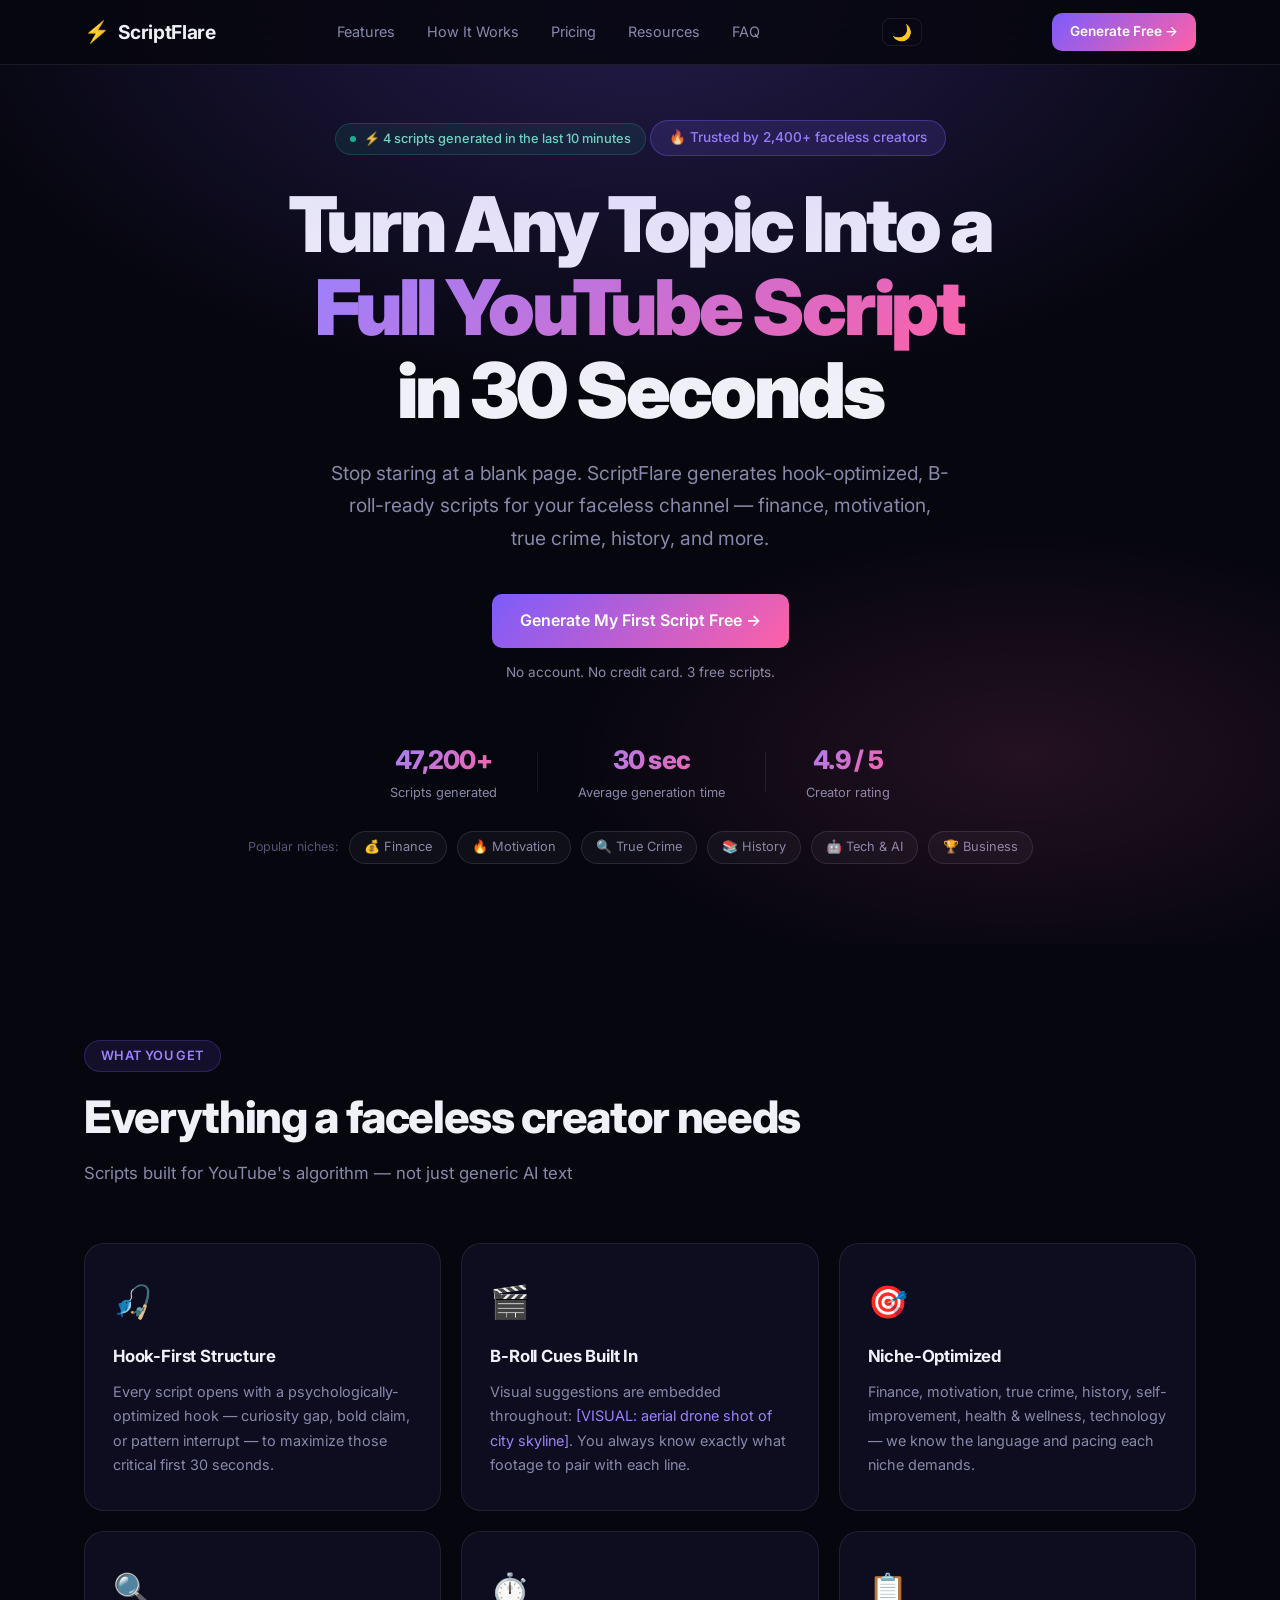
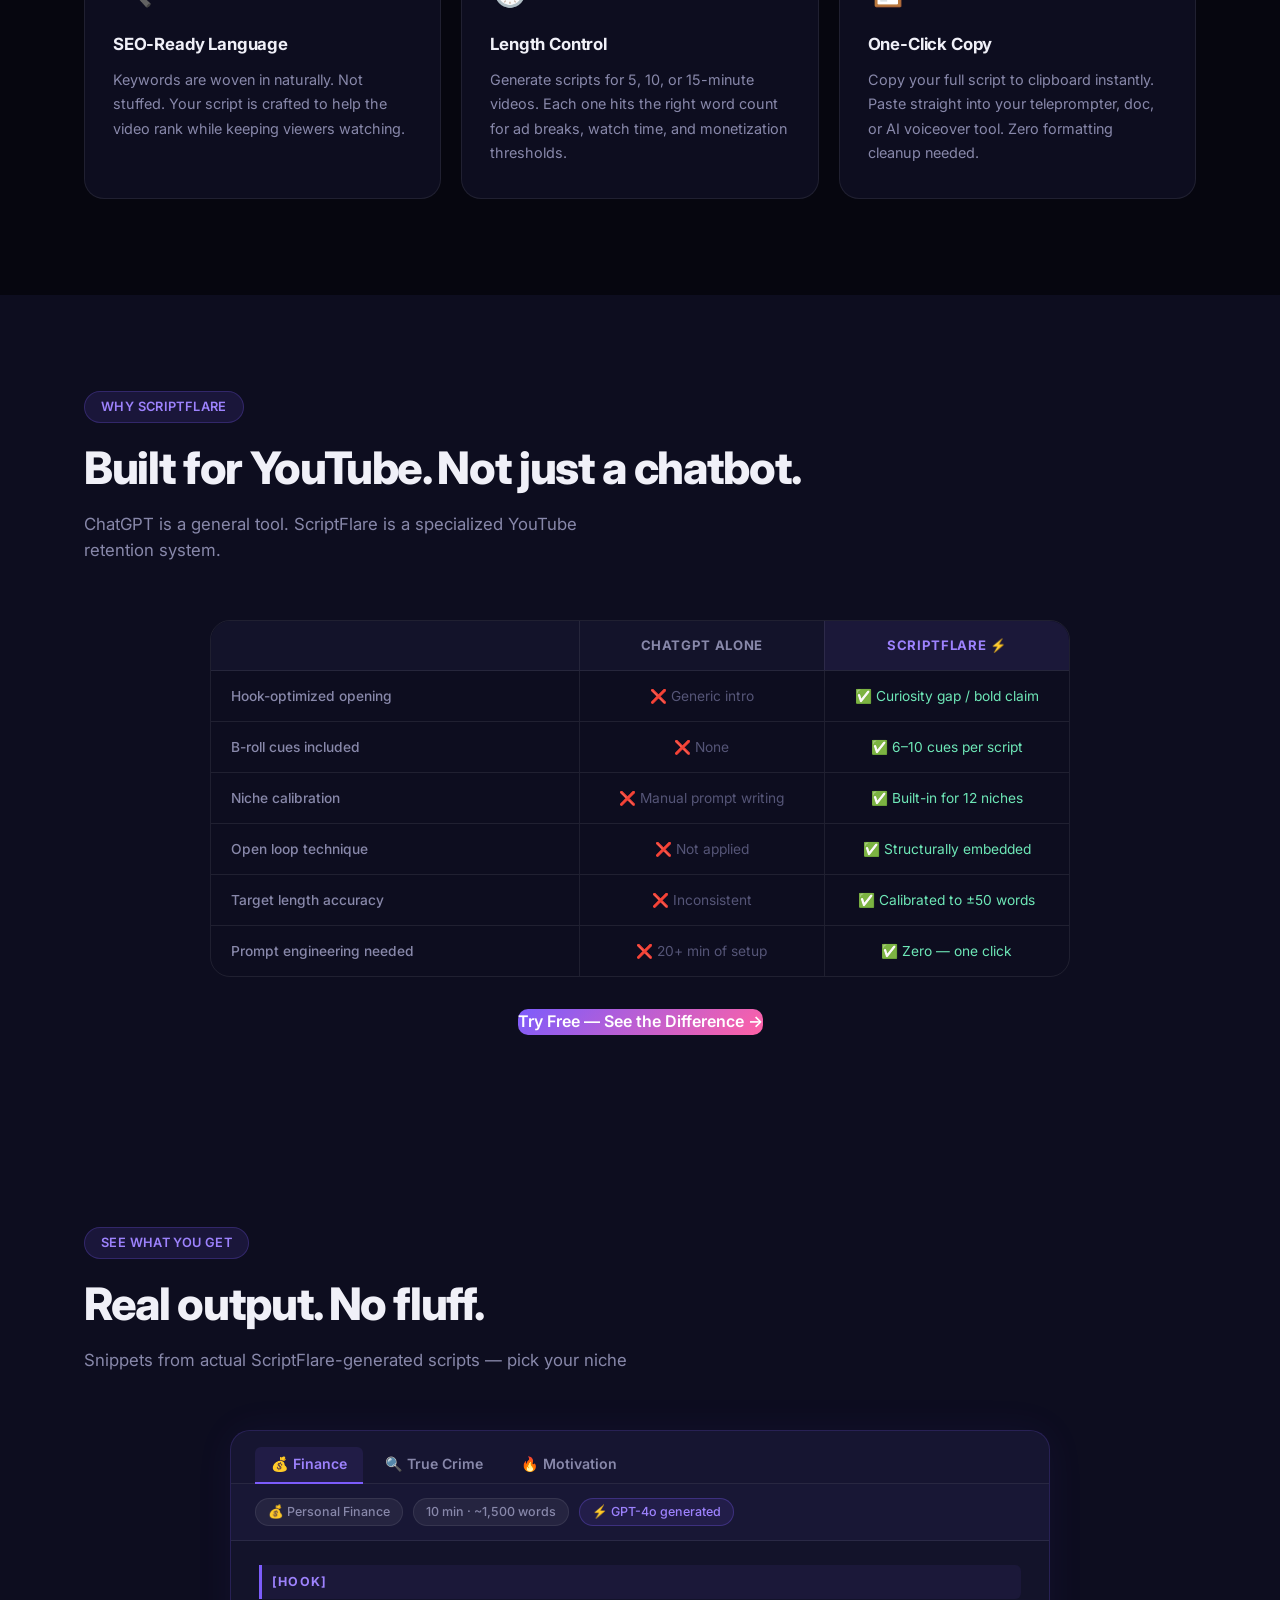
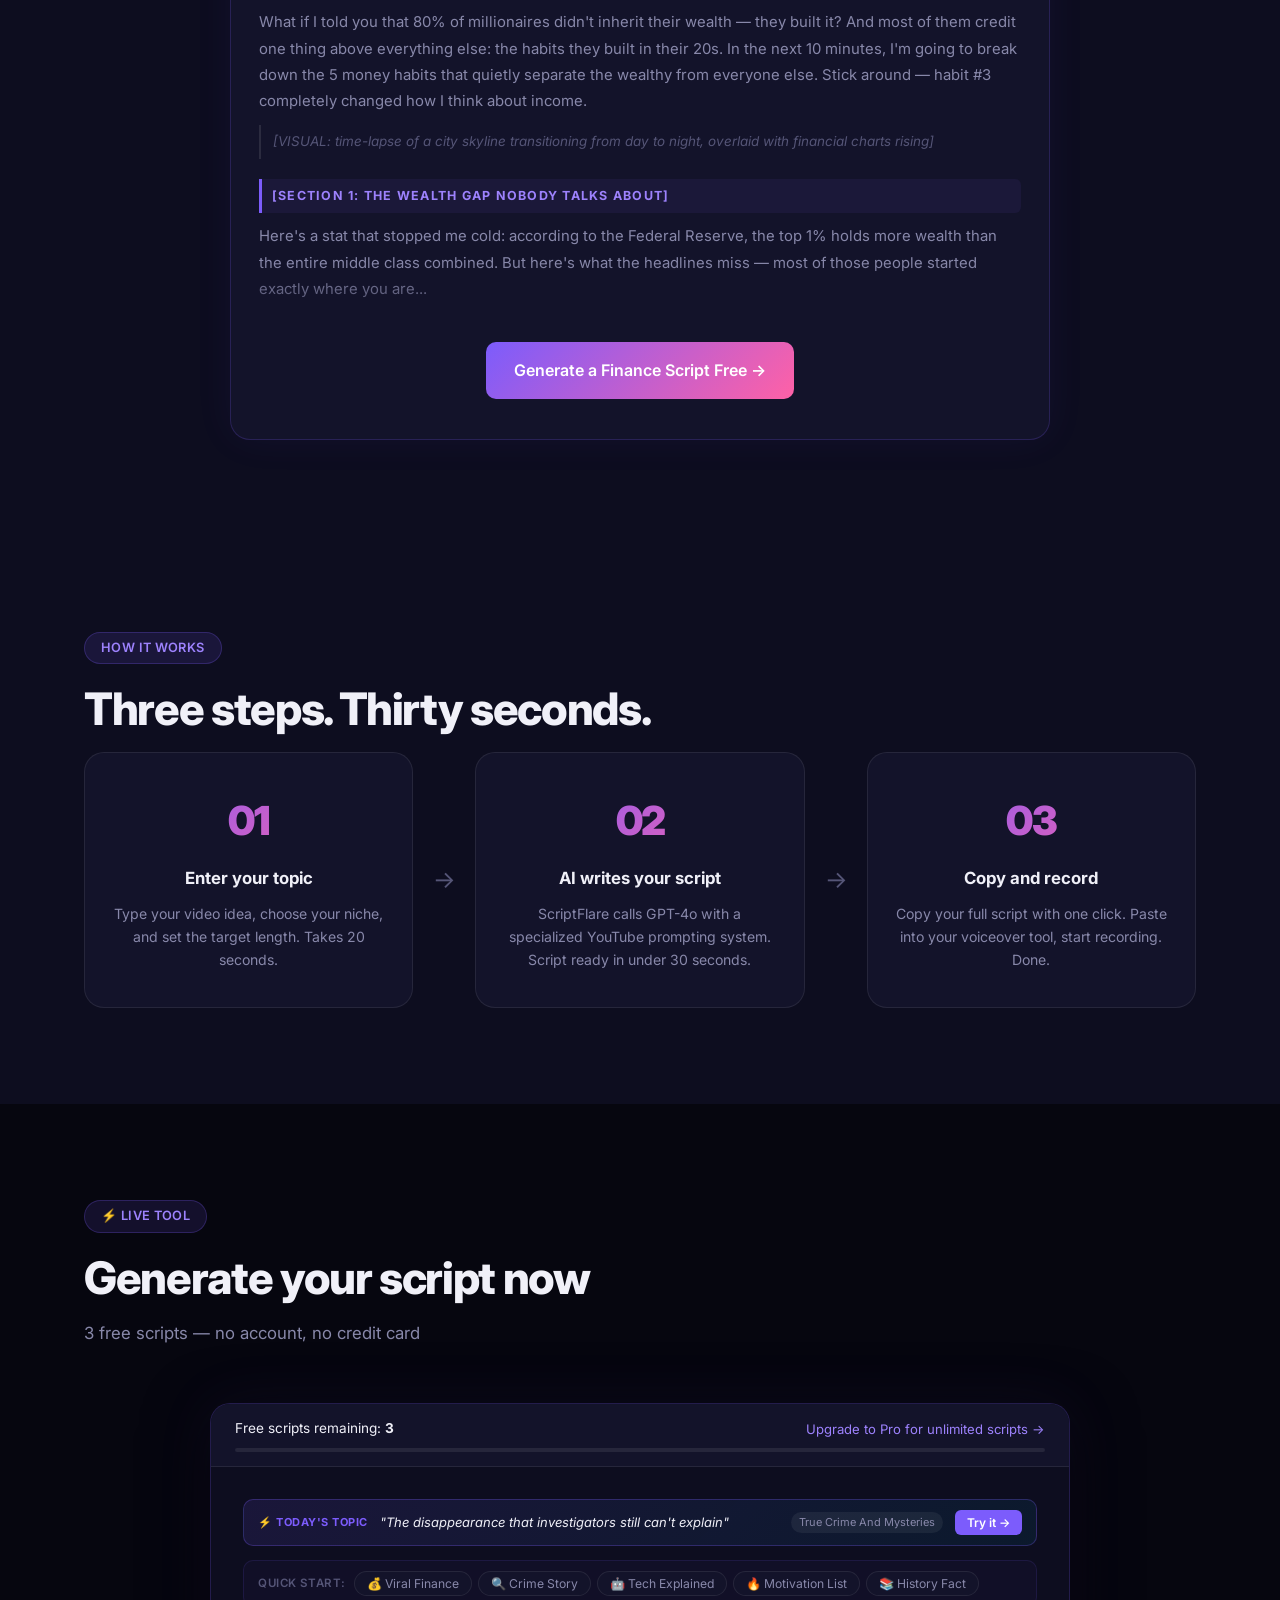
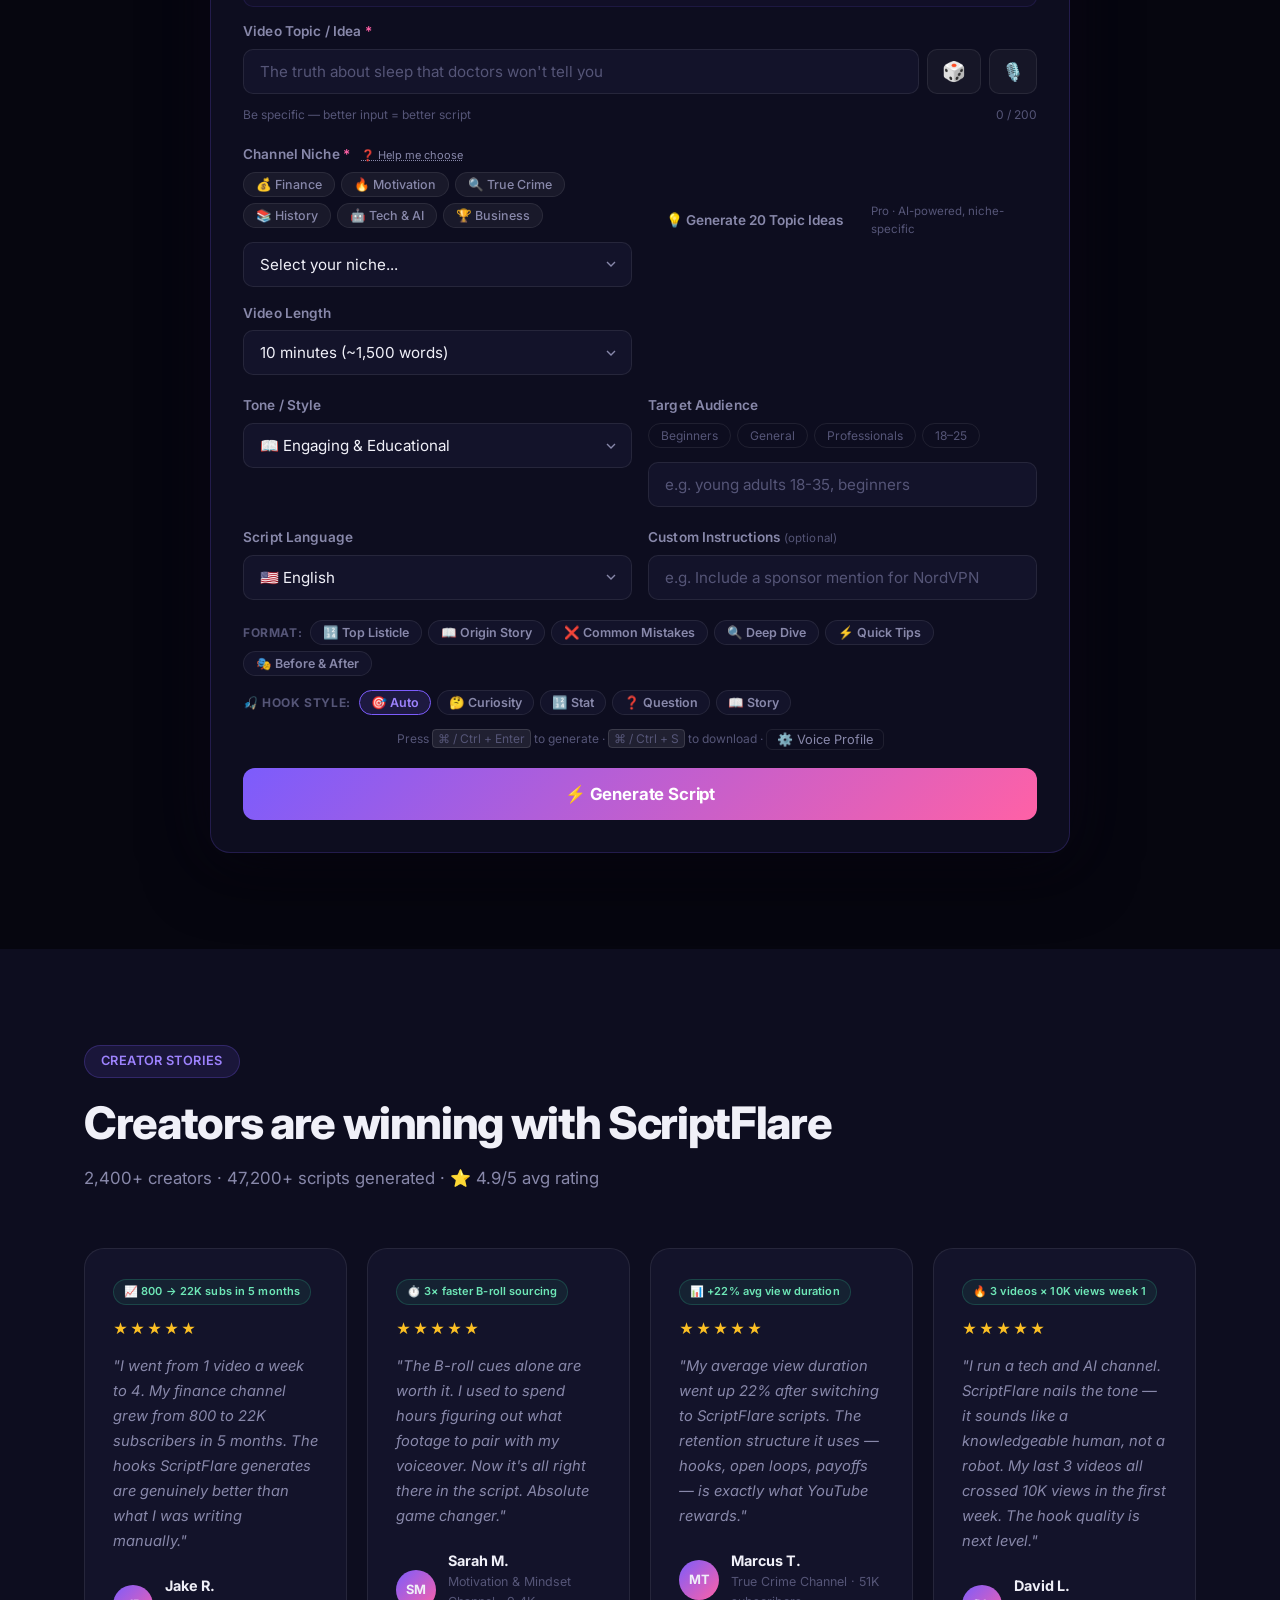
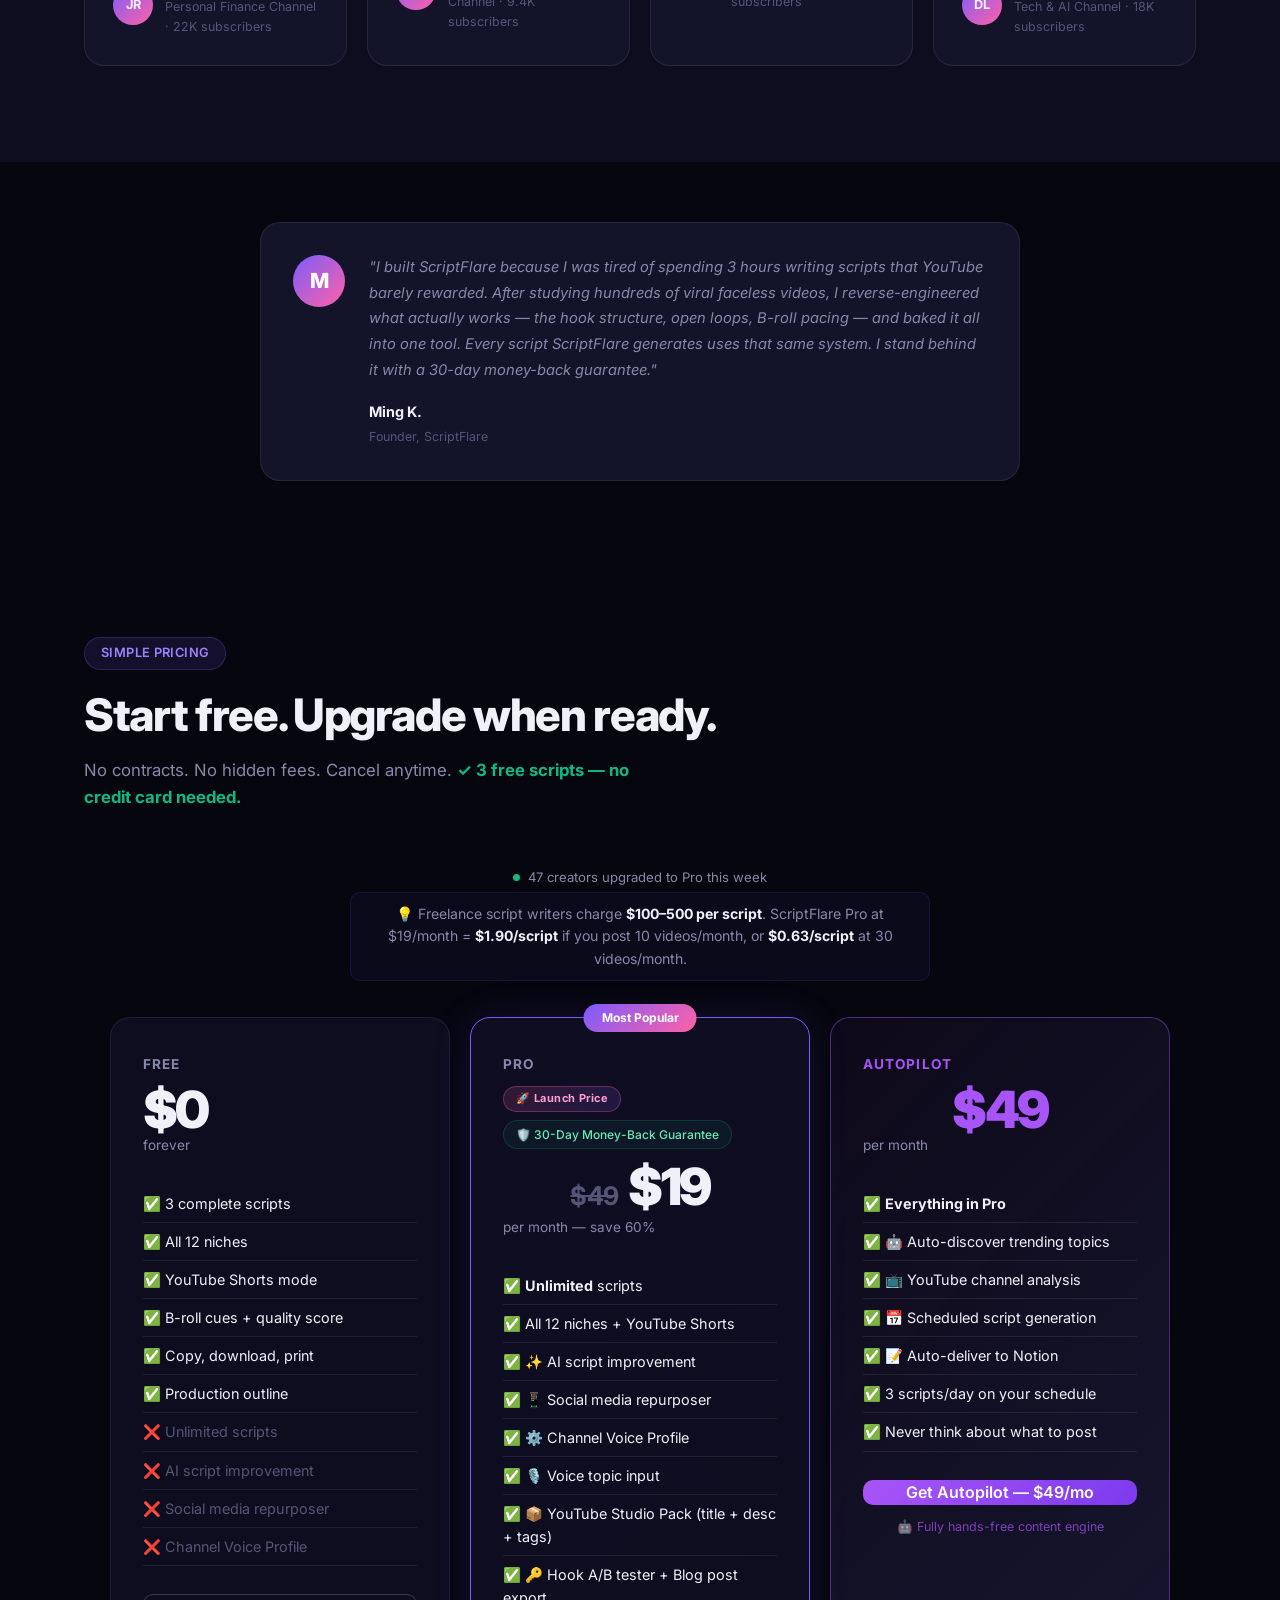
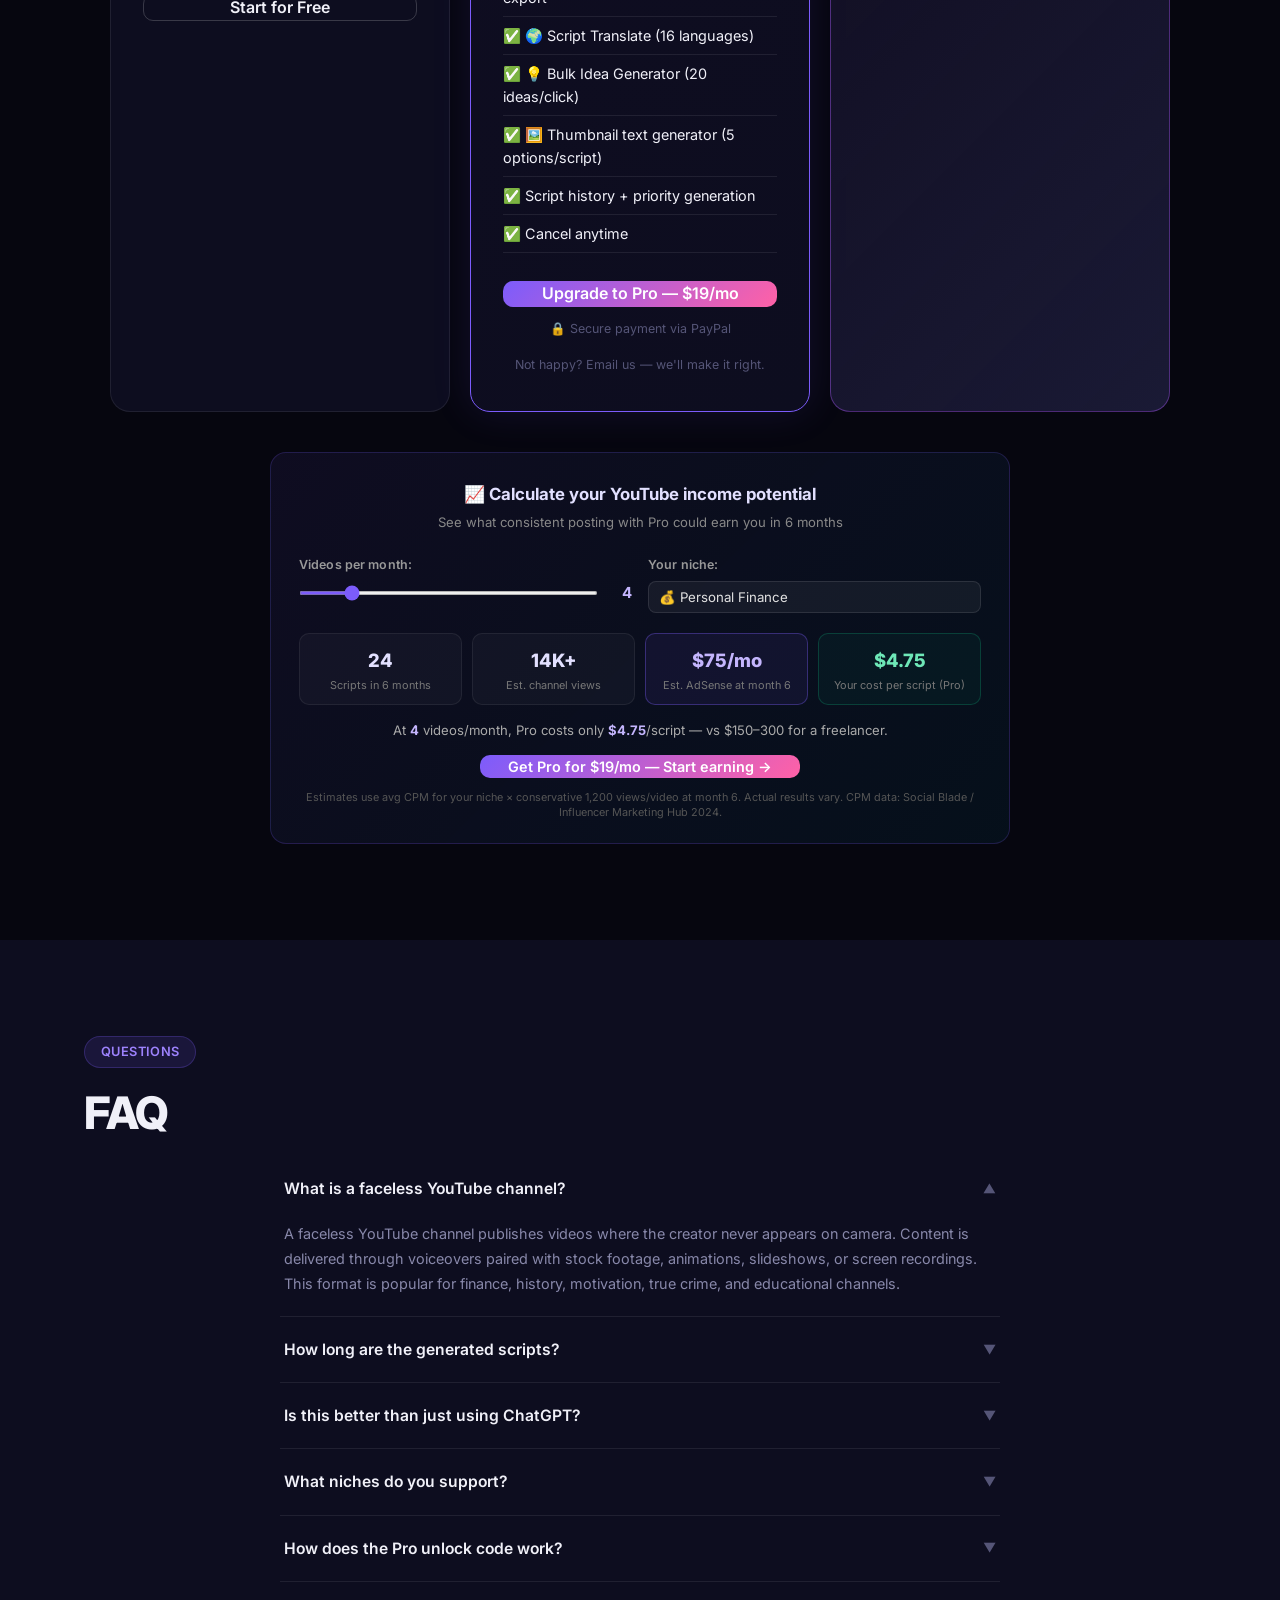
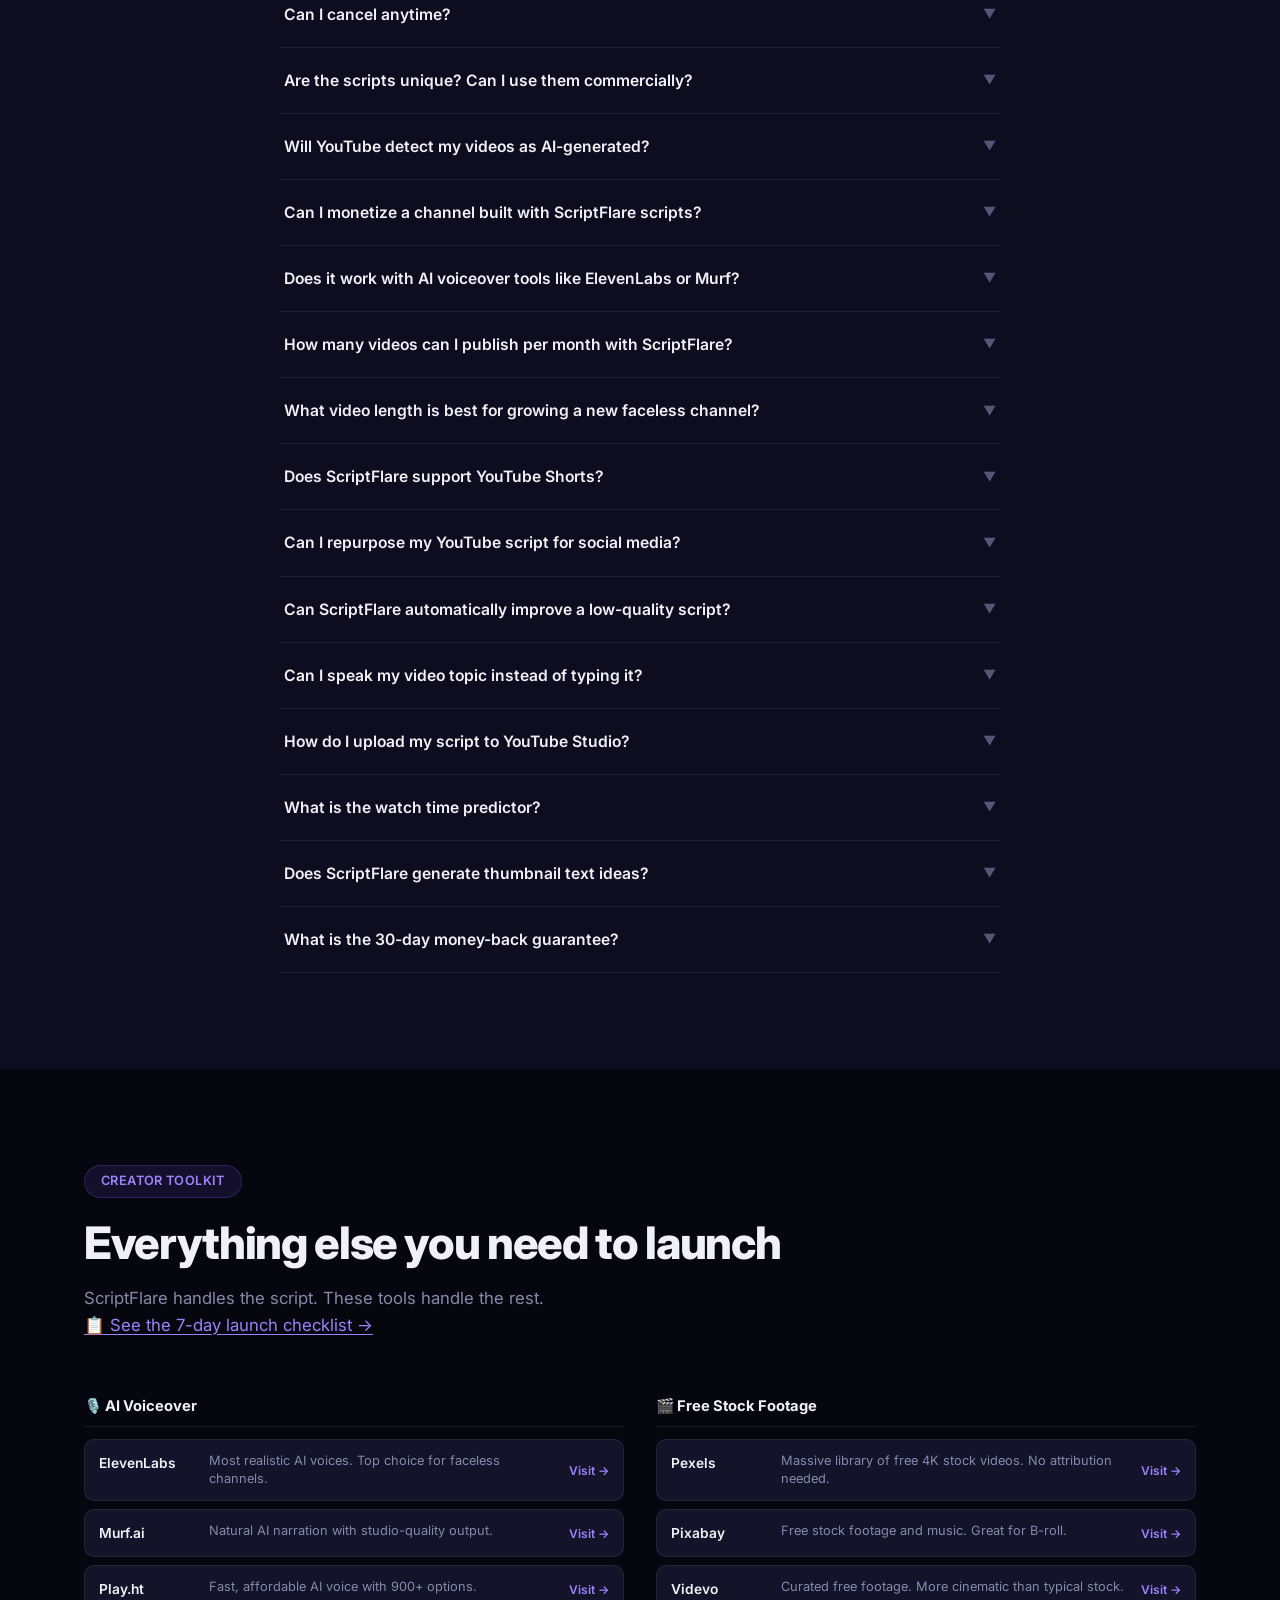
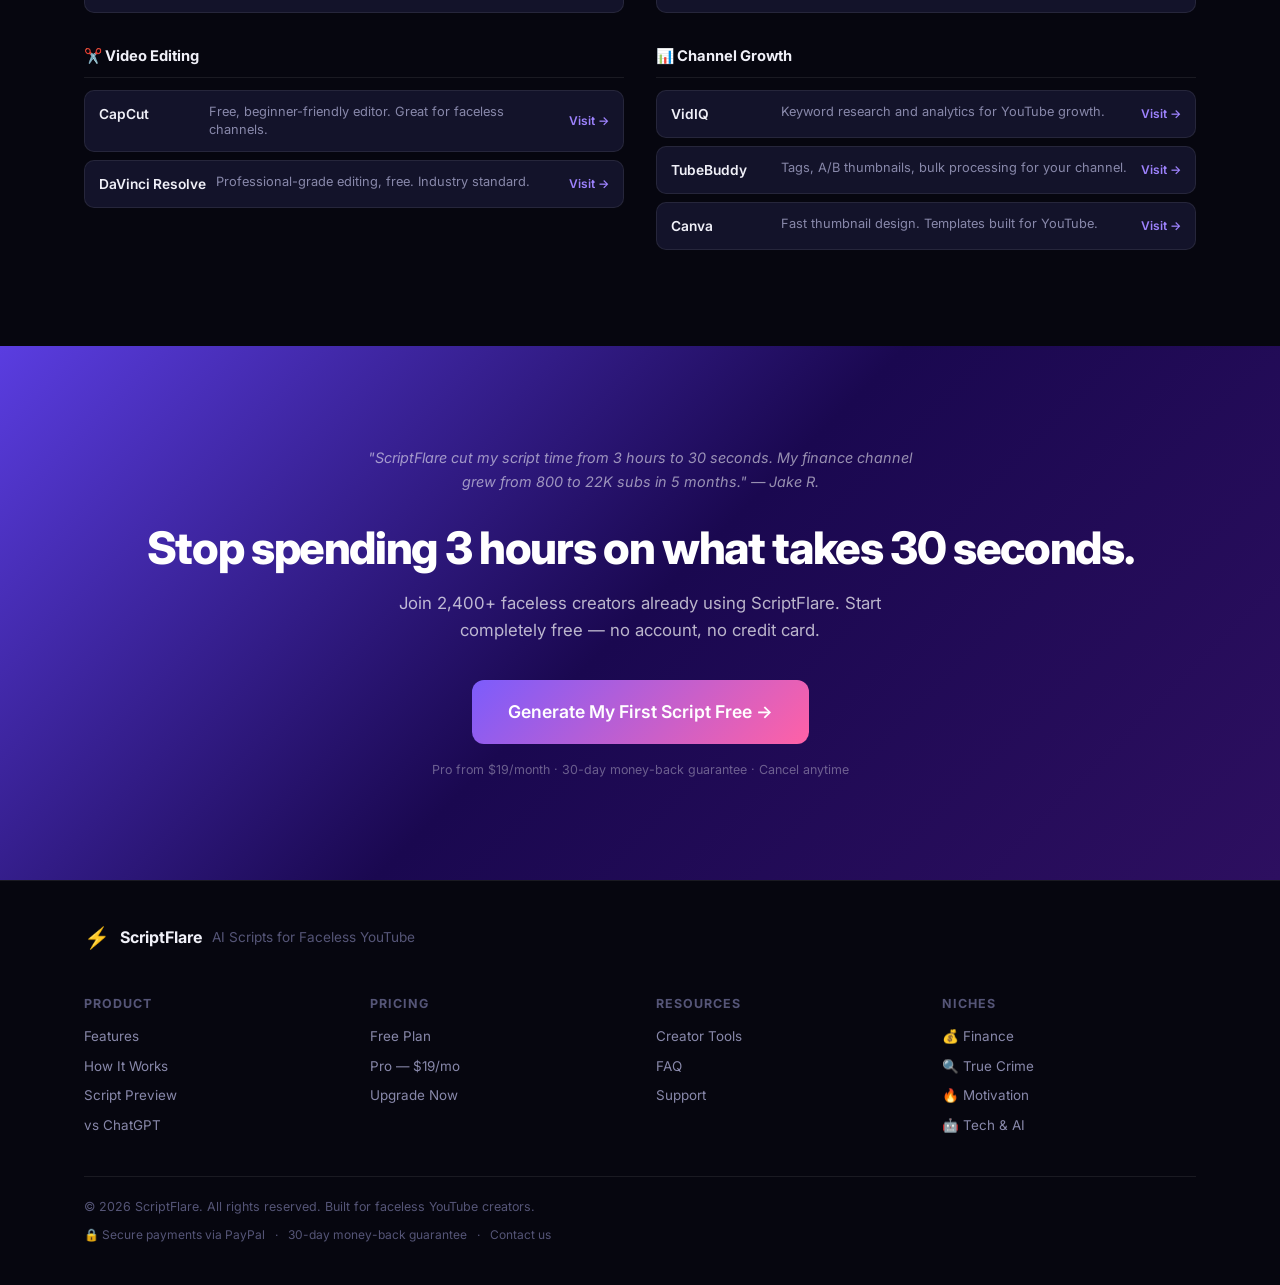
<file: index.html>
<!DOCTYPE html>
<html lang="en">
<head>
  <meta charset="UTF-8" />
  <meta name="viewport" content="width=device-width, initial-scale=1.0" />
  <title>ScriptFlare — AI Script Writer for Faceless YouTube Channels</title>
  <meta name="description" content="ScriptFlare generates complete, hook-optimized YouTube scripts for faceless channels in 30 seconds. Finance, motivation, true crime, history, tech — 12 niches. B-roll cues included. Try 3 scripts free, no account." />
  <meta name="keywords" content="faceless youtube script generator, AI youtube script writer, youtube script tool, faceless youtube channel, youtube script ai" />
  <meta property="og:title" content="ScriptFlare — AI Script Writer for Faceless YouTube" />
  <meta property="og:description" content="Turn any topic into a full YouTube script in 30 seconds. Hook-optimized, B-roll included, niche-ready." />
  <meta property="og:type" content="website" />
  <meta property="og:url" content="https://mingkai1207.github.io/scriptflare/" />
  <meta property="og:site_name" content="ScriptFlare" />
  <meta property="og:image" content="https://mingkai1207.github.io/scriptflare/og.png" />
  <meta property="og:image:width" content="1200" />
  <meta property="og:image:height" content="630" />
  <meta name="twitter:card" content="summary_large_image" />
  <meta name="twitter:title" content="ScriptFlare — AI Script Writer for Faceless YouTube" />
  <meta name="twitter:description" content="Turn any topic into a full YouTube script in 30 seconds. Hook-optimized, B-roll included, niche-ready." />
  <meta name="twitter:image" content="https://mingkai1207.github.io/scriptflare/og.png" />
  <link rel="canonical" href="https://mingkai1207.github.io/scriptflare/" />
  <meta name="theme-color" content="#06060f" />
  <link rel="manifest" href="manifest.json" />
  <link rel="icon" href="data:image/svg+xml,<svg xmlns='http://www.w3.org/2000/svg' viewBox='0 0 100 100'><rect width='100' height='100' rx='20' fill='%2306060f'/><text y='.9em' font-size='80'>⚡</text></svg>" />
  <script type="application/ld+json">
  {
    "@context": "https://schema.org",
    "@type": "SoftwareApplication",
    "name": "ScriptFlare",
    "applicationCategory": "ProductivityApplication",
    "description": "AI script writer for faceless YouTube channels. Generate hook-optimized, B-roll-ready scripts in 30 seconds.",
    "url": "https://mingkai1207.github.io/scriptflare/",
    "offers": [
      {
        "@type": "Offer",
        "price": "0",
        "priceCurrency": "USD",
        "description": "3 free scripts"
      },
      {
        "@type": "Offer",
        "price": "19",
        "priceCurrency": "USD",
        "priceSpecification": {
          "@type": "UnitPriceSpecification",
          "billingDuration": "P1M",
          "billingIncrement": 1
        },
        "description": "Pro plan — unlimited scripts"
      }
    ]
  }
  </script>
  <script type="application/ld+json">
  {
    "@context": "https://schema.org",
    "@type": "FAQPage",
    "mainEntity": [
      {
        "@type": "Question",
        "name": "What is a faceless YouTube channel?",
        "acceptedAnswer": { "@type": "Answer", "text": "A faceless YouTube channel publishes videos where the creator never appears on camera. Content is delivered through voiceovers paired with stock footage, animations, slideshows, or screen recordings. This format is popular for finance, history, motivation, true crime, and educational channels." }
      },
      {
        "@type": "Question",
        "name": "Is ScriptFlare better than just using ChatGPT?",
        "acceptedAnswer": { "@type": "Answer", "text": "Yes, significantly. ChatGPT gives you generic text. ScriptFlare uses a specialized YouTube prompting system that knows about hooks, open loops, retention curves, B-roll pacing, and CTA placement — calibrated for your niche, audience, and target length." }
      },
      {
        "@type": "Question",
        "name": "How long are the generated scripts?",
        "acceptedAnswer": { "@type": "Answer", "text": "You control the length — 5 minutes (~750 words), 8 minutes (~1,200 words), 10 minutes (~1,500 words), 12 minutes (~1,800 words), or 15 minutes (~2,250 words). Each length is calibrated for optimal YouTube ad break placement and watch time." }
      },
      {
        "@type": "Question",
        "name": "Does ScriptFlare work with AI voiceover tools like ElevenLabs or Murf?",
        "acceptedAnswer": { "@type": "Answer", "text": "Yes — ScriptFlare scripts are written to sound natural when spoken aloud, which makes them ideal for AI voiceover tools like ElevenLabs, Murf, or Play.ht. B-roll cues are clearly marked so you always know what footage to overlay." }
      },
      {
        "@type": "Question",
        "name": "How does the Pro unlock code work?",
        "acceptedAnswer": { "@type": "Answer", "text": "After upgrading via PayPal, email liumingkai1207@gmail.com with subject ScriptFlare Pro and your PayPal email. You will receive a unique unlock code within 1 hour. Enter it in the tool to unlock unlimited scripts." }
      },
      {
        "@type": "Question",
        "name": "Can I cancel my ScriptFlare Pro subscription anytime?",
        "acceptedAnswer": { "@type": "Answer", "text": "Yes. Cancel directly through your PayPal account at any time — no questions, no retention flow, no hassle. Your Pro access continues until the end of the current billing period." }
      },
      {
        "@type": "Question",
        "name": "How many videos can I publish per month with ScriptFlare?",
        "acceptedAnswer": { "@type": "Answer", "text": "With Pro, there is no limit. Most successful faceless channels publish 3–5 videos per week, which means 12–20 scripts per month. At $19/month, that works out to under $2 per script — compared to $100–500 from a freelance writer." }
      },
      {
        "@type": "Question",
        "name": "What video length is best for growing a new faceless YouTube channel?",
        "acceptedAnswer": { "@type": "Answer", "text": "For new channels, 8–12 minute videos perform best. They qualify for mid-roll ads once you hit monetization thresholds, while still maintaining high retention. ScriptFlare auto-suggests the optimal length when you select your niche." }
      },
      {
        "@type": "Question",
        "name": "Does ScriptFlare support YouTube Shorts?",
        "acceptedAnswer": { "@type": "Answer", "text": "Yes — ScriptFlare has a dedicated YouTube Shorts mode that generates a 60-second (~150 word) script optimized for vertical video. Select 'YouTube Short (60s)' from the Video Length dropdown. The Shorts prompt skips section headers and focuses on a punchy hook, single-message delivery, 2–3 visual cues, and a crisp verbal CTA." }
      },
      {
        "@type": "Question",
        "name": "Can I repurpose my YouTube script for social media?",
        "acceptedAnswer": { "@type": "Answer", "text": "Yes — Pro users get the Social Media Repurposer. After generating a script, click Repurpose to automatically generate 3 tweets, a LinkedIn post, and an Instagram caption with hashtags, all based on your script." }
      },
      {
        "@type": "Question",
        "name": "Can ScriptFlare automatically improve a low-quality script?",
        "acceptedAnswer": { "@type": "Answer", "text": "Yes — Pro users see an Improve button that analyzes the quality report, identifies gaps like missing hooks or no open loop, and sends targeted AI rewrite instructions. The improved script replaces the original in-place." }
      },
      {
        "@type": "Question",
        "name": "Can I use voice input to enter my video topic?",
        "acceptedAnswer": { "@type": "Answer", "text": "Yes — click the microphone button next to the topic field to use voice input via your browser's Speech Recognition API (Chrome and Edge). Speak your idea naturally and it will be transcribed into the topic field automatically." }
      },
      {
        "@type": "Question",
        "name": "How do I upload my script to YouTube Studio?",
        "acceptedAnswer": { "@type": "Answer", "text": "Pro users can use the YouTube Studio Pack — click the Studio Pack button after generating to see your title, description, hashtags, and tags in one panel. Copy sections individually or everything at once, then paste directly into YouTube Studio." }
      },
      {
        "@type": "Question",
        "name": "What is the watch time predictor in ScriptFlare?",
        "acceptedAnswer": { "@type": "Answer", "text": "ScriptFlare analyzes your script's structure and predicts an audience retention percentage based on hook strength, retention phrases, open loops, B-roll density, and script length — all factors YouTube's algorithm rewards." }
      },
      {
        "@type": "Question",
        "name": "Does ScriptFlare generate thumbnail text ideas?",
        "acceptedAnswer": { "@type": "Answer", "text": "Yes — Pro users can generate 5 thumbnail text options for any script with one click. ScriptFlare creates punchy 1–5 word overlay options across proven styles: Curiosity Gap, Number Hook, Question, Contrast, and Emotion Trigger. Copy any option and paste it into your thumbnail design tool." }
      },
      {
        "@type": "Question",
        "name": "Does ScriptFlare have a money-back guarantee?",
        "acceptedAnswer": { "@type": "Answer", "text": "Yes — ScriptFlare Pro comes with a 30-day money-back guarantee. If you're not satisfied, email liumingkai1207@gmail.com within 30 days for a full refund, no questions asked." }
      }
    ]
  }
  </script>
  <script type="application/ld+json">
  {
    "@context": "https://schema.org",
    "@type": "HowTo",
    "name": "How to generate a YouTube script with ScriptFlare",
    "description": "Generate a full, hook-optimized faceless YouTube script in 30 seconds using ScriptFlare.",
    "step": [
      {
        "@type": "HowToStep",
        "position": 1,
        "name": "Enter your video topic",
        "text": "Type your video idea, choose your niche from 12 options, and set your target video length."
      },
      {
        "@type": "HowToStep",
        "position": 2,
        "name": "AI generates your script",
        "text": "ScriptFlare uses GPT-4o with a specialized YouTube prompting system to write your full script in under 30 seconds."
      },
      {
        "@type": "HowToStep",
        "position": 3,
        "name": "Copy and record",
        "text": "Copy your complete script with one click. Paste it into your AI voiceover tool and start recording."
      }
    ]
  }
  </script>
  <link rel="preconnect" href="https://fonts.googleapis.com" />
  <link rel="preconnect" href="https://fonts.gstatic.com" crossorigin />
  <link href="https://fonts.googleapis.com/css2?family=Inter:wght@300;400;500;600;700;800;900&display=swap" rel="stylesheet" />
  <link rel="stylesheet" href="style.css" />
</head>
<body>

  <!-- NAV -->
  <nav id="navbar">
    <div class="nav-inner">
      <a href="#" class="nav-logo">
        <span class="logo-icon">⚡</span>
        <span>ScriptFlare</span>
      </a>
      <div class="nav-links">
        <a href="#features">Features</a>
        <a href="#how-it-works">How It Works</a>
        <a href="#pricing">Pricing</a>
        <a href="#resources">Resources</a>
        <a href="#faq">FAQ</a>
      </div>
      <button class="theme-toggle" id="theme-toggle" onclick="toggleTheme()" aria-label="Toggle light/dark mode" title="Toggle light/dark mode">🌙</button>
      <a href="#generator" class="btn btn-primary btn-sm nav-cta" id="nav-cta-main">Generate Free →</a>
      <a href="account.html" class="btn btn-primary btn-sm nav-cta" id="nav-account-btn" style="display:none;">👤 Account</a>
      <button class="nav-hamburger" id="nav-hamburger" onclick="toggleMobileNav()" aria-label="Open menu">
        <span></span><span></span><span></span>
      </button>
    </div>
  </nav>

  <!-- HERO -->
  <section id="hero">
    <div class="hero-bg"></div>
    <div class="container">
      <div class="live-ticker" id="live-ticker">
        <span class="live-dot"></span>
        <span id="live-ticker-text">Loading...</span>
      </div>
      <div class="badge">🔥 Trusted by 2,400+ faceless creators</div>
      <h1 class="hero-title">
        Turn Any Topic Into a<br />
        <span class="gradient-text">Full YouTube Script</span><br />
        in 30 Seconds
      </h1>
      <p class="hero-sub">
        Stop staring at a blank page. ScriptFlare generates hook-optimized, B-roll-ready scripts
        for your faceless channel — finance, motivation, true crime, history, and more.
      </p>
      <div class="hero-cta-row">
        <a href="#generator" class="btn btn-primary btn-lg">
          Generate My First Script Free →
        </a>
        <span class="hero-note">No account. No credit card. 3 free scripts.</span>
      </div>
      <div class="hero-stats">
        <div class="stat">
          <span class="stat-num" data-count="47200" data-suffix="+">47,200+</span>
          <span class="stat-label">Scripts generated</span>
        </div>
        <div class="stat-divider"></div>
        <div class="stat">
          <span class="stat-num">30 sec</span>
          <span class="stat-label">Average generation time</span>
        </div>
        <div class="stat-divider"></div>
        <div class="stat">
          <span class="stat-num" data-count="49" data-suffix=" / 5" data-decimal="10">4.9 / 5</span>
          <span class="stat-label">Creator rating</span>
        </div>
      </div>
      <div class="hero-niches">
        <span class="hero-niche-label">Popular niches:</span>
        <a href="#generator" class="hero-niche-chip" onclick="jumpToGenerator('personal finance')">💰 Finance</a>
        <a href="#generator" class="hero-niche-chip" onclick="jumpToGenerator('motivation and mindset')">🔥 Motivation</a>
        <a href="#generator" class="hero-niche-chip" onclick="jumpToGenerator('true crime and mysteries')">🔍 True Crime</a>
        <a href="#generator" class="hero-niche-chip" onclick="jumpToGenerator('history and facts')">📚 History</a>
        <a href="#generator" class="hero-niche-chip" onclick="jumpToGenerator('technology and AI')">🤖 Tech & AI</a>
        <a href="#generator" class="hero-niche-chip" onclick="jumpToGenerator('business and entrepreneurship')">🏆 Business</a>
      </div>
    </div>
  </section>

  <!-- FEATURES -->
  <section id="features">
    <div class="container">
      <div class="section-badge">What you get</div>
      <h2 class="section-title">Everything a faceless creator needs</h2>
      <p class="section-sub">Scripts built for YouTube's algorithm — not just generic AI text</p>
      <div class="features-grid">
        <div class="feature-card reveal">
          <div class="feature-icon">🎣</div>
          <h3>Hook-First Structure</h3>
          <p>Every script opens with a psychologically-optimized hook — curiosity gap, bold claim, or pattern interrupt — to maximize those critical first 30 seconds.</p>
        </div>
        <div class="feature-card reveal reveal-delay-1">
          <div class="feature-icon">🎬</div>
          <h3>B-Roll Cues Built In</h3>
          <p>Visual suggestions are embedded throughout: <em>[VISUAL: aerial drone shot of city skyline]</em>. You always know exactly what footage to pair with each line.</p>
        </div>
        <div class="feature-card reveal reveal-delay-2">
          <div class="feature-icon">🎯</div>
          <h3>Niche-Optimized</h3>
          <p>Finance, motivation, true crime, history, self-improvement, health & wellness, technology — we know the language and pacing each niche demands.</p>
        </div>
        <div class="feature-card reveal">
          <div class="feature-icon">🔍</div>
          <h3>SEO-Ready Language</h3>
          <p>Keywords are woven in naturally. Not stuffed. Your script is crafted to help the video rank while keeping viewers watching.</p>
        </div>
        <div class="feature-card reveal reveal-delay-1">
          <div class="feature-icon">⏱️</div>
          <h3>Length Control</h3>
          <p>Generate scripts for 5, 10, or 15-minute videos. Each one hits the right word count for ad breaks, watch time, and monetization thresholds.</p>
        </div>
        <div class="feature-card reveal reveal-delay-2">
          <div class="feature-icon">📋</div>
          <h3>One-Click Copy</h3>
          <p>Copy your full script to clipboard instantly. Paste straight into your teleprompter, doc, or AI voiceover tool. Zero formatting cleanup needed.</p>
        </div>
      </div>
    </div>
  </section>

  <!-- COMPARISON -->
  <section id="comparison">
    <div class="container">
      <div class="section-badge">Why ScriptFlare</div>
      <h2 class="section-title">Built for YouTube. Not just a chatbot.</h2>
      <p class="section-sub">ChatGPT is a general tool. ScriptFlare is a specialized YouTube retention system.</p>
      <div class="comparison-table reveal">
        <div class="compare-header">
          <div class="compare-col col-feature"></div>
          <div class="compare-col col-gpt">ChatGPT alone</div>
          <div class="compare-col col-sf">ScriptFlare ⚡</div>
        </div>
        <div class="compare-row">
          <div class="compare-col col-feature">Hook-optimized opening</div>
          <div class="compare-col col-gpt col-no">❌ Generic intro</div>
          <div class="compare-col col-sf col-yes">✅ Curiosity gap / bold claim</div>
        </div>
        <div class="compare-row">
          <div class="compare-col col-feature">B-roll cues included</div>
          <div class="compare-col col-gpt col-no">❌ None</div>
          <div class="compare-col col-sf col-yes">✅ 6–10 cues per script</div>
        </div>
        <div class="compare-row">
          <div class="compare-col col-feature">Niche calibration</div>
          <div class="compare-col col-gpt col-no">❌ Manual prompt writing</div>
          <div class="compare-col col-sf col-yes">✅ Built-in for 12 niches</div>
        </div>
        <div class="compare-row">
          <div class="compare-col col-feature">Open loop technique</div>
          <div class="compare-col col-gpt col-no">❌ Not applied</div>
          <div class="compare-col col-sf col-yes">✅ Structurally embedded</div>
        </div>
        <div class="compare-row">
          <div class="compare-col col-feature">Target length accuracy</div>
          <div class="compare-col col-gpt col-no">❌ Inconsistent</div>
          <div class="compare-col col-sf col-yes">✅ Calibrated to ±50 words</div>
        </div>
        <div class="compare-row">
          <div class="compare-col col-feature">Prompt engineering needed</div>
          <div class="compare-col col-gpt col-no">❌ 20+ min of setup</div>
          <div class="compare-col col-sf col-yes">✅ Zero — one click</div>
        </div>
      </div>
      <div class="compare-cta">
        <a href="#generator" class="btn btn-primary">Try Free — See the Difference →</a>
      </div>
    </div>
  </section>

  <!-- SCRIPT PREVIEW -->
  <section id="script-preview">
    <div class="container">
      <div class="section-badge">See what you get</div>
      <h2 class="section-title">Real output. No fluff.</h2>
      <p class="section-sub">Snippets from actual ScriptFlare-generated scripts — pick your niche</p>
      <div class="preview-wrapper reveal">
        <div class="preview-tabs">
          <button class="preview-tab active" onclick="switchPreview(this, 'prev-finance')">💰 Finance</button>
          <button class="preview-tab" onclick="switchPreview(this, 'prev-truecrime')">🔍 True Crime</button>
          <button class="preview-tab" onclick="switchPreview(this, 'prev-motivation')">🔥 Motivation</button>
        </div>

        <!-- Finance -->
        <div class="preview-panel active" id="prev-finance">
          <div class="preview-meta">
            <span class="preview-tag">💰 Personal Finance</span>
            <span class="preview-tag">10 min · ~1,500 words</span>
            <span class="preview-tag preview-tag-live">⚡ GPT-4o generated</span>
          </div>
          <div class="preview-content">
            <div class="preview-section-header">[HOOK]</div>
            <p>What if I told you that 80% of millionaires didn't inherit their wealth — they built it? And most of them credit one thing above everything else: the habits they built in their 20s. In the next 10 minutes, I'm going to break down the 5 money habits that quietly separate the wealthy from everyone else. Stick around — habit #3 completely changed how I think about income.</p>
            <div class="preview-visual">[VISUAL: time-lapse of a city skyline transitioning from day to night, overlaid with financial charts rising]</div>
            <div class="preview-section-header">[SECTION 1: The Wealth Gap Nobody Talks About]</div>
            <p>Here's a stat that stopped me cold: according to the Federal Reserve, the top 1% holds more wealth than the entire middle class combined. But here's what the headlines miss — most of those people started exactly where you are...</p>
            <div class="preview-fade"><div class="preview-blur-overlay">
              <a href="#generator" class="btn btn-primary btn-lg" onclick="jumpToGenerator('personal finance')">Generate a Finance Script Free →</a>
            </div></div>
          </div>
        </div>

        <!-- True Crime -->
        <div class="preview-panel" id="prev-truecrime">
          <div class="preview-meta">
            <span class="preview-tag">🔍 True Crime</span>
            <span class="preview-tag">12 min · ~1,800 words</span>
            <span class="preview-tag preview-tag-live">⚡ GPT-4o generated</span>
          </div>
          <div class="preview-content">
            <div class="preview-section-header">[HOOK]</div>
            <p>On the night of March 12th, 2017, a woman vanished without a trace from a small town in rural Ohio. Her car was found three miles away — keys in the ignition, phone on the seat. The security footage showed something investigators couldn't explain for two years. Today I'm walking you through every detail of a case that still doesn't have all the answers.</p>
            <div class="preview-visual">[VISUAL: slow pan across old crime scene photographs, detective's evidence board, dimly lit hallway]</div>
            <div class="preview-section-header">[SECTION 1: The Night Everything Changed]</div>
            <p>Most cold cases start with a missing person report that nobody takes seriously at first. This one was different from the moment the call came in. The 911 dispatcher later said it was the calmest missing persons report she'd ever received...</p>
            <div class="preview-fade"><div class="preview-blur-overlay">
              <a href="#generator" class="btn btn-primary btn-lg" onclick="jumpToGenerator('true crime and mysteries')">Generate a True Crime Script Free →</a>
            </div></div>
          </div>
        </div>

        <!-- Motivation -->
        <div class="preview-panel" id="prev-motivation">
          <div class="preview-meta">
            <span class="preview-tag">🔥 Motivation & Mindset</span>
            <span class="preview-tag">8 min · ~1,200 words</span>
            <span class="preview-tag preview-tag-live">⚡ GPT-4o generated</span>
          </div>
          <div class="preview-content">
            <div class="preview-section-header">[HOOK]</div>
            <p>Most people are waiting for the right moment to start. The right moment to quit the job they hate. The right moment to launch the business. The right moment to get in shape. I'm about to tell you something uncomfortable: that moment is never coming. The people who actually change their lives don't wait for it — they understand something everyone else doesn't.</p>
            <div class="preview-visual">[VISUAL: slow motion — person waking at dawn, lacing up running shoes, fog over an empty street]</div>
            <div class="preview-section-header">[SECTION 1: The Waiting Trap]</div>
            <p>There's a psychological principle called "temporal self-appraisal." It explains why your future self always seems more capable than your present self. And it's exactly why most people stay stuck...</p>
            <div class="preview-fade"><div class="preview-blur-overlay">
              <a href="#generator" class="btn btn-primary btn-lg" onclick="jumpToGenerator('motivation and mindset')">Generate a Motivation Script Free →</a>
            </div></div>
          </div>
        </div>

      </div>
    </div>
  </section>

  <!-- HOW IT WORKS -->
  <section id="how-it-works">
    <div class="container">
      <div class="section-badge">How it works</div>
      <h2 class="section-title">Three steps. Thirty seconds.</h2>
      <div class="steps-row">
        <div class="step-card reveal">
          <div class="step-num">01</div>
          <h3>Enter your topic</h3>
          <p>Type your video idea, choose your niche, and set the target length. Takes 20 seconds.</p>
        </div>
        <div class="step-arrow">→</div>
        <div class="step-card reveal reveal-delay-2">
          <div class="step-num">02</div>
          <h3>AI writes your script</h3>
          <p>ScriptFlare calls GPT-4o with a specialized YouTube prompting system. Script ready in under 30 seconds.</p>
        </div>
        <div class="step-arrow">→</div>
        <div class="step-card reveal reveal-delay-4">
          <div class="step-num">03</div>
          <h3>Copy and record</h3>
          <p>Copy your full script with one click. Paste into your voiceover tool, start recording. Done.</p>
        </div>
      </div>
    </div>
  </section>

  <!-- GENERATOR APP -->
  <section id="generator">
    <div class="container">
      <div class="section-badge">⚡ Live Tool</div>
      <h2 class="section-title">Generate your script now</h2>
      <p class="section-sub">3 free scripts — no account, no credit card</p>

      <div class="app-wrapper">
        <!-- USAGE BAR -->
        <div class="usage-bar" id="usage-bar">
          <div class="usage-info">
            <span id="usage-label">Free scripts remaining: <strong id="usage-count">3</strong></span>
            <div class="usage-bar-right">
              <button class="btn-stats-toggle" id="stats-toggle-btn" onclick="toggleCreatorStats()" title="Your creator stats" style="display:none">📊</button>
              <a href="#pricing" class="usage-tip">Upgrade to Pro for unlimited scripts →</a>
            </div>
          </div>
          <div class="usage-track">
            <div class="usage-fill" id="usage-fill"></div>
          </div>
        </div>
        <!-- CREATOR STATS PANEL -->
        <div class="creator-stats hidden" id="creator-stats"></div>

        <!-- FORM -->
        <div class="gen-form" id="gen-form">
          <!-- Daily Topic Banner -->
          <div class="daily-topic-banner hidden" id="daily-topic-banner"></div>
          <!-- Quick-Start Presets -->
          <div class="qs-row" id="qs-row">
            <span class="qs-label">Quick start:</span>
            <button type="button" class="qs-chip" onclick="applyPreset('finance-viral')">💰 Viral Finance</button>
            <button type="button" class="qs-chip" onclick="applyPreset('crime-story')">🔍 Crime Story</button>
            <button type="button" class="qs-chip" onclick="applyPreset('tech-explained')">🤖 Tech Explained</button>
            <button type="button" class="qs-chip" onclick="applyPreset('motivation-list')">🔥 Motivation List</button>
            <button type="button" class="qs-chip" onclick="applyPreset('history-fact')">📚 History Fact</button>
          </div>
          <div class="form-row">
            <div class="form-group full">
              <label for="topic">Video Topic / Idea <span class="required">*</span></label>
              <div class="topic-input-row">
                <input type="text" id="topic" placeholder="e.g. 5 habits that made me a millionaire before 30" maxlength="200" oninput="updateTopicCounter(); detectNicheFromTopic(); updateViralScore(); hideTopicStarters()" />
                <button type="button" class="btn-surprise" onclick="surpriseTopic()" title="Pick a random trending topic">🎲</button>
                <button type="button" class="btn-mic" id="btn-mic" onclick="startVoiceInput()" title="Speak your topic idea">🎙️</button>
              </div>
              <div class="form-hint-row">
                <span class="form-hint">Be specific — better input = better script</span>
                <span class="topic-counter" id="topic-counter">0 / 200</span>
              </div>
              <div class="viral-score-row hidden" id="viral-score-row">
                <span class="vs-label">Viral potential:</span>
                <div class="vs-bars" id="vs-bars"></div>
                <span class="vs-grade" id="vs-grade"></span>
                <span class="vs-tip" id="vs-tip"></span>
              </div>
              <div class="topic-history hidden" id="topic-history">
                <span class="topic-history-label">Recent:</span>
                <div class="topic-history-chips" id="topic-history-chips"></div>
              </div>
              <div class="topic-starters hidden" id="topic-starters">
                <span class="ts-label">✨ Popular in your niche — click to use:</span>
                <div class="ts-chips" id="ts-chips"></div>
              </div>
            </div>
          </div>
          <div class="form-row two-col">
            <div class="form-group">
              <label for="niche">Channel Niche <span class="required">*</span> <button type="button" class="niche-quiz-trigger" onclick="openNicheQuiz()" title="Not sure? Take the 30-second quiz">❓ Help me choose</button></label>
              <div class="niche-pills">
                <button type="button" class="niche-pill" onclick="pickNiche('personal finance')">💰 Finance</button>
                <button type="button" class="niche-pill" onclick="pickNiche('motivation and mindset')">🔥 Motivation</button>
                <button type="button" class="niche-pill" onclick="pickNiche('true crime and mysteries')">🔍 True Crime</button>
                <button type="button" class="niche-pill" onclick="pickNiche('history and facts')">📚 History</button>
                <button type="button" class="niche-pill" onclick="pickNiche('technology and AI')">🤖 Tech & AI</button>
                <button type="button" class="niche-pill" onclick="pickNiche('business and entrepreneurship')">🏆 Business</button>
              </div>
              <select id="niche" onchange="onNicheSelectChange(this.value)">
                <option value="">Select your niche...</option>
                <option value="personal finance">💰 Personal Finance</option>
                <option value="motivation and mindset">🔥 Motivation & Mindset</option>
                <option value="self-improvement">📈 Self-Improvement</option>
                <option value="true crime and mysteries">🔍 True Crime & Mysteries</option>
                <option value="history and facts">📚 History & Facts</option>
                <option value="health and wellness">💪 Health & Wellness</option>
                <option value="technology and AI">🤖 Technology & AI</option>
                <option value="business and entrepreneurship">🏆 Business & Entrepreneurship</option>
                <option value="relationships and psychology">🧠 Relationships & Psychology</option>
                <option value="travel and geography">🌍 Travel & Geography</option>
                <option value="spirituality and philosophy">✨ Spirituality & Philosophy</option>
                <option value="news and current events">📰 News & Current Events</option>
              </select>
            </div>
            <div id="niche-revenue" class="niche-revenue hidden"></div>
            <div id="niche-social-proof" class="niche-social-proof hidden"></div>
            <div class="bulk-ideas-row">
              <button type="button" class="btn btn-ghost btn-sm bulk-ideas-btn" onclick="showBulkIdeas()" id="bulk-ideas-btn">💡 Generate 20 Topic Ideas</button>
              <span class="bulk-ideas-hint">Pro · AI-powered, niche-specific</span>
            </div>
            <div class="bulk-ideas-panel hidden" id="bulk-ideas-panel"></div>
            <div class="form-group">
              <label for="length">Video Length</label>
              <select id="length">
                <option value="short">⚡ YouTube Short (60s / ~150 words)</option>
                <option value="5">5 minutes (~750 words)</option>
                <option value="8">8 minutes (~1,200 words)</option>
                <option value="10" selected>10 minutes (~1,500 words)</option>
                <option value="12">12 minutes (~1,800 words)</option>
                <option value="15">15 minutes (~2,250 words)</option>
              </select>
            </div>
          </div>
          <div class="form-row two-col">
            <div class="form-group">
              <label for="tone">Tone / Style</label>
              <select id="tone">
                <option value="engaging and educational">📖 Engaging & Educational</option>
                <option value="storytelling and narrative">🗣️ Storytelling & Narrative</option>
                <option value="listicle and punchy">📋 Listicle (Top 5, Top 10...)</option>
                <option value="documentary-style">🎥 Documentary Style</option>
                <option value="conversational and casual">💬 Conversational & Casual</option>
                <option value="dramatic and intense">⚡ Dramatic & Intense</option>
              </select>
            </div>
            <div class="form-group">
              <label for="audience">Target Audience</label>
              <div class="audience-presets">
                <button type="button" class="audience-preset" onclick="setAudience('beginners just starting out')">Beginners</button>
                <button type="button" class="audience-preset" onclick="setAudience('general YouTube audience 18-35')">General</button>
                <button type="button" class="audience-preset" onclick="setAudience('busy professionals 25-45')">Professionals</button>
                <button type="button" class="audience-preset" onclick="setAudience('young adults 18-25')">18–25</button>
              </div>
              <input type="text" id="audience" placeholder="e.g. young adults 18-35, beginners" maxlength="100" />
            </div>
          </div>

          <div class="form-row two-col">
            <div class="form-group">
              <label for="script-lang">Script Language</label>
              <select id="script-lang">
                <option value="English">🇺🇸 English</option>
                <option value="Spanish">🇪🇸 Spanish</option>
                <option value="Portuguese (Brazilian)">🇧🇷 Portuguese (Brazil)</option>
                <option value="French">🇫🇷 French</option>
                <option value="German">🇩🇪 German</option>
                <option value="Hindi">🇮🇳 Hindi</option>
                <option value="Indonesian">🇮🇩 Indonesian</option>
              </select>
            </div>
            <div class="form-group">
              <label for="custom-notes">Custom Instructions <span class="optional-label">(optional)</span></label>
              <input type="text" id="custom-notes" placeholder="e.g. Include a sponsor mention for NordVPN" maxlength="200" />
            </div>
          </div>

          <div class="format-templates">
            <span class="ft-label">Format:</span>
            <button type="button" class="ft-chip" onclick="applyTemplate('listicle')">🔢 Top Listicle</button>
            <button type="button" class="ft-chip" onclick="applyTemplate('story')">📖 Origin Story</button>
            <button type="button" class="ft-chip" onclick="applyTemplate('mistakes')">❌ Common Mistakes</button>
            <button type="button" class="ft-chip" onclick="applyTemplate('deepdive')">🔍 Deep Dive</button>
            <button type="button" class="ft-chip" onclick="applyTemplate('quicktips')">⚡ Quick Tips</button>
            <button type="button" class="ft-chip" onclick="applyTemplate('transformation')">🎭 Before &amp; After</button>
          </div>
          <div class="hook-type-row">
            <span class="ht-label">🎣 Hook style:</span>
            <button type="button" class="ht-chip ht-active" data-ht="auto" onclick="setHookType('auto')" title="AI picks the best hook for your topic">🎯 Auto</button>
            <button type="button" class="ht-chip" data-ht="curiosity" onclick="setHookType('curiosity')" title="Create a curiosity gap that demands to be filled">🤔 Curiosity</button>
            <button type="button" class="ht-chip" data-ht="stat" onclick="setHookType('stat')" title="Open with a shocking, specific statistic">🔢 Stat</button>
            <button type="button" class="ht-chip" data-ht="question" onclick="setHookType('question')" title="Start with a bold rhetorical question">❓ Question</button>
            <button type="button" class="ht-chip" data-ht="story" onclick="setHookType('story')" title="Open mid-scene in a gripping story moment">📖 Story</button>
          </div>

          <p class="generate-tip">Press <kbd>⌘ / Ctrl + Enter</kbd> to generate · <kbd>⌘ / Ctrl + S</kbd> to download · <button type="button" class="btn-voice-profile" onclick="openVoiceProfile()">⚙️ Voice Profile</button></p>
          <button class="btn btn-primary btn-xl" id="generate-btn" onclick="generateScript()">
            <span id="btn-text">⚡ Generate Script</span>
            <span id="btn-loading" class="hidden">
              <span class="spinner"></span> <span id="loading-text">Analyzing your topic...</span>
            </span>
          </button>
          <div class="loading-tip-wrap hidden" id="loading-tip-wrap">
            <span class="loading-tip-icon">💡</span>
            <span id="loading-tip-text"></span>
          </div>
          <div class="gen-progress-wrap hidden" id="gen-progress-wrap">
            <div class="gen-progress-track">
              <div class="gen-progress-fill" id="gen-progress-fill"></div>
            </div>
            <span class="gen-progress-pct" id="gen-progress-pct">0%</span>
          </div>
        </div>

        <!-- OUTPUT -->
        <div class="gen-output hidden" id="gen-output">
          <div class="output-header">
            <div class="output-meta">
              <span class="output-badge">✅ Script Ready</span>
              <span class="output-stats" id="output-stats"></span>
              <div class="wc-bar-wrap hidden" id="wc-bar-wrap">
                <div class="wc-bar-track"><div class="wc-bar-fill" id="wc-bar-fill"></div></div>
                <span class="wc-bar-label" id="wc-bar-label"></span>
              </div>
            </div>
            <div class="output-actions">
              <!-- Primary actions — always visible -->
              <button class="btn btn-outline btn-sm" onclick="copyScript()">
                <span id="copy-text">📋 Copy</span>
              </button>
              <button class="btn btn-outline btn-sm" onclick="downloadScript()">⬇ Download</button>
              <button class="btn btn-ghost btn-sm" onclick="regenerateScript()">🔄 Regen</button>
              <button class="btn btn-ghost btn-sm" id="regen-hook-btn" onclick="regenerateHook()">🎣 Hook</button>
              <button class="btn btn-improve btn-sm" id="improve-btn" onclick="improveScript()">✨ Improve</button>
              <button class="btn btn-ghost btn-sm" onclick="clearOutput()">✕ New</button>
              <!-- More toggle (always shown, expands secondary row) -->
              <button class="btn btn-ghost btn-sm output-more-toggle" id="output-more-toggle" onclick="toggleMoreActions()">⋯ More</button>
              <!-- Secondary actions — toggled by More button -->
              <div class="output-actions-more hidden" id="output-actions-more">
                <button class="btn btn-outline btn-sm" onclick="copyAsMarkdown()">⬇ .md</button>
                <button class="btn btn-outline btn-sm" onclick="copyCleanScript()">🎙️ TTS Copy</button>
                <button class="btn btn-outline btn-sm" onclick="copyHook()">🎣 Copy Hook</button>
                <button class="btn btn-ghost btn-sm" onclick="shareOnX()">𝕏 Share</button>
                <button class="btn btn-ghost btn-sm" onclick="copyGiftLink()">🎁 Gift Link</button>
                <button class="btn btn-ghost btn-sm" id="hook-ab-btn" onclick="showHookAB()">🎯 Test Hooks</button>
                <button class="btn btn-ghost btn-sm" id="broll-toggle" onclick="toggleBroll()">🎬 B-Roll</button>
                <button class="btn btn-ghost btn-sm" onclick="showDescriptionPanel()">📝 Desc</button>
                <button class="btn btn-ghost btn-sm" onclick="exportToGoogleDocs()">📄 Docs</button>
                <button class="btn btn-ghost btn-sm" onclick="openTeleprompter()">📺 Teleprompter</button>
                <button class="btn btn-ghost btn-sm" onclick="showProductionOutline()">🎬 Outline</button>
                <button class="btn btn-ghost btn-sm" onclick="showSocialClips()" id="social-clips-btn">📱 Repurpose</button>
                <button class="btn btn-ghost btn-sm" onclick="showBlogPost()" id="blog-post-btn">📝 Blog Post</button>
                <button class="btn btn-ghost btn-sm" onclick="tryNewAngle()">🎭 New Angle</button>
                <button class="btn btn-ghost btn-sm" onclick="showHistoryPanel()">📜 History</button>
                <button class="btn btn-ghost btn-sm" onclick="exportSRT()">📄 .srt</button>
                <button class="btn btn-ghost btn-sm" onclick="showChapterTimestamps()">🕐 Chapters</button>
                <button class="btn btn-ghost btn-sm" onclick="showStudioPack()" id="studio-pack-btn">📦 Studio Pack</button>
                <button class="btn btn-ghost btn-sm" onclick="showTranslatePanel()" id="translate-btn">🌍 Translate</button>
                <button class="btn btn-ghost btn-sm" onclick="showThumbnailPanel()" id="thumbnail-btn">🖼️ Thumbnail</button>
                <button class="btn btn-ghost btn-sm" onclick="tightenScript()">✂️ Tighten</button>
                <button class="btn btn-ghost btn-sm" onclick="shareScore()">📊 Share Score</button>
                <button class="btn btn-ghost btn-sm" onclick="printScript()">🖨️ Print</button>
              </div>
            </div>
          </div>
          <div class="script-content" id="script-content"></div>
          <!-- Upgrade nudge (shown when 1 script left) -->
          <div class="upgrade-nudge hidden" id="upgrade-nudge">
            <span>⚡ That's your 2nd script — <strong>1 free script left</strong></span>
            <a href="#pricing" class="upgrade-nudge-btn" onclick="scrollToPricing()">Upgrade for unlimited →</a>
          </div>
          <!-- Cost savings nudge (shown on first 2 scripts) -->
          <div class="cost-savings-nudge hidden" id="cost-savings-nudge"></div>
          <!-- Niche performance tip -->
          <div class="niche-perf-tip hidden" id="niche-perf-tip"></div>
          <!-- Script quality indicators -->
          <div class="script-quality hidden" id="script-quality">
            <div class="quality-score-wrap" title="Click to see score breakdown" onclick="document.getElementById('quality-score')?.click()">
              <svg class="quality-gauge" viewBox="0 0 44 44" id="quality-gauge-svg">
                <circle class="gauge-track" cx="22" cy="22" r="18" />
                <circle class="gauge-fill" id="gauge-fill-circle" cx="22" cy="22" r="18" stroke-dasharray="0 113" />
              </svg>
              <span class="quality-score score-high" id="quality-score">—</span>
            </div>
            <div class="quality-item" id="q-hook">🎣 Hook</div>
            <div class="quality-item" id="q-broll">🎬 B-Roll</div>
            <div class="quality-item" id="q-openloop">🔄 Open Loop</div>
            <div class="quality-item" id="q-retention">🧲 Retention</div>
            <div class="quality-item" id="q-cta">📣 CTA</div>
          </div>
          <!-- Script rating -->
          <div class="script-rating hidden" id="script-rating"></div>
          <!-- Improve preview (shown to free users clicking Improve) -->
          <div class="improve-preview hidden" id="improve-preview"></div>
        </div>

        <!-- TITLE OPTIONS (shown after generating) -->
        <div class="title-options hidden" id="title-options"></div>

        <!-- VIDEO DESCRIPTION PANEL -->
        <div class="desc-panel hidden" id="desc-panel">
          <div class="desc-panel-header">
            <span>📝 <strong>Video Description Template</strong></span>
            <button class="btn btn-outline btn-sm" onclick="copyDescription()"><span id="desc-copy-text">📋 Copy Description</span></button>
          </div>
          <pre class="desc-content" id="desc-content"></pre>
        </div>

        <!-- VOICEOVER QUICK LINKS -->
        <div class="voiceover-links hidden" id="voiceover-links">
          <span class="voiceover-label">Next step — paste into your voiceover tool:</span>
          <div class="voiceover-chips">
            <a href="https://elevenlabs.io" target="_blank" rel="noopener noreferrer" class="voiceover-chip">🎙️ ElevenLabs</a>
            <a href="https://murf.ai" target="_blank" rel="noopener noreferrer" class="voiceover-chip">🎤 Murf</a>
            <a href="https://play.ht" target="_blank" rel="noopener noreferrer" class="voiceover-chip">🔊 Play.ht</a>
          </div>
        </div>

        <!-- CHANNEL NAME IDEAS (shown after generating) -->
        <div class="channel-names hidden" id="channel-names">
          <div class="channel-names-header">
            <span>📺 <strong>Channel Name Ideas</strong></span>
            <span class="channel-names-sub">Based on your niche — click to copy</span>
          </div>
          <div class="channel-names-list" id="channel-names-list"></div>
        </div>

        <!-- SCRIPT HISTORY PANEL -->
        <div class="history-panel hidden" id="history-panel"></div>

        <!-- SOCIAL MEDIA REPURPOSE PANEL -->
        <div class="social-clips hidden" id="social-clips"></div>

        <!-- PRODUCTION OUTLINE PANEL -->
        <div class="prod-outline hidden" id="prod-outline"></div>

        <!-- HOOK A/B TEST PANEL -->
        <div class="hook-ab hidden" id="hook-ab"></div>

        <!-- BLOG POST PANEL -->
        <div class="blog-post-panel hidden" id="blog-post-panel"></div>

        <!-- CHAPTER TIMESTAMPS PANEL -->
        <div class="chapter-ts hidden" id="chapter-ts"></div>

        <!-- YOUTUBE STUDIO PACK -->
        <div class="studio-pack hidden" id="studio-pack"></div>

        <!-- SCRIPT TRANSLATE PANEL -->
        <div class="translate-panel hidden" id="translate-panel"></div>

        <!-- THUMBNAIL TEXT GENERATOR -->
        <div class="thumbnail-panel hidden" id="thumbnail-panel"></div>

        <!-- CONTENT CALENDAR (shown after generating) -->
        <div class="content-calendar hidden" id="content-calendar">
          <div class="cal-header">
            <span>🗓️ <strong>7-Day Content Calendar</strong></span>
            <span class="cal-sub">Click any idea to use it as your next topic</span>
          </div>
          <div class="cal-ideas" id="cal-ideas"></div>
        </div>

        <!-- TOPIC SUGGESTIONS (shown after generating, below output) -->
        <div class="topic-suggestions hidden" id="topic-suggestions">
          <p class="topic-sug-label">Try these next →</p>
          <div class="topic-sug-chips" id="topic-sug-chips"></div>
        </div>

        <!-- PAYWALL -->
        <div class="paywall hidden" id="paywall">
          <div class="paywall-inner">
            <div class="paywall-icon">🔒</div>
            <h3>You've used your 3 free scripts</h3>
            <p>You're one script away from becoming a consistent creator. Pro unlocks everything:</p>
            <ul class="paywall-benefits">
              <li>✅ Unlimited scripts — generate as many as you need</li>
              <li>✅ ✨ AI improvement — auto-fixes weak hooks, missing CTAs</li>
              <li>✅ 📱 Social repurposer — tweets, LinkedIn, Instagram captions</li>
              <li>✅ ⚙️ Channel Voice Profile — your brand in every script</li>
              <li>✅ 📦 YouTube Studio Pack — title + description + tags + chapters</li>
              <li>✅ 🔑 Hook A/B tester + Blog post exporter</li>
              <li>✅ 🌍 Translate to 16 languages + 💡 Bulk idea generator</li>
              <li>✅ 🖼️ Thumbnail text generator — 5 viral overlay options per script</li>
              <li>✅ ✂️ Script Tightener — remove filler, shorter = more views</li>
            </ul>
            <!-- Hook preview (dynamically injected by showPaywall()) -->
            <div id="paywall-hook-preview" class="paywall-hook-preview hidden">
              <div class="php-label">⚡ Example hook ScriptFlare would write for your next video:</div>
              <div class="php-text" id="paywall-hook-text"></div>
              <div class="php-blur">... unlock to generate the full script →</div>
            </div>
            <div class="paywall-testimonial">
              <span class="pwt-stars">★★★★★</span>
              <p>"My average view duration went up 22% after switching to ScriptFlare scripts. The retention structure it uses — hooks, open loops, payoffs — is exactly what YouTube rewards."</p>
              <span class="pwt-author">— Marcus T., True Crime Channel · 51K subscribers</span>
            </div>
            <div class="pricing-highlight">
              <span class="price-big">$19</span>
              <span class="price-per">/month</span>
              <span class="price-cancel">Cancel anytime · 30-day guarantee</span>
            </div>
            <div class="paywall-social">Joined by 2,400+ creators already on Pro</div>
            <a href="#pay" class="btn btn-primary btn-lg" onclick="scrollToPricing(); setTimeout(() => showPayPal('pro'), 400)">
              💳 Upgrade to Pro — $19/month
            </a>
            <a href="#script-preview" class="paywall-sample-link" onclick="document.getElementById('script-preview').scrollIntoView({behavior:'smooth'})">
              👀 See a sample Pro script first →
            </a>
            <div class="paywall-or">
              <span>Already have a code?</span>
            </div>
            <div class="unlock-row">
              <input type="text" id="unlock-input" placeholder="Enter unlock code (e.g. SFPRO-XXXXXX)" />
              <button class="btn btn-outline btn-sm" onclick="unlockPro()">Unlock</button>
            </div>
            <p id="unlock-msg" class="unlock-msg hidden"></p>
          </div>
        </div>

        <!-- PRO BADGE (shown when unlocked) -->
        <div class="pro-badge hidden" id="pro-badge">
          ✅ Pro Unlocked — Unlimited Scripts
        </div>
      </div>
    </div>
  </section>

  <!-- TESTIMONIALS -->
  <section id="testimonials">
    <div class="container">
      <div class="section-badge">Creator stories</div>
      <h2 class="section-title">Creators are winning with ScriptFlare</h2>
      <p class="section-sub">2,400+ creators · 47,200+ scripts generated · ⭐ 4.9/5 avg rating</p>
      <div class="testimonials-grid">
        <div class="testimonial-card reveal">
          <div class="testimonial-result">📈 800 → 22K subs in 5 months</div>
          <div class="stars">★★★★★</div>
          <p class="testimonial-text">"I went from 1 video a week to 4. My finance channel grew from 800 to 22K subscribers in 5 months. The hooks ScriptFlare generates are genuinely better than what I was writing manually."</p>
          <div class="testimonial-author">
            <div class="avatar">JR</div>
            <div>
              <strong>Jake R.</strong>
              <span>Personal Finance Channel · 22K subscribers</span>
            </div>
          </div>
        </div>
        <div class="testimonial-card reveal reveal-delay-2">
          <div class="testimonial-result">⏱️ 3× faster B-roll sourcing</div>
          <div class="stars">★★★★★</div>
          <p class="testimonial-text">"The B-roll cues alone are worth it. I used to spend hours figuring out what footage to pair with my voiceover. Now it's all right there in the script. Absolute game changer."</p>
          <div class="testimonial-author">
            <div class="avatar">SM</div>
            <div>
              <strong>Sarah M.</strong>
              <span>Motivation & Mindset Channel · 9.4K subscribers</span>
            </div>
          </div>
        </div>
        <div class="testimonial-card reveal reveal-delay-4">
          <div class="testimonial-result">📊 +22% avg view duration</div>
          <div class="stars">★★★★★</div>
          <p class="testimonial-text">"My average view duration went up 22% after switching to ScriptFlare scripts. The retention structure it uses — hooks, open loops, payoffs — is exactly what YouTube rewards."</p>
          <div class="testimonial-author">
            <div class="avatar">MT</div>
            <div>
              <strong>Marcus T.</strong>
              <span>True Crime Channel · 51K subscribers</span>
            </div>
          </div>
        </div>
        <div class="testimonial-card reveal">
          <div class="testimonial-result">🔥 3 videos × 10K views week 1</div>
          <div class="stars">★★★★★</div>
          <p class="testimonial-text">"I run a tech and AI channel. ScriptFlare nails the tone — it sounds like a knowledgeable human, not a robot. My last 3 videos all crossed 10K views in the first week. The hook quality is next level."</p>
          <div class="testimonial-author">
            <div class="avatar">DL</div>
            <div>
              <strong>David L.</strong>
              <span>Tech & AI Channel · 18K subscribers</span>
            </div>
          </div>
        </div>
      </div>
    </div>
  </section>

  <!-- FOUNDER NOTE -->
  <section id="founder-note">
    <div class="container">
      <div class="founder-card reveal">
        <div class="founder-avatar">M</div>
        <div class="founder-content">
          <p>"I built ScriptFlare because I was tired of spending 3 hours writing scripts that YouTube barely rewarded. After studying hundreds of viral faceless videos, I reverse-engineered what actually works — the hook structure, open loops, B-roll pacing — and baked it all into one tool. Every script ScriptFlare generates uses that same system. I stand behind it with a 30-day money-back guarantee."</p>
          <div class="founder-sig">
            <strong>Ming K.</strong>
            <span>Founder, ScriptFlare</span>
          </div>
        </div>
      </div>
    </div>
  </section>

  <!-- PRICING -->
  <section id="pricing">
    <div class="container">
      <div class="section-badge">Simple pricing</div>
      <h2 class="section-title">Start free. Upgrade when ready.</h2>
      <p class="section-sub">No contracts. No hidden fees. Cancel anytime. <strong style="color: var(--green)">✓ 3 free scripts — no credit card needed.</strong></p>
      <div class="pricing-demand-strip">
        <span class="demand-dot"></span>
        <span id="demand-text">47 creators upgraded to Pro this week</span>
      </div>
      <div class="pricing-compare">💡 Freelance script writers charge <strong>$100–500 per script</strong>. ScriptFlare Pro at $19/month = <strong>$1.90/script</strong> if you post 10 videos/month, or <strong>$0.63/script</strong> at 30 videos/month.</div>
      <div class="pricing-grid">
        <div class="pricing-card reveal">
          <div class="plan-name">Free</div>
          <div class="plan-price">$0</div>
          <div class="plan-period">forever</div>
          <ul class="plan-features">
            <li>✅ 3 complete scripts</li>
            <li>✅ All 12 niches</li>
            <li>✅ YouTube Shorts mode</li>
            <li>✅ B-roll cues + quality score</li>
            <li>✅ Copy, download, print</li>
            <li>✅ Production outline</li>
            <li class="muted">❌ Unlimited scripts</li>
            <li class="muted">❌ AI script improvement</li>
            <li class="muted">❌ Social media repurposer</li>
            <li class="muted">❌ Channel Voice Profile</li>
          </ul>
          <a href="#generator" class="btn btn-outline btn-block">Start for Free</a>
        </div>
        <div class="pricing-card featured reveal reveal-delay-2">
          <div class="popular-badge">Most Popular</div>
          <div class="plan-name">Pro</div>
          <div class="launch-price-badge">🚀 Launch Price</div>
          <div class="guarantee-badge">🛡️ 30-Day Money-Back Guarantee</div>
          <div class="plan-price-row">
            <span class="plan-price-was">$49</span>
            <span class="plan-price">$19</span>
          </div>
          <div class="plan-period">per month — save 60%</div>
          <ul class="plan-features">
            <li>✅ <strong>Unlimited</strong> scripts</li>
            <li>✅ All 12 niches + YouTube Shorts</li>
            <li>✅ ✨ AI script improvement</li>
            <li>✅ 📱 Social media repurposer</li>
            <li>✅ ⚙️ Channel Voice Profile</li>
            <li>✅ 🎙️ Voice topic input</li>
            <li>✅ 📦 YouTube Studio Pack (title + desc + tags)</li>
            <li>✅ 🔑 Hook A/B tester + Blog post export</li>
            <li>✅ 🌍 Script Translate (16 languages)</li>
            <li>✅ 💡 Bulk Idea Generator (20 ideas/click)</li>
            <li>✅ 🖼️ Thumbnail text generator (5 options/script)</li>
            <li>✅ Script history + priority generation</li>
            <li>✅ Cancel anytime</li>
          </ul>
          <a href="#pay" id="paypal-btn-pro" class="btn btn-primary btn-block" onclick="showPayPal('pro')">
            Upgrade to Pro — $19/mo
          </a>
          <p class="plan-note">🔒 Secure payment via PayPal</p>
          <div class="pricing-countdown" id="pricing-countdown"></div>
          <p class="plan-note" style="margin-top: 6px; color: var(--text-faint);">Not happy? Email us — we'll make it right.</p>
        </div>

        <div class="pricing-card reveal reveal-delay-3" style="border-color: rgba(168,85,247,0.4); background: linear-gradient(135deg, rgba(168,85,247,0.05) 0%, var(--surface) 100%);">
          <div class="plan-name" style="color:#a855f7;">Autopilot</div>
          <div class="plan-price-row">
            <span class="plan-price" style="color:#a855f7;">$49</span>
          </div>
          <div class="plan-period">per month</div>
          <ul class="plan-features">
            <li>✅ <strong>Everything in Pro</strong></li>
            <li>✅ 🤖 Auto-discover trending topics</li>
            <li>✅ 📺 YouTube channel analysis</li>
            <li>✅ 📅 Scheduled script generation</li>
            <li>✅ 📝 Auto-deliver to Notion</li>
            <li>✅ 3 scripts/day on your schedule</li>
            <li>✅ Never think about what to post</li>
          </ul>
          <a href="#pay" id="paypal-btn-autopilot" class="btn btn-block" style="background:linear-gradient(135deg,#a855f7,#7c3aed);color:#fff;border:none;" onclick="showPayPal('autopilot')">
            Get Autopilot — $49/mo
          </a>
          <p class="plan-note" style="color:rgba(168,85,247,0.7);">🤖 Fully hands-free content engine</p>
        </div>
      </div>

      <!-- ROI CALCULATOR -->
      <div class="roi-calc reveal" id="roi-calc">
        <div class="roi-inner">
          <div class="roi-head">
            <div class="roi-title">📈 Calculate your YouTube income potential</div>
            <div class="roi-subtitle">See what consistent posting with Pro could earn you in 6 months</div>
          </div>
          <div class="roi-controls">
            <div class="roi-control">
              <label for="roi-videos">Videos per month:</label>
              <div class="roi-slider-row">
                <input type="range" id="roi-videos" min="1" max="20" value="4" oninput="updateROI()">
                <span class="roi-slider-val" id="roi-videos-val">4</span>
              </div>
            </div>
            <div class="roi-control">
              <label for="roi-niche-select">Your niche:</label>
              <select id="roi-niche-select" onchange="updateROI()">
                <option value="personal finance">💰 Personal Finance</option>
                <option value="technology and AI">🤖 Technology & AI</option>
                <option value="business and entrepreneurship">🏆 Business</option>
                <option value="health and wellness">💪 Health & Wellness</option>
                <option value="self-improvement">📈 Self-Improvement</option>
                <option value="true crime and mysteries">🔍 True Crime</option>
                <option value="history and facts">📚 History</option>
                <option value="motivation and mindset">🔥 Motivation</option>
                <option value="relationships and psychology">🧠 Psychology</option>
                <option value="travel and geography">🌍 Travel</option>
              </select>
            </div>
          </div>
          <div class="roi-results" id="roi-results">
            <div class="roi-stat">
              <div class="roi-num" id="roi-scripts-num">24</div>
              <div class="roi-lbl">Scripts in 6 months</div>
            </div>
            <div class="roi-stat">
              <div class="roi-num" id="roi-views-num">72K+</div>
              <div class="roi-lbl">Est. channel views</div>
            </div>
            <div class="roi-stat roi-stat-highlight">
              <div class="roi-num" id="roi-revenue-num">$864/mo</div>
              <div class="roi-lbl">Est. AdSense at month 6</div>
            </div>
            <div class="roi-stat roi-stat-cost">
              <div class="roi-num" id="roi-cost-num">$4.75</div>
              <div class="roi-lbl">Your cost per script (Pro)</div>
            </div>
          </div>
          <div class="roi-verdict" id="roi-verdict">
            At <strong id="roi-v-videos">4</strong> videos/month, Pro costs only <strong id="roi-v-cost">$4.75</strong>/script — vs $150–300 for a freelancer.
          </div>
          <a href="#pricing" class="btn btn-primary roi-cta-btn" onclick="showPayPal('pro')">Get Pro for $19/mo — Start earning →</a>
          <div class="roi-disclaimer">Estimates use avg CPM for your niche × conservative 1,200 views/video at month 6. Actual results vary. CPM data: Social Blade / Influencer Marketing Hub 2024.</div>
        </div>
      </div>

      <!-- Upgrade CTA box (shown as fallback) -->
      <div class="paypal-box hidden" id="paypal-box">
        <h3>Create a Free Account to Upgrade</h3>
        <p>Sign up for free, then upgrade to Pro or Autopilot in one click. Your tier activates instantly after PayPal payment.</p>
        <div id="paypal-button-container" class="paypal-btn-wrap" style="display:flex;gap:12px;flex-wrap:wrap;justify-content:center;">
          <a href="signup.html?plan=pro" class="btn btn-primary btn-lg">
            🚀 Create Account &amp; Upgrade — $19/mo
          </a>
        </div>
        <div class="paypal-steps">
          <div class="paypal-step"><span class="step-num-small">1</span> Create your free ScriptFlare account</div>
          <div class="paypal-step"><span class="step-num-small">2</span> Go to Account → click "Upgrade to Pro"</div>
          <div class="paypal-step"><span class="step-num-small">3</span> Complete PayPal payment — tier activates automatically</div>
        </div>
        <p class="paypal-guarantee">🔒 Not satisfied? Email us within 30 days — full refund, no questions asked.</p>
      </div>
    </div>
  </section>

  <!-- FAQ -->
  <section id="faq">
    <div class="container">
      <div class="section-badge">Questions</div>
      <h2 class="section-title">FAQ</h2>
      <div class="faq-list">
        <div class="faq-item">
          <div class="faq-q" onclick="toggleFaq(this)">
            <span>What is a faceless YouTube channel?</span>
            <span class="faq-arrow">▼</span>
          </div>
          <div class="faq-a">A faceless YouTube channel publishes videos where the creator never appears on camera. Content is delivered through voiceovers paired with stock footage, animations, slideshows, or screen recordings. This format is popular for finance, history, motivation, true crime, and educational channels.</div>
        </div>
        <div class="faq-item">
          <div class="faq-q" onclick="toggleFaq(this)">
            <span>How long are the generated scripts?</span>
            <span class="faq-arrow">▼</span>
          </div>
          <div class="faq-a">You control the length — 5 minutes (~750 words), 8 minutes (~1,200 words), 10 minutes (~1,500 words), 12 minutes (~1,800 words), or 15 minutes (~2,250 words). Each length is calibrated for optimal YouTube ad break placement and watch time.</div>
        </div>
        <div class="faq-item">
          <div class="faq-q" onclick="toggleFaq(this)">
            <span>Is this better than just using ChatGPT?</span>
            <span class="faq-arrow">▼</span>
          </div>
          <div class="faq-a">Yes, significantly. ChatGPT gives you generic text. ScriptFlare uses a specialized YouTube prompting system that knows about hooks, open loops, retention curves, B-roll pacing, and CTA placement. You'd need to write a multi-paragraph prompt to get close to what ScriptFlare does automatically — and you'd still need to iterate. ScriptFlare gives you a production-ready script in one click, calibrated for your niche, your audience, and your target length.</div>
        </div>
        <div class="faq-item">
          <div class="faq-q" onclick="toggleFaq(this)">
            <span>What niches do you support?</span>
            <span class="faq-arrow">▼</span>
          </div>
          <div class="faq-a">Personal finance, motivation & mindset, self-improvement, true crime, history & facts, health & wellness, technology & AI, business & entrepreneurship, relationships & psychology, travel & geography, spirituality, and news & current events. More being added regularly.</div>
        </div>
        <div class="faq-item">
          <div class="faq-q" onclick="toggleFaq(this)">
            <span>How does the Pro unlock code work?</span>
            <span class="faq-arrow">▼</span>
          </div>
          <div class="faq-a">After upgrading via PayPal, email liumingkai1207@gmail.com with subject "ScriptFlare Pro" and your PayPal email. You'll receive a unique unlock code within 1 hour. Enter it in the tool to unlock unlimited scripts permanently on that device.</div>
        </div>
        <div class="faq-item">
          <div class="faq-q" onclick="toggleFaq(this)">
            <span>Can I cancel anytime?</span>
            <span class="faq-arrow">▼</span>
          </div>
          <div class="faq-a">Yes. Cancel directly through your PayPal account at any time — no questions, no retention flow, no hassle. Your Pro access continues until the end of the current billing period.</div>
        </div>
        <div class="faq-item">
          <div class="faq-q" onclick="toggleFaq(this)">
            <span>Are the scripts unique? Can I use them commercially?</span>
            <span class="faq-arrow">▼</span>
          </div>
          <div class="faq-a">Every script is generated fresh — no two scripts are identical. You own the scripts you generate and can use them commercially on your YouTube channel, voiceover platforms, or anywhere else.</div>
        </div>
        <div class="faq-item">
          <div class="faq-q" onclick="toggleFaq(this)">
            <span>Will YouTube detect my videos as AI-generated?</span>
            <span class="faq-arrow">▼</span>
          </div>
          <div class="faq-a">ScriptFlare writes scripts designed to sound like a knowledgeable human — not robotic AI text. YouTube's content detection focuses on video quality and audience engagement, not scriptwriting tools. Thousands of monetized faceless channels use AI-assisted scripting. Your niche expertise, voiceover delivery, and editing style are what make the content uniquely yours.</div>
        </div>
        <div class="faq-item">
          <div class="faq-q" onclick="toggleFaq(this)">
            <span>Can I monetize a channel built with ScriptFlare scripts?</span>
            <span class="faq-arrow">▼</span>
          </div>
          <div class="faq-a">Yes, absolutely. YouTube's monetization policies are about channel behavior, audience engagement, and content quality — not which tools you use to write scripts. ScriptFlare-generated scripts are 100% original, produced fresh on demand, and fully compliant with YouTube's terms of service. The script is just a starting point — you control the final video.</div>
        </div>
        <div class="faq-item">
          <div class="faq-q" onclick="toggleFaq(this)">
            <span>Does it work with AI voiceover tools like ElevenLabs or Murf?</span>
            <span class="faq-arrow">▼</span>
          </div>
          <div class="faq-a">Yes — ScriptFlare scripts are written to sound natural when spoken aloud, which makes them ideal for AI voiceover tools like ElevenLabs, Murf, or Play.ht. Just copy your script, paste it into your voiceover tool, and record. The B-roll cues are clearly marked so you always know exactly what footage to overlay.</div>
        </div>
        <div class="faq-item">
          <div class="faq-q" onclick="toggleFaq(this)">
            <span>How many videos can I publish per month with ScriptFlare?</span>
            <span class="faq-arrow">▼</span>
          </div>
          <div class="faq-a">With Pro, there's no limit — generate as many scripts as you need. Most successful faceless channels publish 3–5 videos per week, which typically means 12–20 scripts per month. At $19/month, that works out to under $2 per script. Compare that to $100–500 per script from a freelance writer, and the math is obvious. The only limit is how fast you can film, edit, and upload.</div>
        </div>
        <div class="faq-item">
          <div class="faq-q" onclick="toggleFaq(this)">
            <span>What video length is best for growing a new faceless channel?</span>
            <span class="faq-arrow">▼</span>
          </div>
          <div class="faq-a">For new channels, 8–12 minute videos tend to perform best. They're long enough to qualify for mid-roll ads once you hit 1,000 subscribers and 4,000 watch hours, but short enough to maintain high audience retention while your channel is still building trust with the algorithm. Finance and true crime channels can push 12–15 minutes once they have a proven audience. ScriptFlare auto-suggests the optimal length when you pick your niche.</div>
        </div>
        <div class="faq-item">
          <div class="faq-q" onclick="toggleFaq(this)">
            <span>Does ScriptFlare support YouTube Shorts?</span>
            <span class="faq-arrow">▼</span>
          </div>
          <div class="faq-a">Yes — ScriptFlare has a dedicated YouTube Shorts mode that generates a 60-second (~150 word) script optimized for vertical video. The Shorts prompt skips sections and headers entirely, focusing on a punchy 2–3 word hook, single-message delivery, 2–3 visual cues, and a crisp verbal CTA. Select "YouTube Short (60s)" from the Video Length dropdown to use it.</div>
        </div>
        <div class="faq-item">
          <div class="faq-q" onclick="toggleFaq(this)">
            <span>Can I repurpose my YouTube script for social media?</span>
            <span class="faq-arrow">▼</span>
          </div>
          <div class="faq-a">Yes — Pro users get access to the Social Media Repurposer. After generating a script, click the "📱 Repurpose" button to automatically generate 3 tweet-sized posts, a LinkedIn post, and an Instagram caption with hashtags — all based on your script's topic and key points. Each post can be copied with one click.</div>
        </div>
        <div class="faq-item">
          <div class="faq-q" onclick="toggleFaq(this)">
            <span>Can ScriptFlare automatically improve a low-quality script?</span>
            <span class="faq-arrow">▼</span>
          </div>
          <div class="faq-a">Yes — Pro users see a "✨ Improve" button in the output panel. It analyzes your script's quality report, identifies specific gaps (missing hook, low B-roll count, no open loop, no CTA), and sends targeted improvement instructions to the AI. The improved version is rendered in-place — no need to regenerate from scratch.</div>
        </div>
        <div class="faq-item">
          <div class="faq-q" onclick="toggleFaq(this)">
            <span>Can I speak my video topic instead of typing it?</span>
            <span class="faq-arrow">▼</span>
          </div>
          <div class="faq-a">Yes — click the 🎙️ microphone button next to the topic field to use voice input. ScriptFlare uses your browser's built-in Speech Recognition API (available in Chrome and Edge) to capture your idea. Just speak naturally — your words are transcribed into the topic field automatically. Then hit generate as normal.</div>
        </div>
        <div class="faq-item">
          <div class="faq-q" onclick="toggleFaq(this)">
            <span>How do I upload my script to YouTube Studio?</span>
            <span class="faq-arrow">▼</span>
          </div>
          <div class="faq-a">Pro users get access to the YouTube Studio Pack — click the "📦 Studio Pack" button after generating a script to see your title, description, hashtags, and tags all in one panel. You can copy each section individually or copy everything at once. The description includes chapter timestamps if your script has sections, making it easy to paste directly into YouTube Studio's description field.</div>
        </div>
        <div class="faq-item">
          <div class="faq-q" onclick="toggleFaq(this)">
            <span>What is the watch time predictor?</span>
            <span class="faq-arrow">▼</span>
          </div>
          <div class="faq-a">After generating a script, ScriptFlare shows a predicted audience retention percentage based on your script's structure. The score considers hook strength, mid-video retention phrases, open loops, B-roll density, and script length — all factors that YouTube's algorithm tracks. It's a directional estimate to help you identify weak points before recording, not an exact prediction.</div>
        </div>
        <div class="faq-item">
          <div class="faq-q" onclick="toggleFaq(this)">
            <span>Does ScriptFlare generate thumbnail text ideas?</span>
            <span class="faq-arrow">▼</span>
          </div>
          <div class="faq-a">Yes — Pro users can generate 5 thumbnail text options for any script with one click. After generating, click "🖼️ Thumbnail" in the More menu. ScriptFlare uses AI to create punchy 1–5 word options across different proven styles: Curiosity Gap, Number Hook, Question, Contrast, and Emotion Trigger. Each card previews how the text looks on a dark thumbnail background. Copy any option and paste it into Canva or your thumbnail design tool.</div>
        </div>
        <div class="faq-item">
          <div class="faq-q" onclick="toggleFaq(this)">
            <span>What is the 30-day money-back guarantee?</span>
            <span class="faq-arrow">▼</span>
          </div>
          <div class="faq-a">If ScriptFlare Pro doesn't deliver value in your first 30 days, email liumingkai1207@gmail.com for a full refund — no questions asked, no hassle. You get your money back, and we only keep the business if we earn it. Our refund rate is under 4%, which tells us the tool works. But we'd rather give back $19 than have an unhappy creator.</div>
        </div>
      </div>
    </div>
  </section>

  <!-- TOOLS & RESOURCES -->
  <section id="resources">
    <div class="container">
      <div class="section-badge">Creator toolkit</div>
      <h2 class="section-title">Everything else you need to launch</h2>
      <p class="section-sub">ScriptFlare handles the script. These tools handle the rest. <button class="checklist-trigger" onclick="openChecklist()">📋 See the 7-day launch checklist →</button></p>
      <div class="resources-grid">
        <div class="resource-category">
          <h3 class="resource-cat-title">🎙️ AI Voiceover</h3>
          <div class="resource-cards">
            <a href="https://elevenlabs.io" target="_blank" rel="noopener noreferrer" class="resource-card">
              <span class="resource-name">ElevenLabs</span>
              <span class="resource-desc">Most realistic AI voices. Top choice for faceless channels.</span>
              <span class="resource-link">Visit →</span>
            </a>
            <a href="https://murf.ai" target="_blank" rel="noopener noreferrer" class="resource-card">
              <span class="resource-name">Murf.ai</span>
              <span class="resource-desc">Natural AI narration with studio-quality output.</span>
              <span class="resource-link">Visit →</span>
            </a>
            <a href="https://play.ht" target="_blank" rel="noopener noreferrer" class="resource-card">
              <span class="resource-name">Play.ht</span>
              <span class="resource-desc">Fast, affordable AI voice with 900+ options.</span>
              <span class="resource-link">Visit →</span>
            </a>
          </div>
        </div>
        <div class="resource-category">
          <h3 class="resource-cat-title">🎬 Free Stock Footage</h3>
          <div class="resource-cards">
            <a href="https://www.pexels.com/videos/" target="_blank" rel="noopener noreferrer" class="resource-card">
              <span class="resource-name">Pexels</span>
              <span class="resource-desc">Massive library of free 4K stock videos. No attribution needed.</span>
              <span class="resource-link">Visit →</span>
            </a>
            <a href="https://pixabay.com/videos/" target="_blank" rel="noopener noreferrer" class="resource-card">
              <span class="resource-name">Pixabay</span>
              <span class="resource-desc">Free stock footage and music. Great for B-roll.</span>
              <span class="resource-link">Visit →</span>
            </a>
            <a href="https://www.videvo.net" target="_blank" rel="noopener noreferrer" class="resource-card">
              <span class="resource-name">Videvo</span>
              <span class="resource-desc">Curated free footage. More cinematic than typical stock.</span>
              <span class="resource-link">Visit →</span>
            </a>
          </div>
        </div>
        <div class="resource-category">
          <h3 class="resource-cat-title">✂️ Video Editing</h3>
          <div class="resource-cards">
            <a href="https://www.capcut.com" target="_blank" rel="noopener noreferrer" class="resource-card">
              <span class="resource-name">CapCut</span>
              <span class="resource-desc">Free, beginner-friendly editor. Great for faceless channels.</span>
              <span class="resource-link">Visit →</span>
            </a>
            <a href="https://www.davinciresolve.com" target="_blank" rel="noopener noreferrer" class="resource-card">
              <span class="resource-name">DaVinci Resolve</span>
              <span class="resource-desc">Professional-grade editing, free. Industry standard.</span>
              <span class="resource-link">Visit →</span>
            </a>
          </div>
        </div>
        <div class="resource-category">
          <h3 class="resource-cat-title">📊 Channel Growth</h3>
          <div class="resource-cards">
            <a href="https://vidiq.com" target="_blank" rel="noopener noreferrer" class="resource-card">
              <span class="resource-name">VidIQ</span>
              <span class="resource-desc">Keyword research and analytics for YouTube growth.</span>
              <span class="resource-link">Visit →</span>
            </a>
            <a href="https://www.tubebuddy.com" target="_blank" rel="noopener noreferrer" class="resource-card">
              <span class="resource-name">TubeBuddy</span>
              <span class="resource-desc">Tags, A/B thumbnails, bulk processing for your channel.</span>
              <span class="resource-link">Visit →</span>
            </a>
            <a href="https://www.canva.com" target="_blank" rel="noopener noreferrer" class="resource-card">
              <span class="resource-name">Canva</span>
              <span class="resource-desc">Fast thumbnail design. Templates built for YouTube.</span>
              <span class="resource-link">Visit →</span>
            </a>
          </div>
        </div>
      </div>
    </div>
  </section>

  <!-- FINAL CTA -->
  <section id="final-cta">
    <div class="container">
      <div class="final-cta-quote reveal">"ScriptFlare cut my script time from 3 hours to 30 seconds. My finance channel grew from 800 to 22K subs in 5 months." — Jake R.</div>
      <h2 class="section-title white">Stop spending 3 hours on what takes 30 seconds.</h2>
      <p class="section-sub white">Join 2,400+ faceless creators already using ScriptFlare. Start completely free — no account, no credit card.</p>
      <a href="#generator" class="btn btn-primary btn-xl">Generate My First Script Free →</a>
      <p class="final-cta-note">Pro from $19/month · 30-day money-back guarantee · Cancel anytime</p>
    </div>
  </section>

  <!-- FOOTER -->
  <footer>
    <div class="container footer-inner">
      <div class="footer-brand">
        <span class="logo-icon">⚡</span>
        <strong>ScriptFlare</strong>
        <span class="footer-tagline">AI Scripts for Faceless YouTube</span>
      </div>
      <div class="footer-cols">
        <div class="footer-col">
          <span class="footer-col-title">Product</span>
          <a href="#features">Features</a>
          <a href="#how-it-works">How It Works</a>
          <a href="#script-preview">Script Preview</a>
          <a href="#comparison">vs ChatGPT</a>
        </div>
        <div class="footer-col">
          <span class="footer-col-title">Pricing</span>
          <a href="#pricing">Free Plan</a>
          <a href="#pricing">Pro — $19/mo</a>
          <a href="#pricing" onclick="showPayPal('pro')">Upgrade Now</a>
        </div>
        <div class="footer-col">
          <span class="footer-col-title">Resources</span>
          <a href="#resources">Creator Tools</a>
          <a href="#faq">FAQ</a>
          <a href="mailto:liumingkai1207@gmail.com">Support</a>
        </div>
        <div class="footer-col">
          <span class="footer-col-title">Niches</span>
          <a href="#generator" onclick="jumpToGenerator('personal finance')">💰 Finance</a>
          <a href="#generator" onclick="jumpToGenerator('true crime and mysteries')">🔍 True Crime</a>
          <a href="#generator" onclick="jumpToGenerator('motivation and mindset')">🔥 Motivation</a>
          <a href="#generator" onclick="jumpToGenerator('technology and AI')">🤖 Tech & AI</a>
        </div>
      </div>
      <div class="footer-bottom">
        <p class="footer-copy">© 2026 ScriptFlare. All rights reserved. Built for faceless YouTube creators.</p>
        <div class="footer-legal">
          <span>🔒 Secure payments via PayPal</span>
          <span>·</span>
          <span>30-day money-back guarantee</span>
          <span>·</span>
          <a href="mailto:liumingkai1207@gmail.com">Contact us</a>
        </div>
      </div>
    </div>
  </footer>

  <!-- TELEPROMPTER MODAL -->
  <div class="teleprompter hidden" id="teleprompter">
    <div class="tp-controls">
      <div class="tp-controls-left">
        <span class="tp-logo">⚡ ScriptFlare</span>
        <button class="tp-btn" onclick="tpSpeedDown()" title="Slower">🐢 Slower</button>
        <button class="tp-btn" onclick="tpSpeedUp()" title="Faster">🐇 Faster</button>
        <button class="tp-btn" id="tp-play-btn" onclick="tpTogglePlay()">▶ Play</button>
        <button class="tp-btn" onclick="tpFontDown()" title="Smaller text">A−</button>
        <button class="tp-btn" onclick="tpFontUp()" title="Larger text">A+</button>
        <button class="tp-btn" id="tp-broll-btn" onclick="tpToggleBroll()">B-Roll: ON</button>
      </div>
      <button class="tp-close" onclick="closeTeleprompter()">✕ Close</button>
    </div>
    <div class="tp-script" id="tp-script"></div>
  </div>

  <!-- STARTER CHECKLIST MODAL -->
  <div class="checklist-modal hidden" id="checklist-modal" onclick="closeChecklist(event)">
    <div class="checklist-box">
      <button class="exit-modal-close" onclick="closeChecklist(null, true)" aria-label="Close">✕</button>
      <div class="checklist-header">
        <span class="checklist-icon">🚀</span>
        <h3>Faceless YouTube Starter Checklist</h3>
        <p>Everything you need to launch your first faceless channel in 7 days</p>
      </div>
      <div class="checklist-steps">
        <div class="checklist-day">
          <span class="checklist-day-label">Day 1</span>
          <ul>
            <li>✅ Pick your niche (finance, true crime, motivation, etc.)</li>
            <li>✅ Research 10 video ideas using ScriptFlare's content calendar</li>
            <li>✅ Create your YouTube channel + write your channel description</li>
          </ul>
        </div>
        <div class="checklist-day">
          <span class="checklist-day-label">Day 2–3</span>
          <ul>
            <li>✅ Generate your first 3 scripts with ScriptFlare</li>
            <li>✅ Record voiceovers with ElevenLabs or Murf</li>
            <li>✅ Download free B-roll from Pexels or Pixabay</li>
          </ul>
        </div>
        <div class="checklist-day">
          <span class="checklist-day-label">Day 4–5</span>
          <ul>
            <li>✅ Edit videos in CapCut or DaVinci Resolve</li>
            <li>✅ Design thumbnails in Canva (use thumbnail text ideas from ScriptFlare)</li>
            <li>✅ Copy your video description template from ScriptFlare</li>
          </ul>
        </div>
        <div class="checklist-day">
          <span class="checklist-day-label">Day 6–7</span>
          <ul>
            <li>✅ Upload your first 3 videos (batch publishing builds momentum)</li>
            <li>✅ Add tags, chapters, and end screens</li>
            <li>✅ Post on schedule — consistency beats perfection</li>
          </ul>
        </div>
      </div>
      <a href="#generator" class="btn btn-primary btn-lg" onclick="closeChecklist(null, true)">Generate My First Script →</a>
    </div>
  </div>

  <!-- EXIT INTENT MODAL -->
  <div class="exit-modal hidden" id="exit-modal" onclick="closeExitModal(event)">
    <div class="exit-modal-box">
      <button class="exit-modal-close" onclick="closeExitModal(null, true)" aria-label="Close">✕</button>
      <div class="exit-modal-icon">⚡</div>
      <h3>Wait — your 3 free scripts are still available</h3>
      <p>You haven't tried ScriptFlare yet. Generate a complete YouTube script in 30 seconds, free — no account, no credit card.</p>
      <a href="#generator" class="btn btn-primary btn-lg" onclick="closeExitModal(null, true)">Generate My Free Script →</a>
      <p class="exit-modal-note">Takes 30 seconds. No signup required.</p>
    </div>
  </div>

  <!-- VOICE PROFILE MODAL -->
  <div class="vp-modal hidden" id="vp-modal" onclick="closeVoiceProfile(event)">
    <div class="vp-box">
      <div class="vp-header">
        <span>⚙️ <strong>Channel Voice Profile</strong></span>
        <button class="vp-close" onclick="closeVoiceProfile(null, true)" aria-label="Close">✕</button>
      </div>
      <p class="vp-sub">Saved settings are injected into every script you generate — no more repeating yourself.</p>
      <div class="vp-fields">
        <div class="vp-field">
          <label for="vp-channel-name">Channel Name</label>
          <input type="text" id="vp-channel-name" placeholder="e.g. WealthPath" maxlength="60" />
        </div>
        <div class="vp-field">
          <label for="vp-catchphrase">Catchphrase / Sign-off</label>
          <input type="text" id="vp-catchphrase" placeholder="e.g. Stay curious, stay wealthy." maxlength="120" />
        </div>
        <div class="vp-field">
          <label for="vp-avoid">Words / Topics to Avoid</label>
          <input type="text" id="vp-avoid" placeholder="e.g. politics, crypto, get rich quick" maxlength="200" />
        </div>
        <div class="vp-field">
          <label for="vp-style">Brand Voice Notes</label>
          <input type="text" id="vp-style" placeholder="e.g. Always optimistic, use analogies, no jargon" maxlength="200" />
        </div>
      </div>
      <div class="vp-footer">
        <button class="btn btn-primary btn-sm" onclick="saveVoiceProfile()">💾 Save Profile</button>
        <button class="btn btn-ghost btn-sm" onclick="clearVoiceProfile()">Clear</button>
      </div>
      <p class="vp-pro-note" id="vp-pro-note"></p>
    </div>
  </div>

  <!-- SCROLL TO TOP -->
  <button class="scroll-top hidden" id="scroll-top" onclick="window.scrollTo({top:0,behavior:'smooth'})" aria-label="Scroll to top">↑</button>

  <!-- STICKY MOBILE CTA -->
  <div class="sticky-cta-bar" id="sticky-cta-bar">
    <div class="sticky-cta-text">
      <strong>ScriptFlare</strong>
      <span>3 free scripts — no account needed</span>
    </div>
    <a href="#generator" class="btn btn-primary btn-sm sticky-cta-btn">Generate Free →</a>
  </div>

  <!-- EMAIL CAPTURE MODAL -->
  <div class="ec-modal hidden" id="ec-modal" onclick="closeEmailModal(event)">
    <div class="ec-box">
      <button class="ec-close" onclick="closeEmailCapture()" aria-label="Close">✕</button>
      <div class="ec-icon">🎁</div>
      <h3 class="ec-title">Get 3 More Free Scripts</h3>
      <p class="ec-sub">Enter your email and we'll unlock 3 bonus scripts + send you our <strong>Faceless YouTube Starter Kit</strong> (free).</p>
      <form class="ec-form" id="ec-form" onsubmit="submitEmailCapture(event)">
        <input type="email" id="ec-email" class="ec-input" placeholder="your@email.com" required autocomplete="email" />
        <button type="submit" class="btn btn-primary ec-submit" id="ec-submit-btn">Unlock 3 Bonus Scripts →</button>
      </form>
      <p class="ec-fine">No spam. Unsubscribe anytime.</p>
    </div>
  </div>

  <!-- NICHE PICKER QUIZ MODAL -->
  <div class="nq-modal hidden" id="nq-modal" onclick="closeNicheQuizModal(event)">
    <div class="nq-box" id="nq-box">
      <button class="nq-close" onclick="closeNicheQuiz()">✕</button>
      <div id="nq-content"></div>
    </div>
  </div>

  <script src="app.js"></script>
</body>
</html>
</file>
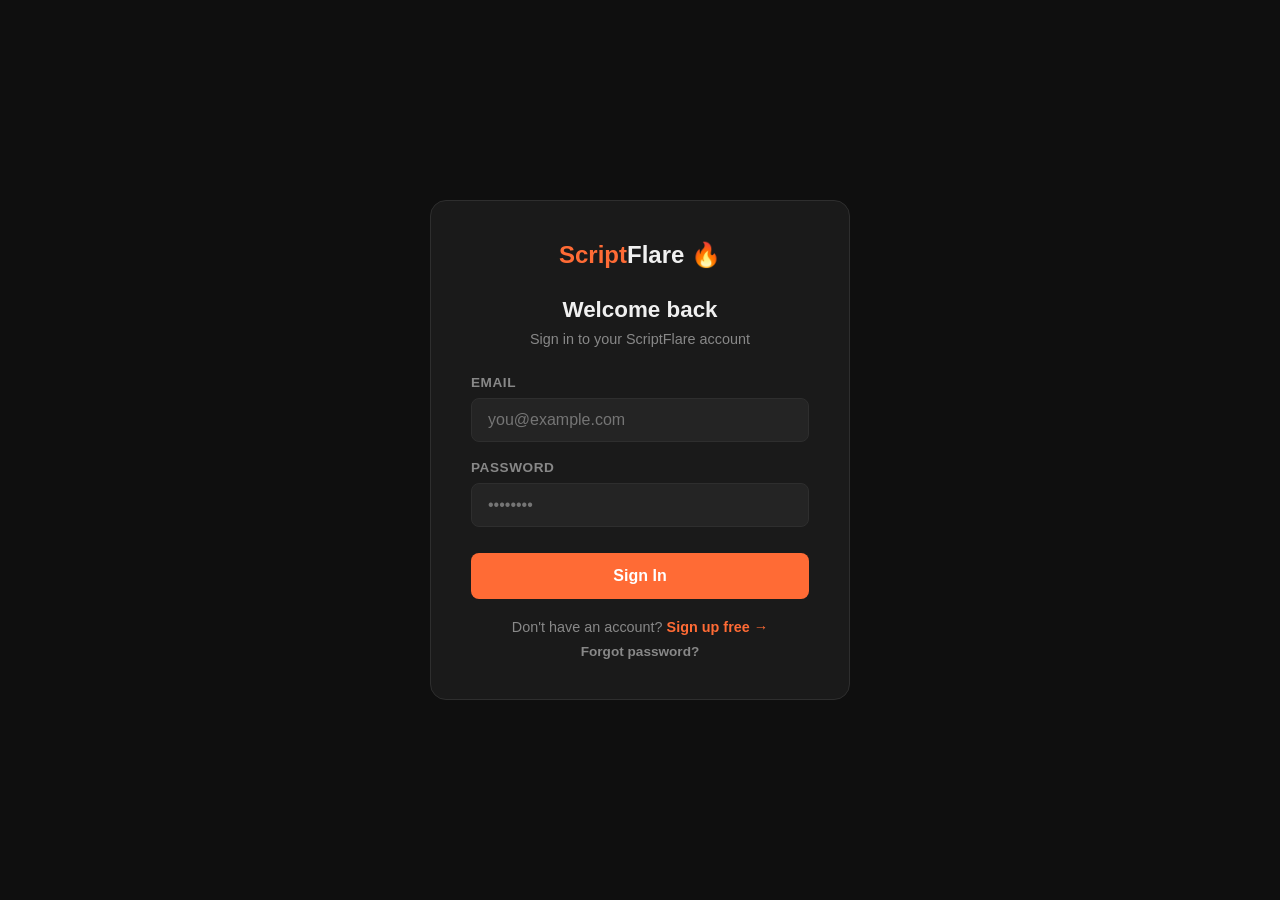
<file: account.html>
<!DOCTYPE html>
<html lang="en">
<head>
  <meta charset="UTF-8">
  <meta name="viewport" content="width=device-width, initial-scale=1.0">
  <title>Account — ScriptFlare</title>
  <link rel="stylesheet" href="account.css">
</head>
<body>

  <!-- Nav -->
  <nav class="account-nav">
    <div class="logo"><a href="index.html">Script<span>Flare</span> 🔥</a></div>
    <div class="nav-actions">
      <span class="tier-badge" id="tierBadge">free</span>
      <a href="index.html" class="btn-signout">← Generator</a>
      <button class="btn-signout" onclick="signOut()">Sign out</button>
    </div>
  </nav>

  <div class="account-layout">

    <!-- Welcome banner -->
    <div id="welcomeBanner" style="display:none; background:rgba(255,107,53,0.1); border:1px solid rgba(255,107,53,0.3); border-radius:10px; padding:14px 20px; margin-bottom:24px; color: var(--brand); font-weight:600;">
      🎉 Welcome to ScriptFlare! Your free account has 3 scripts to get started.
    </div>

    <!-- Plan & Upgrade -->
    <div class="account-section" id="planSection">
      <div class="section-title"><span class="section-icon">💳</span> Your Plan</div>

      <!-- Free tier -->
      <div id="freePlan">
        <p style="color:var(--text-muted); margin-bottom:20px; font-size:0.9rem;">You're on the <strong style="color:var(--text)">Free plan</strong>. Upgrade to unlock unlimited scripts, AI improvements, and Autopilot.</p>
        <div class="upgrade-grid">
          <div class="upgrade-card pro-card">
            <div class="plan-name" style="color:var(--pro)">Pro</div>
            <div class="plan-price" style="color:var(--pro)">$19<span>/mo</span></div>
            <ul>
              <li>Unlimited scripts</li>
              <li>AI Improve button</li>
              <li>All niches & tones</li>
              <li>Script history</li>
              <li>Priority generation</li>
            </ul>
            <button class="btn-upgrade pro" onclick="subscribe('pro')">Upgrade to Pro →</button>
          </div>
          <div class="upgrade-card autopilot-card">
            <div class="plan-name" style="color:var(--autopilot)">Autopilot</div>
            <div class="plan-price" style="color:var(--autopilot)">$49<span>/mo</span></div>
            <ul>
              <li>Everything in Pro</li>
              <li>Daily trending topics</li>
              <li>Channel analysis</li>
              <li>Auto-generate scripts</li>
              <li>Deliver to Notion</li>
            </ul>
            <button class="btn-upgrade autopilot" onclick="subscribe('autopilot')">Get Autopilot →</button>
          </div>
        </div>
      </div>

      <!-- Pro tier -->
      <div id="proPlan" style="display:none;">
        <p style="color:var(--text-muted); font-size:0.9rem; margin-bottom:12px;">You're on <strong style="color:var(--pro)">Pro</strong>. Want hands-free script delivery?</p>
        <div style="display:flex; gap:12px; flex-wrap:wrap; align-items:center;">
          <button class="btn-upgrade autopilot" style="width:auto; padding:10px 20px;" onclick="subscribe('autopilot')">Upgrade to Autopilot ($49/mo) →</button>
          <a href="https://www.paypal.com/myaccount/autopay/" target="_blank" rel="noopener" style="font-size:0.82rem; color:var(--text-muted); text-decoration:underline;">Manage / cancel billing on PayPal ↗</a>
        </div>
      </div>

      <!-- Autopilot tier -->
      <div id="autopilotPlan" style="display:none;">
        <p style="color:var(--text-muted); font-size:0.9rem; margin-bottom:12px;">You're on <strong style="color:var(--autopilot)">Autopilot</strong> — the full ScriptFlare experience. 🚀</p>
        <a href="https://www.paypal.com/myaccount/autopay/" target="_blank" rel="noopener" style="font-size:0.82rem; color:var(--text-muted); text-decoration:underline;">Manage / cancel billing on PayPal ↗</a>
      </div>
    </div>

    <!-- Autopilot Config (Autopilot only) -->
    <div class="account-section" id="autopilotSection">
      <div class="section-title">
        <span class="section-icon">🤖</span> Autopilot Settings
        <button class="btn-run" id="runNowBtn" onclick="runAutopilotNow()" style="margin-left:auto; font-size:0.85rem; padding:8px 16px;">▶ Run Now</button>
      </div>

      <div id="autopilotLocked" class="locked-overlay">
        <h3>🔒 Autopilot Plan Required</h3>
        <p>Autopilot automatically discovers trending topics, generates scripts, and delivers them to Notion on your schedule.</p>
        <button class="btn-locked" onclick="subscribe('autopilot')">Upgrade to Autopilot — $49/mo →</button>
      </div>

      <div id="autopilotForm" style="display:none;">
        <div class="config-grid">
          <div class="config-field">
            <label>Niche</label>
            <select id="cfgNiche">
              <option>personal finance</option>
              <option>investing</option>
              <option>health and fitness</option>
              <option>mindset and motivation</option>
              <option>technology</option>
              <option>business and entrepreneurship</option>
              <option>travel</option>
              <option>true crime</option>
              <option>history and education</option>
              <option>food and cooking</option>
            </select>
          </div>
          <div class="config-field">
            <label>Script Length (minutes)</label>
            <select id="cfgLength">
              <option value="5">5 minutes</option>
              <option value="8" selected>8 minutes</option>
              <option value="10">10 minutes</option>
              <option value="12">12 minutes</option>
              <option value="15">15 minutes</option>
            </select>
          </div>
          <div class="config-field">
            <label>Tone</label>
            <input type="text" id="cfgTone" value="educational and engaging" placeholder="educational and engaging">
          </div>
          <div class="config-field">
            <label>Daily Run Time (UTC)</label>
            <input type="time" id="cfgTime" value="08:00">
          </div>
        </div>

        <div class="config-field" style="margin-top:16px;">
          <label>Run on Days</label>
          <div class="day-checkboxes" id="dayCheckboxes">
            <label class="day-checkbox" data-day="0"><input type="checkbox"> Sun</label>
            <label class="day-checkbox checked" data-day="1"><input type="checkbox" checked> Mon</label>
            <label class="day-checkbox" data-day="2"><input type="checkbox"> Tue</label>
            <label class="day-checkbox checked" data-day="3"><input type="checkbox" checked> Wed</label>
            <label class="day-checkbox" data-day="4"><input type="checkbox"> Thu</label>
            <label class="day-checkbox checked" data-day="5"><input type="checkbox" checked> Fri</label>
            <label class="day-checkbox" data-day="6"><input type="checkbox"> Sat</label>
          </div>
        </div>

        <div class="toggle-row">
          <div>
            <div class="toggle-label">Enable Autopilot</div>
            <div class="toggle-desc">Scripts will be auto-generated on your schedule</div>
          </div>
          <label class="toggle-switch">
            <input type="checkbox" id="cfgEnabled">
            <span class="toggle-slider"></span>
          </label>
        </div>

        <button class="btn-save" onclick="saveAutopilotConfig()" id="saveConfigBtn">Save Autopilot Settings</button>
      </div>
    </div>

    <!-- Channel Analysis -->
    <div class="account-section" id="channelSection">
      <div class="section-title"><span class="section-icon">📺</span> Channel Analysis</div>

      <div id="channelLocked" class="locked-overlay">
        <h3>🔒 Autopilot Plan Required</h3>
        <p>Connect your YouTube channel so Autopilot can find topics that fit your style.</p>
        <button class="btn-locked" onclick="subscribe('autopilot')">Get Autopilot →</button>
      </div>

      <div id="channelForm" style="display:none;">
        <div class="config-field" style="margin-bottom:16px;">
          <label>Your YouTube Channel URL</label>
          <input type="url" id="channelUrl" placeholder="https://youtube.com/@YourChannel" style="max-width:480px;">
        </div>
        <div id="channelProfile" style="display:none; background:var(--surface2); border-radius:8px; padding:16px; margin-bottom:16px; font-size:0.88rem; color:var(--text-muted);"></div>
        <button class="btn-save" onclick="analyzeChannel()" id="analyzeBtn">🔍 Analyze Channel</button>
      </div>
    </div>

    <!-- Notion Delivery -->
    <div class="account-section" id="notionSection">
      <div class="section-title"><span class="section-icon">📝</span> Notion Delivery</div>

      <div id="notionLocked" class="locked-overlay">
        <h3>🔒 Autopilot Plan Required</h3>
        <p>Automatically deliver generated scripts to your Notion workspace.</p>
        <button class="btn-locked" onclick="subscribe('autopilot')">Get Autopilot →</button>
      </div>

      <div id="notionForm" class="notion-setup" style="display:none;">
        <div class="hint">
          To connect Notion: <a href="https://www.notion.so/my-integrations" target="_blank">Create an integration</a>, copy the Internal Integration Token, then share a page with that integration and paste the page ID below.<br>
          Page ID = last 32 characters of the page URL (e.g. <code style="color:var(--brand)">notion.so/MyPage-<strong>abc123...</strong></code>)
        </div>
        <div class="config-field">
          <label>Notion Integration Token</label>
          <input type="password" id="notionToken" placeholder="secret_xxxxxxxxxxxx">
        </div>
        <div class="config-field">
          <label>Notion Page ID</label>
          <input type="text" id="notionPageId" placeholder="xxxxxxxxxxxxxxxxxxxxxxxxxxxxxxxx">
        </div>
        <div style="display:flex; align-items:center; gap:12px;">
          <button class="verify-btn" onclick="verifyNotion()">Verify Connection</button>
          <span class="verify-status" id="notionStatus"></span>
        </div>
        <button class="btn-save" onclick="saveNotionConfig()" id="saveNotionBtn">Save Notion Settings</button>
      </div>
    </div>

    <!-- Generated Scripts -->
    <div class="account-section">
      <div class="section-title"><span class="section-icon">📄</span> Generated Scripts</div>
      <div id="scriptsContainer">
        <div class="empty-state" style="color:var(--text-muted);">⏳ Loading scripts…</div>
      </div>
    </div>

  </div><!-- /account-layout -->

  <!-- Script viewer modal -->
  <div id="scriptModal" style="display:none; position:fixed; inset:0; background:rgba(0,0,0,0.7); z-index:1000; overflow-y:auto; padding:20px;">
    <div style="max-width:760px; margin:40px auto; background:var(--surface); border-radius:14px; padding:32px; position:relative;">
      <button onclick="closeScriptModal()" style="position:absolute; top:16px; right:16px; background:none; border:none; color:var(--text-muted); font-size:1.4rem; cursor:pointer;">✕</button>
      <h3 id="modalTopic" style="color:var(--brand); margin-bottom:20px; padding-right:32px;"></h3>
      <div id="modalContent" style="white-space:pre-wrap; font-size:0.92rem; line-height:1.7; color:var(--text);"></div>
      <div style="margin-top:20px; display:flex; gap:12px;">
        <button onclick="copyModalScript()" style="background:var(--brand); color:#fff; border:none; padding:10px 20px; border-radius:8px; cursor:pointer; font-size:0.9rem;">📋 Copy Script</button>
        <button onclick="closeScriptModal()" style="background:var(--surface2); color:var(--text); border:none; padding:10px 20px; border-radius:8px; cursor:pointer; font-size:0.9rem;">Close</button>
      </div>
    </div>
  </div>

  <div class="toast-msg" id="toastMsg"></div>

  <script>
    const API = 'https://scriptflare-backend-production.up.railway.app';
    let currentUser = null;
    let currentTier = 'free';

    function getToken() { return localStorage.getItem('sf_token'); }

    // Try to refresh the access token. Returns true on success.
    async function tryRefreshToken() {
      const rt = localStorage.getItem('sf_refresh_token');
      if (!rt) return false;
      try {
        const res = await fetch(`${API}/auth/refresh`, {
          method: 'POST',
          headers: { 'Content-Type': 'application/json' },
          body: JSON.stringify({ refresh_token: rt }),
        });
        if (!res.ok) return false;
        const d = await res.json();
        localStorage.setItem('sf_token', d.token);
        if (d.refresh_token) localStorage.setItem('sf_refresh_token', d.refresh_token);
        return true;
      } catch { return false; }
    }

    async function apiCall(path, method = 'GET', body = null, _retrying = false) {
      const opts = {
        method,
        headers: {
          'Content-Type': 'application/json',
          Authorization: `Bearer ${getToken()}`,
        },
      };
      if (body) opts.body = JSON.stringify(body);
      const res = await fetch(`${API}${path}`, opts);
      if (res.status === 401 && !_retrying) {
        const refreshed = await tryRefreshToken();
        if (refreshed) return apiCall(path, method, body, true);
        signOut(); // refresh failed — force re-login
        return;
      }
      const data = await res.json();
      if (!res.ok) throw new Error(data.error || 'Request failed');
      return data;
    }

    function showToast(msg, type = 'info') {
      const el = document.getElementById('toastMsg');
      el.textContent = msg;
      el.className = `toast-msg show ${type}`;
      setTimeout(() => el.classList.remove('show'), 3500);
    }

    function signOut() {
      localStorage.removeItem('sf_token');
      localStorage.removeItem('sf_refresh_token');
      localStorage.removeItem('sf_user');
      localStorage.removeItem('sf_pro');
      window.location.href = 'login.html';
    }

    function setTierUI(tier) {
      currentTier = tier;
      const badge = document.getElementById('tierBadge');
      badge.textContent = tier;
      badge.className = `tier-badge ${tier}`;

      // Plan section
      document.getElementById('freePlan').style.display = tier === 'free' ? 'block' : 'none';
      document.getElementById('proPlan').style.display = tier === 'pro' ? 'block' : 'none';
      document.getElementById('autopilotPlan').style.display = tier === 'autopilot' ? 'block' : 'none';

      const isAutopilot = tier === 'autopilot';
      // Autopilot section
      document.getElementById('autopilotLocked').style.display = isAutopilot ? 'none' : 'block';
      document.getElementById('autopilotForm').style.display = isAutopilot ? 'block' : 'none';
      document.getElementById('runNowBtn').style.display = isAutopilot ? 'inline-block' : 'none';
      // Channel section
      document.getElementById('channelLocked').style.display = isAutopilot ? 'none' : 'block';
      document.getElementById('channelForm').style.display = isAutopilot ? 'block' : 'none';
      // Notion section
      document.getElementById('notionLocked').style.display = isAutopilot ? 'none' : 'block';
      document.getElementById('notionForm').style.display = isAutopilot ? 'block' : 'none';
    }

    async function loadUserData() {
      const token = getToken();
      if (!token) { window.location.href = 'login.html'; return; }

      try {
        const { user } = await apiCall('/auth/me');
        currentUser = user;
        setTierUI(user.tier);
        localStorage.setItem('sf_pro', user.tier !== 'free' ? '1' : '');
      } catch (err) {
        if (err.message.includes('Invalid') || err.message.includes('expired')) {
          window.location.href = 'login.html';
        }
      }
    }

    // Script cache for modal viewer
    const _scriptCache = {};

    async function loadScripts() {
      const container = document.getElementById('scriptsContainer');
      try {
        const { scripts } = await apiCall('/api/autopilot/scripts?limit=20');
        if (!scripts || scripts.length === 0) {
          container.innerHTML = '<div class="empty-state">No scripts yet — generate your first on the <a href="index.html" style="color:var(--brand)">main page</a> or run Autopilot. Scripts you generate while logged in are saved here automatically.</div>';
          return;
        }
        // Cache scripts for modal
        scripts.forEach(s => { _scriptCache[s.id] = s; });
        container.innerHTML = `
          <table class="scripts-table">
            <thead>
              <tr>
                <th>Topic</th>
                <th>Niche</th>
                <th>Source</th>
                <th>Delivered</th>
                <th>Date</th>
                <th></th>
              </tr>
            </thead>
            <tbody>
              ${scripts.map(s => `
                <tr>
                  <td class="script-topic">${escapeHtml(s.topic)}</td>
                  <td style="color:var(--text-muted);font-size:0.82rem;">${escapeHtml(s.niche)}</td>
                  <td><span class="source-badge ${s.source}">${s.source}</span></td>
                  <td><span class="deliver-badge ${s.delivered_to || 'pending'}">${s.delivered_to || '—'}</span></td>
                  <td style="color:var(--text-muted);font-size:0.82rem;">${new Date(s.created_at).toLocaleDateString()}</td>
                  <td><button onclick="viewScript('${s.id}')" style="background:var(--surface2);border:none;padding:5px 10px;border-radius:6px;cursor:pointer;font-size:0.8rem;color:var(--brand);">View →</button></td>
                </tr>
              `).join('')}
            </tbody>
          </table>`;
      } catch (err) {
        container.innerHTML = '<div class="empty-state">Could not load scripts.</div>';
      }
    }

    function escapeHtml(str) {
      return String(str).replace(/&/g,'&amp;').replace(/</g,'&lt;').replace(/>/g,'&gt;').replace(/"/g,'&quot;');
    }

    function viewScript(id) {
      const s = _scriptCache[id];
      if (!s) return;
      document.getElementById('modalTopic').textContent = s.topic;
      document.getElementById('modalContent').textContent = s.script_content;
      document.getElementById('scriptModal').style.display = 'block';
      document.body.style.overflow = 'hidden';
    }

    function closeScriptModal() {
      document.getElementById('scriptModal').style.display = 'none';
      document.body.style.overflow = '';
    }

    function copyModalScript() {
      const content = document.getElementById('modalContent').textContent;
      navigator.clipboard.writeText(content).then(() => showToast('📋 Copied to clipboard!', 'success'));
    }

    // Close modal on backdrop click
    document.getElementById('scriptModal').addEventListener('click', (e) => {
      if (e.target === document.getElementById('scriptModal')) closeScriptModal();
    });

    async function loadAutopilotConfig() {
      if (currentTier !== 'autopilot') return;
      try {
        const { config } = await apiCall('/api/autopilot/config');
        if (!config) return;

        document.getElementById('cfgNiche').value = config.niche || 'personal finance';
        document.getElementById('cfgLength').value = config.script_length || 8;
        document.getElementById('cfgTone').value = config.tone || '';
        document.getElementById('cfgTime').value = config.schedule_time || '08:00';
        document.getElementById('cfgEnabled').checked = config.enabled;

        const days = config.schedule_days || [1, 3, 5];
        document.querySelectorAll('#dayCheckboxes .day-checkbox').forEach(el => {
          const day = parseInt(el.dataset.day);
          const checked = days.includes(day);
          el.querySelector('input').checked = checked;
          el.classList.toggle('checked', checked);
        });

        if (config.notion_token) {
          document.getElementById('notionToken').value = config.notion_token;
          document.getElementById('notionPageId').value = config.notion_page_id || '';
        }
      } catch (err) {
        // No config yet, use defaults
      }
    }

    async function loadChannelProfile() {
      if (currentTier !== 'autopilot') return;
      try {
        const { channel_profile } = await apiCall('/api/channel/profile');
        if (channel_profile) {
          document.getElementById('channelUrl').value = channel_profile.youtube_channel_url;
          showChannelProfile(channel_profile);
        }
      } catch {}
    }

    function showChannelProfile(profile) {
      const el = document.getElementById('channelProfile');
      el.style.display = 'block';
      el.innerHTML = `
        <strong>Niche:</strong> ${profile.channel_niche || '—'}<br>
        <strong>Keywords:</strong> ${(profile.top_keywords || []).join(', ') || '—'}<br>
        <strong>Style:</strong> ${profile.style_notes || '—'}<br>
        <em style="color:var(--text-muted);font-size:0.8rem;">Last analyzed: ${profile.last_analyzed_at ? new Date(profile.last_analyzed_at).toLocaleDateString() : 'never'}</em>
      `;
    }

    // Day checkbox toggles
    document.querySelectorAll('#dayCheckboxes .day-checkbox').forEach(el => {
      el.addEventListener('click', () => {
        const input = el.querySelector('input');
        input.checked = !input.checked;
        el.classList.toggle('checked', input.checked);
      });
    });

    async function saveAutopilotConfig() {
      const btn = document.getElementById('saveConfigBtn');
      btn.disabled = true;
      btn.textContent = 'Saving…';

      const days = [];
      document.querySelectorAll('#dayCheckboxes .day-checkbox').forEach(el => {
        if (el.querySelector('input').checked) days.push(parseInt(el.dataset.day));
      });

      try {
        await apiCall('/api/autopilot/config', 'PUT', {
          niche: document.getElementById('cfgNiche').value,
          script_length: parseInt(document.getElementById('cfgLength').value),
          tone: document.getElementById('cfgTone').value,
          schedule_time: document.getElementById('cfgTime').value,
          schedule_days: days,
          enabled: document.getElementById('cfgEnabled').checked,
          notion_token: document.getElementById('notionToken').value || null,
          notion_page_id: document.getElementById('notionPageId').value || null,
        });
        showToast('✅ Settings saved!', 'success');
      } catch (err) {
        showToast('❌ ' + err.message, 'error');
      }

      btn.disabled = false;
      btn.textContent = 'Save Autopilot Settings';
    }

    async function saveNotionConfig() {
      // Merged into saveAutopilotConfig
      await saveAutopilotConfig();
    }

    async function verifyNotion() {
      const token = document.getElementById('notionToken').value;
      const pageId = document.getElementById('notionPageId').value;
      const statusEl = document.getElementById('notionStatus');

      if (!token || !pageId) {
        statusEl.textContent = 'Fill in both fields first';
        statusEl.className = 'verify-status err';
        return;
      }

      statusEl.textContent = 'Verifying…';
      statusEl.className = 'verify-status';

      try {
        const { valid, message } = await apiCall('/api/deliver/verify-notion', 'POST', {
          notion_token: token,
          notion_page_id: pageId,
        });
        statusEl.textContent = valid ? '✓ Connected!' : '✗ ' + message;
        statusEl.className = `verify-status ${valid ? 'ok' : 'err'}`;
      } catch (err) {
        statusEl.textContent = '✗ ' + err.message;
        statusEl.className = 'verify-status err';
      }
    }

    async function analyzeChannel() {
      const url = document.getElementById('channelUrl').value.trim();
      if (!url) { showToast('Enter your YouTube channel URL', 'error'); return; }

      const btn = document.getElementById('analyzeBtn');
      btn.disabled = true;
      btn.textContent = '🔍 Analyzing… (30-60s)';

      try {
        const { channel_profile } = await apiCall('/api/channel/analyze', 'POST', {
          youtube_channel_url: url,
        });
        showChannelProfile(channel_profile);
        showToast('✅ Channel analyzed!', 'success');
      } catch (err) {
        showToast('❌ ' + err.message, 'error');
      }

      btn.disabled = false;
      btn.textContent = '🔍 Analyze Channel';
    }

    async function subscribe(tier) {
      try {
        const { approval_url } = await apiCall('/billing/create-subscription', 'POST', { tier });
        window.open(approval_url, '_blank');
        showToast('💳 PayPal opened in new tab. Complete payment to activate.', 'info');
      } catch (err) {
        showToast('❌ ' + err.message, 'error');
      }
    }

    async function runAutopilotNow() {
      const btn = document.getElementById('runNowBtn');
      btn.disabled = true;
      btn.textContent = '⏳ Running…';
      showToast('🤖 Autopilot started — generating scripts, this takes 1-2 min…', 'info');

      // 3-minute timeout guard
      const controller = new AbortController();
      const timeout = setTimeout(() => controller.abort(), 180000);

      try {
        const res = await fetch(`${API}/api/autopilot/run`, {
          method: 'POST',
          headers: { 'Content-Type': 'application/json', Authorization: `Bearer ${getToken()}` },
          signal: controller.signal,
        });
        clearTimeout(timeout);
        const result = await res.json();
        if (result.success) {
          const n = result.scriptsCreated;
          showToast(`✅ Done! ${n} script${n !== 1 ? 's' : ''} generated${result.deliveredTo ? ' & sent to Notion' : ''}`, 'success');
          await loadScripts();
        } else {
          showToast('❌ ' + (result.error || 'Autopilot run failed'), 'error');
        }
      } catch (err) {
        clearTimeout(timeout);
        if (err.name === 'AbortError') {
          showToast('⏱ Autopilot is still running — check your scripts in a minute', 'info');
        } else {
          showToast('❌ ' + err.message, 'error');
        }
      }

      btn.disabled = false;
      btn.textContent = '▶ Run Now';
    }

    // Poll for tier upgrade after PayPal payment return
    async function pollForTierUpgrade(maxAttempts = 10) {
      for (let i = 0; i < maxAttempts; i++) {
        await new Promise(r => setTimeout(r, 3000)); // wait 3s between polls
        try {
          const { user } = await apiCall('/auth/me');
          if (user && user.tier !== 'free') {
            setTierUI(user.tier);
            localStorage.setItem('sf_pro', '1');
            showToast(`🚀 You're now on ${user.tier.charAt(0).toUpperCase() + user.tier.slice(1)}!`, 'success');
            return; // done
          }
        } catch {}
      }
      showToast('Tier still updating — refresh the page in a moment.', 'info');
    }

    // Check for payment callback and upgrade hints
    const params = new URLSearchParams(window.location.search);
    if (params.get('payment') === 'success') {
      showToast('🎉 Payment received! Activating your plan…', 'success');
      setTimeout(() => pollForTierUpgrade(), 2000);
    }
    if (params.get('welcome') === '1') {
      document.getElementById('welcomeBanner').style.display = 'block';
    }
    // Auto-trigger upgrade after signup redirect (e.g. signup.html?plan=pro)
    const upgradePlan = params.get('upgrade');
    if (upgradePlan && (upgradePlan === 'pro' || upgradePlan === 'autopilot')) {
      // Wait for user data to load, then open PayPal
      setTimeout(() => subscribe(upgradePlan), 1200);
    }

    // Init
    (async () => {
      await loadUserData();
      await Promise.all([loadScripts(), loadAutopilotConfig(), loadChannelProfile()]);
    })();
  </script>
</body>
</html>
</file>
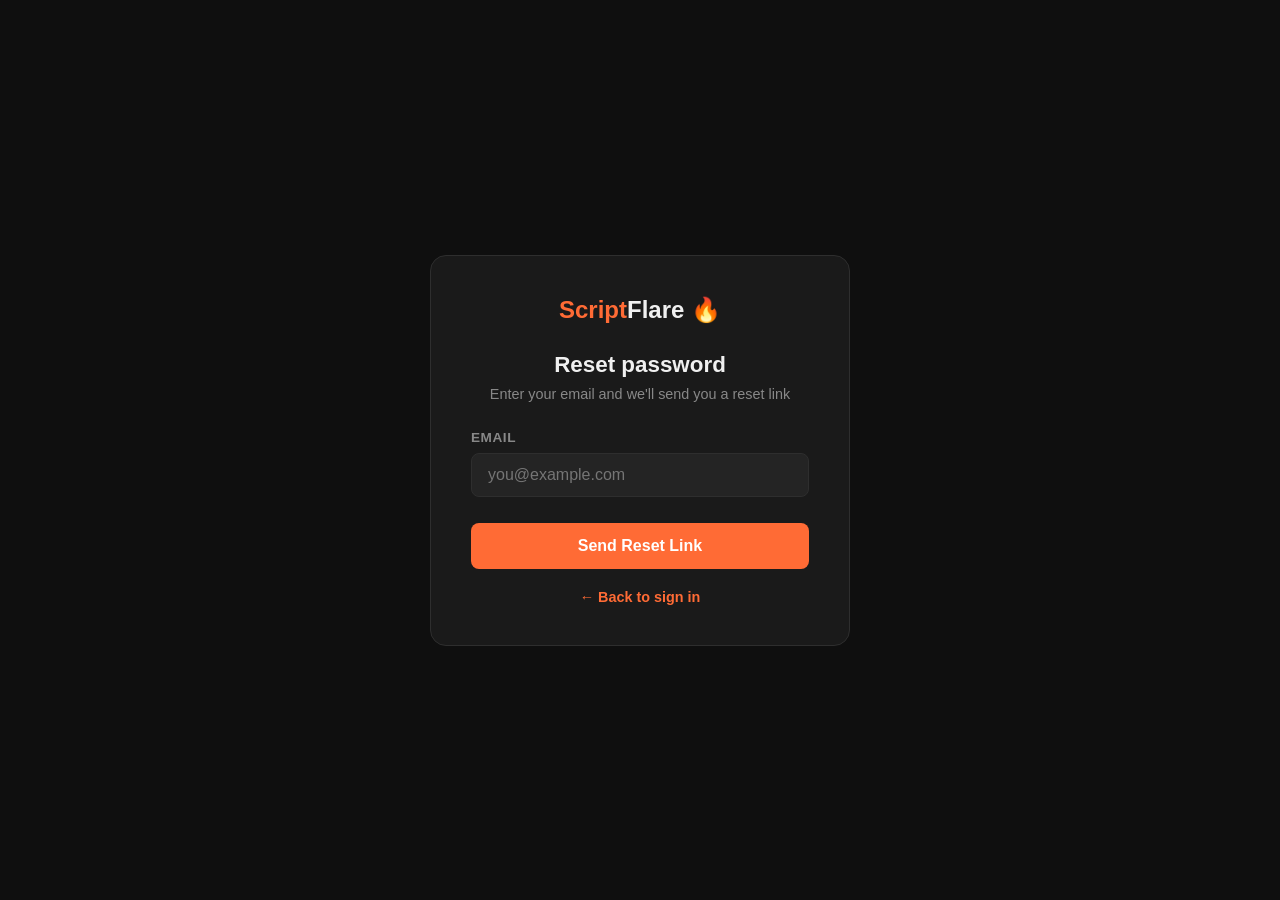
<file: forgot-password.html>
<!DOCTYPE html>
<html lang="en">
<head>
  <meta charset="UTF-8">
  <meta name="viewport" content="width=device-width, initial-scale=1.0">
  <title>Reset Password — ScriptFlare</title>
  <link rel="stylesheet" href="account.css">
</head>
<body class="auth-page">
  <div class="auth-card">
    <div class="auth-logo">
      <a href="index.html">Script<span>Flare</span> 🔥</a>
    </div>
    <h1 class="auth-title">Reset password</h1>
    <p class="auth-subtitle">Enter your email and we'll send you a reset link</p>

    <div class="auth-error" id="authError"></div>
    <div class="auth-success" id="authSuccess" style="display:none; background:rgba(34,197,94,0.12); border:1px solid rgba(34,197,94,0.3); color:#22c55e; border-radius:10px; padding:12px 16px; font-size:0.9rem; margin-bottom:16px;"></div>

    <form id="forgotForm">
      <div class="form-group">
        <label for="email">Email</label>
        <input type="email" id="email" placeholder="you@example.com" required autocomplete="email">
      </div>
      <button type="submit" class="btn-auth" id="submitBtn">Send Reset Link</button>
    </form>

    <p class="auth-switch">
      <a href="login.html">← Back to sign in</a>
    </p>
  </div>

  <script>
    const API = 'https://scriptflare-backend-production.up.railway.app';

    document.getElementById('forgotForm').addEventListener('submit', async (e) => {
      e.preventDefault();
      const btn = document.getElementById('submitBtn');
      const errEl = document.getElementById('authError');
      const sucEl = document.getElementById('authSuccess');

      errEl.classList.remove('visible');
      sucEl.style.display = 'none';
      btn.disabled = true;
      btn.textContent = 'Sending…';

      const email = document.getElementById('email').value;

      try {
        const res = await fetch(`${API}/auth/forgot-password`, {
          method: 'POST',
          headers: { 'Content-Type': 'application/json' },
          body: JSON.stringify({ email }),
        });

        const data = await res.json();
        sucEl.textContent = data.message || 'Check your email for the reset link.';
        sucEl.style.display = 'block';
        document.getElementById('forgotForm').style.display = 'none';
      } catch (err) {
        errEl.textContent = 'Something went wrong. Please try again.';
        errEl.classList.add('visible');
        btn.disabled = false;
        btn.textContent = 'Send Reset Link';
      }
    });
  </script>
</body>
</html>
</file>
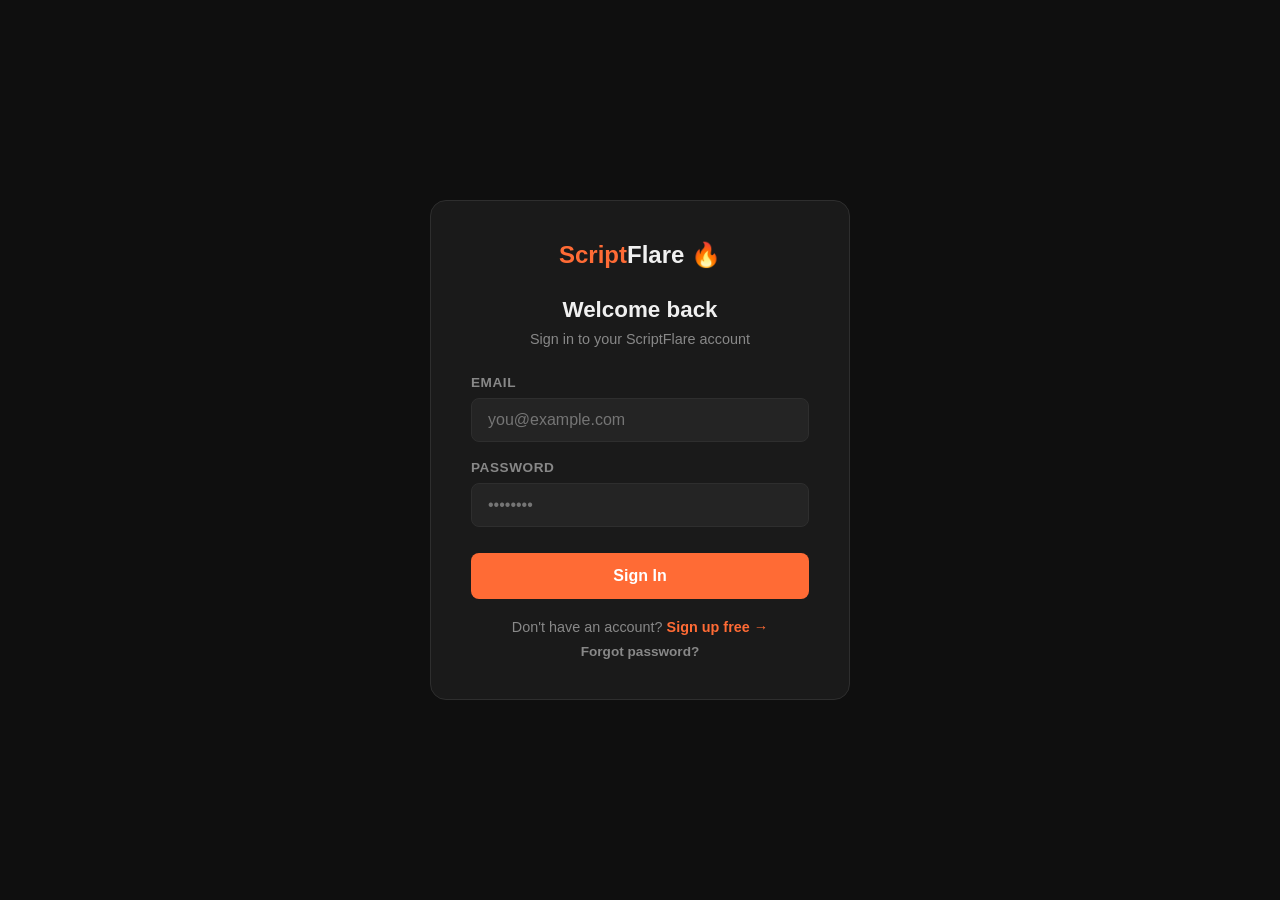
<file: login.html>
<!DOCTYPE html>
<html lang="en">
<head>
  <meta charset="UTF-8">
  <meta name="viewport" content="width=device-width, initial-scale=1.0">
  <title>Sign In — ScriptFlare</title>
  <link rel="stylesheet" href="account.css">
</head>
<body class="auth-page">
  <div class="auth-card">
    <div class="auth-logo">
      <a href="index.html">Script<span>Flare</span> 🔥</a>
    </div>
    <h1 class="auth-title">Welcome back</h1>
    <p class="auth-subtitle">Sign in to your ScriptFlare account</p>

    <div class="auth-error" id="authError"></div>

    <form id="loginForm">
      <div class="form-group">
        <label for="email">Email</label>
        <input type="email" id="email" placeholder="you@example.com" required autocomplete="email">
      </div>
      <div class="form-group">
        <label for="password">Password</label>
        <input type="password" id="password" placeholder="••••••••" required autocomplete="current-password">
      </div>
      <button type="submit" class="btn-auth" id="loginBtn">Sign In</button>
    </form>

    <p class="auth-switch" style="margin-bottom:8px;">
      Don't have an account? <a href="signup.html">Sign up free →</a>
    </p>
    <p class="auth-switch" style="margin-top:0;">
      <a href="forgot-password.html" style="color:var(--text-muted); font-size:0.85rem;">Forgot password?</a>
    </p>
  </div>

  <script>
    const API = 'https://scriptflare-backend-production.up.railway.app';

    // Redirect if already logged in
    if (localStorage.getItem('sf_token')) {
      window.location.href = 'account.html';
    }

    document.getElementById('loginForm').addEventListener('submit', async (e) => {
      e.preventDefault();
      const btn = document.getElementById('loginBtn');
      const errEl = document.getElementById('authError');
      errEl.classList.remove('visible');
      btn.disabled = true;
      btn.textContent = 'Signing in…';

      const email = document.getElementById('email').value;
      const password = document.getElementById('password').value;

      try {
        const res = await fetch(`${API}/auth/login`, {
          method: 'POST',
          headers: { 'Content-Type': 'application/json' },
          body: JSON.stringify({ email, password }),
        });

        const data = await res.json();
        if (!res.ok) throw new Error(data.error || 'Login failed');

        localStorage.setItem('sf_token', data.token);
        if (data.refresh_token) localStorage.setItem('sf_refresh_token', data.refresh_token);
        localStorage.setItem('sf_user', JSON.stringify(data.user));
        localStorage.setItem('sf_pro', data.user.tier !== 'free' ? '1' : '');

        // Redirect back to where they came from, or account page
        const returnTo = new URLSearchParams(window.location.search).get('from');
        window.location.href = returnTo || 'account.html';
      } catch (err) {
        errEl.textContent = err.message;
        errEl.classList.add('visible');
        btn.disabled = false;
        btn.textContent = 'Sign In';
      }
    });
  </script>
</body>
</html>
</file>
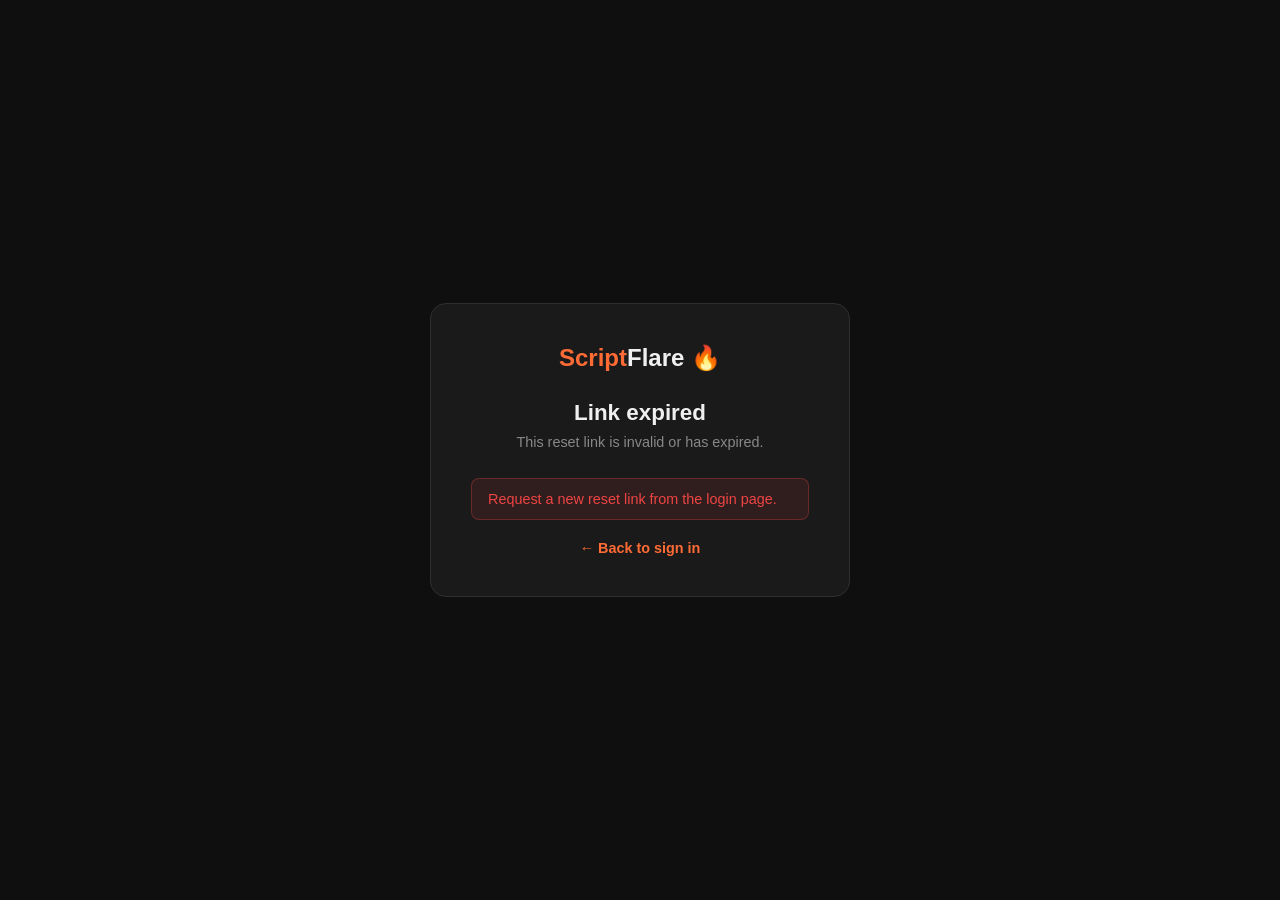
<file: reset-password.html>
<!DOCTYPE html>
<html lang="en">
<head>
  <meta charset="UTF-8">
  <meta name="viewport" content="width=device-width, initial-scale=1.0">
  <title>Set New Password — ScriptFlare</title>
  <link rel="stylesheet" href="account.css">
</head>
<body class="auth-page">
  <div class="auth-card">
    <div class="auth-logo">
      <a href="index.html">Script<span>Flare</span> 🔥</a>
    </div>
    <h1 class="auth-title" id="pageTitle">Set new password</h1>
    <p class="auth-subtitle" id="pageSubtitle">Choose a strong password for your account</p>

    <div class="auth-error" id="authError"></div>

    <form id="resetForm">
      <div class="form-group">
        <label for="password">New Password</label>
        <input type="password" id="password" placeholder="Min. 8 characters" required autocomplete="new-password" minlength="8">
      </div>
      <div class="form-group">
        <label for="confirmPassword">Confirm Password</label>
        <input type="password" id="confirmPassword" placeholder="Repeat password" required autocomplete="new-password" minlength="8">
      </div>
      <button type="submit" class="btn-auth" id="submitBtn">Set New Password</button>
    </form>

    <div id="successState" style="display:none; text-align:center; padding:16px 0;">
      <p style="color:#22c55e; font-size:1rem; margin-bottom:16px;">✅ Password updated successfully!</p>
      <a href="login.html" class="btn-auth" style="display:inline-block; text-decoration:none;">Sign In →</a>
    </div>

    <p class="auth-switch">
      <a href="login.html">← Back to sign in</a>
    </p>
  </div>

  <script>
    const API = 'https://scriptflare-backend-production.up.railway.app';

    // Supabase sends the recovery token in the URL hash: #access_token=...&type=recovery
    // Parse it on page load
    let accessToken = null;

    function parseHashParams() {
      const hash = window.location.hash.substring(1);
      const params = new URLSearchParams(hash);
      return {
        access_token: params.get('access_token'),
        type: params.get('type'),
      };
    }

    const hashParams = parseHashParams();

    if (!hashParams.access_token || hashParams.type !== 'recovery') {
      // No valid reset token — show error
      document.getElementById('pageTitle').textContent = 'Link expired';
      document.getElementById('pageSubtitle').textContent = 'This reset link is invalid or has expired.';
      document.getElementById('resetForm').style.display = 'none';
      const errEl = document.getElementById('authError');
      errEl.textContent = 'Request a new reset link from the login page.';
      errEl.classList.add('visible');
    } else {
      accessToken = hashParams.access_token;
    }

    document.getElementById('resetForm').addEventListener('submit', async (e) => {
      e.preventDefault();
      const btn = document.getElementById('submitBtn');
      const errEl = document.getElementById('authError');
      errEl.classList.remove('visible');

      const password = document.getElementById('password').value;
      const confirm = document.getElementById('confirmPassword').value;

      if (password.length < 8) {
        errEl.textContent = 'Password must be at least 8 characters';
        errEl.classList.add('visible');
        return;
      }
      if (password !== confirm) {
        errEl.textContent = 'Passwords do not match';
        errEl.classList.add('visible');
        return;
      }

      btn.disabled = true;
      btn.textContent = 'Updating…';

      try {
        const res = await fetch(`${API}/auth/reset-password`, {
          method: 'POST',
          headers: { 'Content-Type': 'application/json' },
          body: JSON.stringify({ access_token: accessToken, new_password: password }),
        });

        const data = await res.json();
        if (!res.ok) throw new Error(data.error || 'Reset failed');

        document.getElementById('resetForm').style.display = 'none';
        document.getElementById('successState').style.display = 'block';
        // Clear any stored session for this user so they log in fresh
        localStorage.removeItem('sf_token');
        localStorage.removeItem('sf_user');
        localStorage.removeItem('sf_pro');
      } catch (err) {
        errEl.textContent = err.message;
        errEl.classList.add('visible');
        btn.disabled = false;
        btn.textContent = 'Set New Password';
      }
    });
  </script>
</body>
</html>
</file>
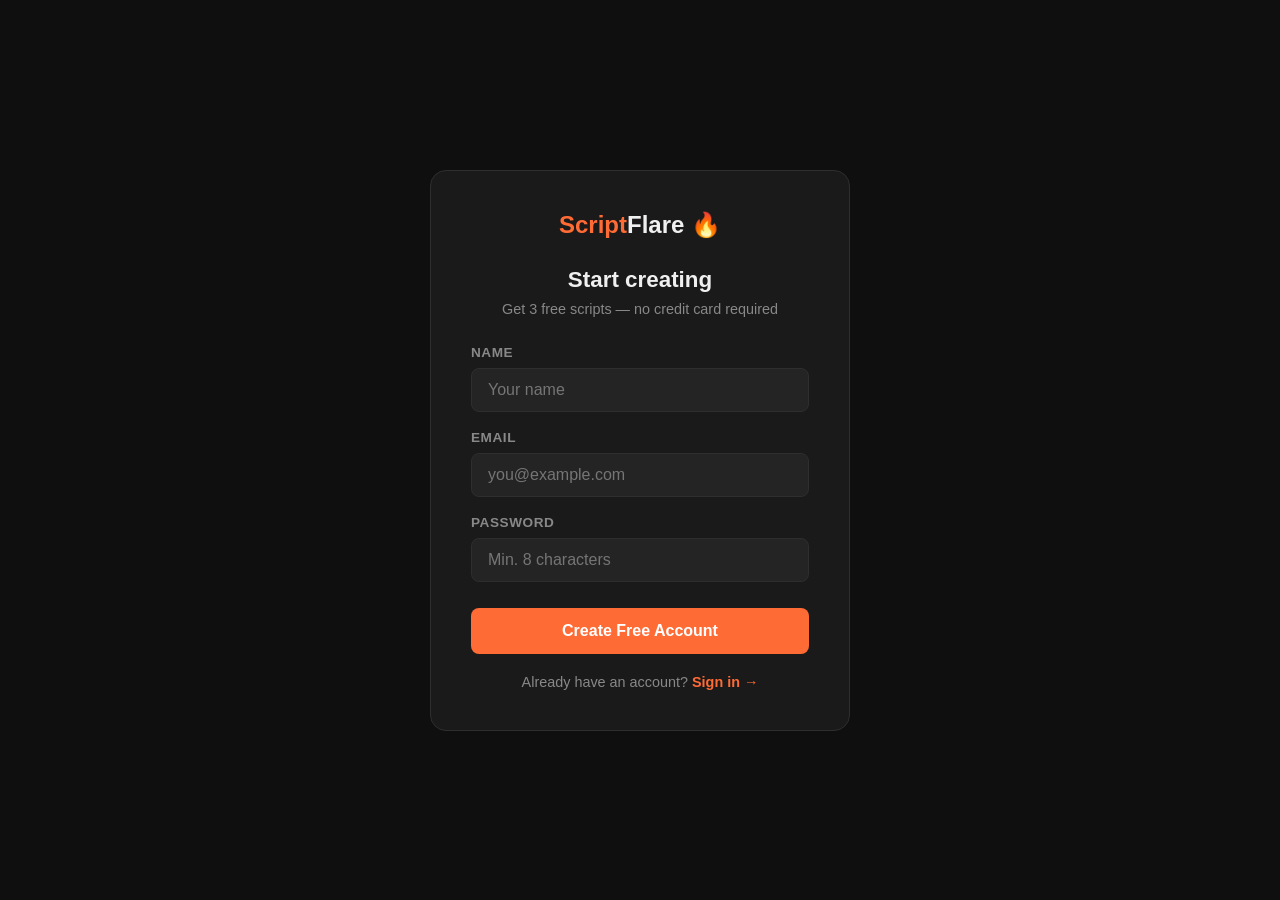
<file: signup.html>
<!DOCTYPE html>
<html lang="en">
<head>
  <meta charset="UTF-8">
  <meta name="viewport" content="width=device-width, initial-scale=1.0">
  <title>Sign Up — ScriptFlare</title>
  <link rel="stylesheet" href="account.css">
</head>
<body class="auth-page">
  <div class="auth-card">
    <div class="auth-logo">
      <a href="index.html">Script<span>Flare</span> 🔥</a>
    </div>
    <h1 class="auth-title" id="authTitle">Start creating</h1>
    <p class="auth-subtitle" id="authSubtitle">Get 3 free scripts — no credit card required</p>

    <div class="auth-error" id="authError"></div>

    <form id="signupForm">
      <div class="form-group">
        <label for="name">Name</label>
        <input type="text" id="name" placeholder="Your name" autocomplete="name">
      </div>
      <div class="form-group">
        <label for="email">Email</label>
        <input type="email" id="email" placeholder="you@example.com" required autocomplete="email">
      </div>
      <div class="form-group">
        <label for="password">Password</label>
        <input type="password" id="password" placeholder="Min. 8 characters" required autocomplete="new-password" minlength="8">
      </div>
      <button type="submit" class="btn-auth" id="signupBtn">Create Free Account</button>
    </form>

    <p class="auth-switch">
      Already have an account? <a href="login.html">Sign in →</a>
    </p>
  </div>

  <script>
    const API = 'https://scriptflare-backend-production.up.railway.app';
    const _plan = new URLSearchParams(window.location.search).get('plan');

    // Redirect if already logged in
    if (localStorage.getItem('sf_token')) {
      window.location.href = _plan ? `account.html?upgrade=${_plan}` : 'account.html';
    }

    // Show plan-specific messaging
    if (_plan === 'pro') {
      document.getElementById('authTitle').textContent = 'Create account to upgrade';
      document.getElementById('authSubtitle').textContent = 'Sign up free, then upgrade to Pro ($19/mo) in one click';
    } else if (_plan === 'autopilot') {
      document.getElementById('authTitle').textContent = 'Create account for Autopilot';
      document.getElementById('authSubtitle').textContent = 'Sign up free, then activate Autopilot ($49/mo) — scripts on autopilot daily';
    }

    document.getElementById('signupForm').addEventListener('submit', async (e) => {
      e.preventDefault();
      const btn = document.getElementById('signupBtn');
      const errEl = document.getElementById('authError');
      errEl.classList.remove('visible');
      btn.disabled = true;
      btn.textContent = 'Creating account…';

      const name = document.getElementById('name').value;
      const email = document.getElementById('email').value;
      const password = document.getElementById('password').value;

      if (password.length < 8) {
        errEl.textContent = 'Password must be at least 8 characters';
        errEl.classList.add('visible');
        btn.disabled = false;
        btn.textContent = 'Create Free Account';
        return;
      }

      try {
        const res = await fetch(`${API}/auth/signup`, {
          method: 'POST',
          headers: { 'Content-Type': 'application/json' },
          body: JSON.stringify({ name, email, password }),
        });

        const data = await res.json();
        if (!res.ok) throw new Error(data.error || 'Signup failed');

        localStorage.setItem('sf_token', data.token);
        if (data.refresh_token) localStorage.setItem('sf_refresh_token', data.refresh_token);
        localStorage.setItem('sf_user', JSON.stringify(data.user));
        localStorage.setItem('sf_pro', '');

        // If came from upgrade flow, send to account with upgrade hint
        const dest = _plan ? `account.html?welcome=1&upgrade=${_plan}` : 'account.html?welcome=1';
        window.location.href = dest;
      } catch (err) {
        errEl.textContent = err.message;
        errEl.classList.add('visible');
        btn.disabled = false;
        btn.textContent = 'Create Free Account';
      }
    });
  </script>
</body>
</html>
</file>
<file: style.css>
/* ===================================
   ScriptFlare — Main Stylesheet
   =================================== */

:root {
  --bg: #06060f;
  --bg2: #0d0d1f;
  --bg3: #13132a;
  --surface: #1a1a35;
  --border: rgba(255, 255, 255, 0.08);
  --border-hover: rgba(255, 255, 255, 0.18);
  --primary: #7c5cfc;
  --primary-dark: #5a3de0;
  --primary-light: #9d82fd;
  --pink: #ff61a6;
  --green: #10b981;
  --yellow: #fbbf24;
  --text: #f0f0f8;
  --text-muted: #8888aa;
  --text-faint: #555577;
  --radius: 14px;
  --radius-lg: 20px;
  --shadow: 0 4px 24px rgba(0,0,0,0.4);
  --shadow-lg: 0 16px 64px rgba(0,0,0,0.6);
}

/* === LIGHT MODE === */
body.light-mode {
  --bg: #f5f5fa;
  --bg2: #eeeef8;
  --bg3: #e8e8f5;
  --surface: #ffffff;
  --border: rgba(0,0,0,0.1);
  --border-hover: rgba(0,0,0,0.2);
  --primary: #6244e8;
  --primary-dark: #4a2fc8;
  --primary-light: #6244e8;
  --text: #0d0d20;
  --text-muted: #444466;
  --text-faint: #888899;
  --shadow: 0 4px 24px rgba(0,0,0,0.1);
  --shadow-lg: 0 16px 64px rgba(0,0,0,0.15);
}
body.light-mode .hero-bg { opacity: 0.06; }
body.light-mode .gradient-text { -webkit-text-fill-color: initial; color: var(--primary); background: none; }
body.light-mode .nav-logo .logo-icon,
body.light-mode .footer-brand .logo-icon { filter: none; }
body.light-mode #final-cta { background: linear-gradient(135deg, #4a2fc8 0%, #6244e8 100%); }
body.light-mode .skeleton-line,
body.light-mode .skeleton-header { background: linear-gradient(90deg, #ddd 25%, #e8e8f5 50%, #ddd 75%); background-size: 200% 100%; }
body.light-mode .tp-script { background: #fafafa; color: #111; }
body.light-mode .teleprompter { background: #fafafa; }
body.light-mode .tp-controls { background: #eee; border-color: #ddd; }
body.light-mode .tp-btn { background: #fff; border-color: #ccc; color: #333; }
body.light-mode .tp-btn:hover { background: #eee; }

/* === RESET === */
*, *::before, *::after { box-sizing: border-box; margin: 0; padding: 0; }
html { scroll-behavior: smooth; }
body {
  font-family: 'Inter', -apple-system, BlinkMacSystemFont, sans-serif;
  background: var(--bg);
  color: var(--text);
  line-height: 1.6;
  overflow-x: hidden;
}
a { color: inherit; text-decoration: none; }
img { max-width: 100%; }
button { cursor: pointer; border: none; font-family: inherit; }
input, select, textarea { font-family: inherit; }

/* === LAYOUT === */
.container {
  max-width: 1160px;
  margin: 0 auto;
  padding: 0 24px;
}
.hidden { display: none !important; }

/* === NAVBAR === */
#navbar {
  position: fixed;
  top: 0; left: 0; right: 0;
  z-index: 1000;
  background: rgba(6, 6, 15, 0.85);
  backdrop-filter: blur(20px);
  border-bottom: 1px solid var(--border);
  transition: all 0.3s;
}
.nav-inner {
  max-width: 1160px;
  margin: 0 auto;
  padding: 0 24px;
  height: 64px;
  display: flex;
  align-items: center;
  justify-content: space-between;
}
.nav-logo {
  display: flex;
  align-items: center;
  gap: 8px;
  font-size: 1.2rem;
  font-weight: 700;
  letter-spacing: -0.02em;
}
.logo-icon { font-size: 1.3rem; }
.nav-links {
  display: flex;
  gap: 32px;
}
.nav-links a {
  font-size: 0.9rem;
  color: var(--text-muted);
  transition: color 0.2s;
}
.nav-links a:hover { color: var(--text); }
.nav-cta { margin-left: 8px; }
.nav-hamburger {
  display: none;
  flex-direction: column;
  gap: 5px;
  background: none;
  border: none;
  padding: 6px;
  cursor: pointer;
  margin-left: 8px;
}
.nav-hamburger span {
  display: block;
  width: 22px;
  height: 2px;
  background: var(--text-muted);
  border-radius: 2px;
  transition: all 0.25s;
}
.nav-hamburger.open span:nth-child(1) { transform: translateY(7px) rotate(45deg); }
.nav-hamburger.open span:nth-child(2) { opacity: 0; }
.nav-hamburger.open span:nth-child(3) { transform: translateY(-7px) rotate(-45deg); }

/* === BUTTONS === */
.btn {
  display: inline-flex;
  align-items: center;
  justify-content: center;
  gap: 8px;
  border-radius: 10px;
  font-weight: 600;
  transition: all 0.2s;
  white-space: nowrap;
  cursor: pointer;
}
.btn-primary {
  background: linear-gradient(135deg, var(--primary), var(--pink));
  color: #fff;
  border: none;
  position: relative;
}
.btn-primary:hover {
  transform: translateY(-1px);
  box-shadow: 0 8px 32px rgba(124, 92, 252, 0.45);
  opacity: 0.95;
}
/* Pulsing glow on the main generate CTA */
#generate-btn.btn-xl:not([style*="background"]) {
  animation: btn-pulse 3s ease-in-out infinite;
}
@keyframes btn-pulse {
  0%, 100% { box-shadow: 0 0 0 0 rgba(124, 92, 252, 0); }
  50%       { box-shadow: 0 0 0 8px rgba(124, 92, 252, 0.18); }
}
.btn-outline {
  background: transparent;
  color: var(--text);
  border: 1px solid var(--border-hover);
}
.btn-outline:hover {
  border-color: var(--primary-light);
  color: var(--primary-light);
  background: rgba(124, 92, 252, 0.08);
}
.btn-ghost {
  background: transparent;
  color: var(--text-muted);
  border: none;
}
.btn-ghost:hover { color: var(--text); }
.btn-improve {
  background: rgba(250,190,50,0.1);
  color: #f5a623;
  border: 1px solid rgba(250,190,50,0.3);
  border-radius: 8px;
}
.btn-improve:hover {
  background: rgba(250,190,50,0.2);
  border-color: rgba(250,190,50,0.5);
}
.btn-paypal {
  background: #ffc439;
  color: #333;
  font-weight: 700;
}
.btn-paypal:hover {
  background: #ffb300;
  transform: translateY(-1px);
  box-shadow: 0 8px 24px rgba(255,196,57,0.35);
}
.btn-sm  { padding: 8px 18px; font-size: 0.85rem; }
.btn-lg  { padding: 14px 28px; font-size: 1rem; }
.btn-xl  { padding: 18px 36px; font-size: 1.1rem; border-radius: 12px; }
.btn-block { width: 100%; }

/* === HERO === */
#hero {
  min-height: 100vh;
  display: flex;
  align-items: center;
  padding: 120px 0 80px;
  position: relative;
  overflow: hidden;
  text-align: center;
}
.hero-bg {
  position: absolute;
  inset: 0;
  background:
    radial-gradient(ellipse 80% 60% at 50% 0%, rgba(124,92,252,0.25) 0%, transparent 70%),
    radial-gradient(ellipse 60% 40% at 80% 80%, rgba(255,97,166,0.12) 0%, transparent 60%);
  pointer-events: none;
}
.badge {
  display: inline-block;
  background: rgba(124,92,252,0.15);
  border: 1px solid rgba(124,92,252,0.35);
  color: var(--primary-light);
  padding: 6px 18px;
  border-radius: 100px;
  font-size: 0.85rem;
  font-weight: 500;
  margin-bottom: 28px;
}
.hero-title {
  font-size: clamp(2.8rem, 6vw, 4.8rem);
  font-weight: 900;
  line-height: 1.08;
  letter-spacing: -0.04em;
  margin-bottom: 24px;
}
.gradient-text {
  background: linear-gradient(135deg, #9d82fd, #ff61a6);
  -webkit-background-clip: text;
  -webkit-text-fill-color: transparent;
  background-clip: text;
}
.hero-sub {
  font-size: clamp(1rem, 2vw, 1.2rem);
  color: var(--text-muted);
  max-width: 620px;
  margin: 0 auto 40px;
  line-height: 1.7;
}
.hero-cta-row {
  display: flex;
  flex-direction: column;
  align-items: center;
  gap: 14px;
  margin-bottom: 56px;
}
.hero-note {
  font-size: 0.85rem;
  color: var(--text-muted);
}
.hero-stats {
  display: flex;
  align-items: center;
  justify-content: center;
  gap: 40px;
  flex-wrap: wrap;
}
.stat { text-align: center; }
.stat-num {
  display: block;
  font-size: 1.6rem;
  font-weight: 800;
  letter-spacing: -0.03em;
  background: linear-gradient(135deg, var(--primary-light), var(--pink));
  -webkit-background-clip: text;
  -webkit-text-fill-color: transparent;
  background-clip: text;
}
.stat-label {
  display: block;
  font-size: 0.8rem;
  color: var(--text-muted);
  margin-top: 2px;
}
.stat-divider {
  width: 1px;
  height: 40px;
  background: var(--border);
}

/* === SECTIONS === */
section { padding: 96px 0; }
.section-badge {
  display: inline-block;
  background: rgba(124,92,252,0.12);
  border: 1px solid rgba(124,92,252,0.25);
  color: var(--primary-light);
  padding: 5px 16px;
  border-radius: 100px;
  font-size: 0.8rem;
  font-weight: 600;
  margin-bottom: 20px;
  letter-spacing: 0.03em;
  text-transform: uppercase;
}
.section-title {
  font-size: clamp(1.8rem, 4vw, 2.8rem);
  font-weight: 800;
  letter-spacing: -0.03em;
  line-height: 1.15;
  margin-bottom: 16px;
}
.section-sub {
  font-size: 1.05rem;
  color: var(--text-muted);
  margin-bottom: 56px;
  max-width: 560px;
}

/* === FEATURES === */
#features { background: var(--bg); }
.features-grid {
  display: grid;
  grid-template-columns: repeat(3, 1fr);
  gap: 20px;
}
.feature-card {
  background: var(--bg2);
  border: 1px solid var(--border);
  border-radius: var(--radius-lg);
  padding: 32px 28px;
  transition: all 0.3s;
}
.feature-card:hover {
  border-color: rgba(124,92,252,0.3);
  background: var(--bg3);
  transform: translateY(-2px);
}
.feature-icon {
  font-size: 2rem;
  margin-bottom: 16px;
}
.feature-card h3 {
  font-size: 1.05rem;
  font-weight: 700;
  margin-bottom: 10px;
  letter-spacing: -0.01em;
}
.feature-card p {
  font-size: 0.9rem;
  color: var(--text-muted);
  line-height: 1.7;
}
.feature-card em { color: var(--primary-light); font-style: normal; }

/* === HOW IT WORKS === */
#how-it-works { background: var(--bg2); }
.steps-row {
  display: flex;
  align-items: center;
  gap: 20px;
}
.step-card {
  flex: 1;
  background: var(--bg3);
  border: 1px solid var(--border);
  border-radius: var(--radius-lg);
  padding: 36px 28px;
  text-align: center;
  transition: all 0.3s;
}
.step-card:hover {
  border-color: rgba(124, 92, 252, 0.3);
  transform: translateY(-2px);
  box-shadow: 0 8px 32px rgba(0,0,0,0.3);
}
.step-num {
  font-size: 2.5rem;
  font-weight: 900;
  background: linear-gradient(135deg, var(--primary), var(--pink));
  -webkit-background-clip: text;
  -webkit-text-fill-color: transparent;
  background-clip: text;
  margin-bottom: 12px;
  letter-spacing: -0.04em;
}
.step-card h3 {
  font-size: 1.05rem;
  font-weight: 700;
  margin-bottom: 10px;
}
.step-card p {
  font-size: 0.88rem;
  color: var(--text-muted);
  line-height: 1.65;
}
.step-arrow {
  font-size: 1.5rem;
  color: var(--text-faint);
  flex-shrink: 0;
}

/* === GENERATOR === */
#generator { background: var(--bg); }
.app-wrapper {
  background: var(--bg2);
  border: 1px solid rgba(124, 92, 252, 0.2);
  border-radius: var(--radius-lg);
  overflow: hidden;
  box-shadow: var(--shadow-lg), 0 0 60px rgba(124, 92, 252, 0.08);
  max-width: 860px;
  margin: 0 auto;
}

/* Usage Bar */
.usage-bar {
  background: var(--bg3);
  border-bottom: 1px solid var(--border);
  padding: 14px 24px;
}
.usage-info {
  display: flex;
  justify-content: space-between;
  align-items: center;
  margin-bottom: 8px;
  font-size: 0.85rem;
}
.usage-tip {
  color: var(--primary-light);
  cursor: pointer;
  font-size: 0.82rem;
}
.usage-track {
  height: 4px;
  background: rgba(255,255,255,0.08);
  border-radius: 2px;
  overflow: hidden;
}
.usage-fill {
  height: 100%;
  background: linear-gradient(90deg, var(--primary), var(--pink));
  border-radius: 2px;
  transition: width 0.4s ease;
  width: 0%;
}
.usage-bar-right {
  display: flex;
  align-items: center;
  gap: 10px;
}
.btn-stats-toggle {
  background: none;
  border: 1px solid var(--border);
  border-radius: 6px;
  color: var(--text-muted);
  font-size: 0.82rem;
  padding: 3px 8px;
  cursor: pointer;
  transition: all 0.15s;
  font-family: inherit;
}
.btn-stats-toggle:hover { background: var(--bg2); color: var(--text); }

/* Creator Stats Dashboard */
.creator-stats {
  background: var(--bg2);
  border-bottom: 1px solid var(--border);
  padding: 14px 24px;
  animation: fadeSlideIn 0.2s ease;
}
.cs-header {
  display: flex;
  align-items: center;
  justify-content: space-between;
  margin-bottom: 12px;
}
.cs-title { font-weight: 700; font-size: 0.85rem; color: var(--text); }
.cs-close {
  background: none;
  border: none;
  color: var(--text-muted);
  cursor: pointer;
  font-size: 0.9rem;
  padding: 2px 6px;
  border-radius: 4px;
}
.cs-close:hover { background: rgba(255,255,255,0.06); }
.cs-grid {
  display: grid;
  grid-template-columns: repeat(4, 1fr);
  gap: 12px;
  margin-bottom: 10px;
}
.cs-stat {
  display: flex;
  flex-direction: column;
  align-items: center;
  gap: 2px;
  padding: 10px 8px;
  background: var(--bg3, var(--bg));
  border: 1px solid var(--border);
  border-radius: 8px;
  text-align: center;
}
.cs-num { font-size: 1.2rem; font-weight: 800; color: var(--text); }
.cs-label { font-size: 0.68rem; color: var(--text-muted); }
.cs-niche { font-size: 0.78rem; color: var(--text-muted); }
@media (max-width: 480px) {
  .cs-grid { grid-template-columns: repeat(2, 1fr); }
}

/* Niche quick-select pills */
.niche-pills {
  display: flex;
  gap: 6px;
  flex-wrap: wrap;
  margin-bottom: 8px;
}
.niche-pill {
  background: rgba(255,255,255,0.05);
  border: 1px solid var(--border);
  color: var(--text-muted);
  padding: 4px 12px;
  border-radius: 100px;
  font-size: 0.78rem;
  font-weight: 500;
  cursor: pointer;
  transition: all 0.15s;
}
.niche-pill:hover {
  border-color: var(--primary-light);
  color: var(--primary-light);
  background: rgba(124, 92, 252, 0.08);
}
.niche-pill.active {
  background: rgba(124, 92, 252, 0.15);
  border-color: var(--primary);
  color: var(--primary-light);
}

/* Form */
.gen-form {
  padding: 32px;
}
.form-row {
  margin-bottom: 20px;
}
.form-row.two-col {
  display: grid;
  grid-template-columns: 1fr 1fr;
  gap: 16px;
}
.form-group {
  display: flex;
  flex-direction: column;
  gap: 6px;
}
.form-group.full { width: 100%; }
label {
  font-size: 0.85rem;
  font-weight: 600;
  color: var(--text-muted);
  letter-spacing: 0.01em;
}
.required { color: var(--pink); }
input[type="text"], select {
  background: var(--bg3);
  border: 1px solid var(--border);
  border-radius: 10px;
  padding: 12px 16px;
  color: var(--text);
  font-size: 0.95rem;
  transition: all 0.2s;
  outline: none;
  -webkit-appearance: none;
}
input[type="text"]::placeholder { color: var(--text-faint); }
input[type="text"]:focus, select:focus {
  border-color: var(--primary);
  background: rgba(124,92,252,0.05);
  box-shadow: 0 0 0 3px rgba(124,92,252,0.12);
}
select {
  cursor: pointer;
  background-image: url("data:image/svg+xml,%3Csvg xmlns='http://www.w3.org/2000/svg' width='16' height='16' viewBox='0 0 24 24' fill='none' stroke='%238888aa' stroke-width='2'%3E%3Cpath d='M6 9l6 6 6-6'/%3E%3C/svg%3E");
  background-repeat: no-repeat;
  background-position: right 12px center;
  padding-right: 40px;
}
.form-hint {
  font-size: 0.75rem;
  color: var(--text-faint);
}
#generate-btn {
  width: 100%;
  margin-top: 8px;
  background: linear-gradient(135deg, var(--primary), var(--pink));
  color: white;
  border-radius: 12px;
  padding: 16px;
  font-size: 1.05rem;
  font-weight: 700;
  letter-spacing: -0.01em;
  transition: all 0.25s;
  position: relative;
  overflow: hidden;
}
#generate-btn:hover:not(:disabled) {
  transform: translateY(-1px);
  box-shadow: 0 8px 32px rgba(124,92,252,0.5);
}
#generate-btn:disabled {
  opacity: 0.7;
  cursor: not-allowed;
  transform: none;
}
.spinner {
  display: inline-block;
  width: 16px; height: 16px;
  border: 2px solid rgba(255,255,255,0.3);
  border-top-color: white;
  border-radius: 50%;
  animation: spin 0.7s linear infinite;
  vertical-align: middle;
}
@keyframes spin { to { transform: rotate(360deg); } }

/* Output */
.gen-output {
  border-top: 1px solid var(--border);
  animation: fadeSlideIn 0.4s ease;
}
@keyframes fadeSlideIn {
  from { opacity: 0; transform: translateY(10px); }
  to   { opacity: 1; transform: translateY(0); }
}
.output-header {
  display: flex;
  align-items: center;
  justify-content: space-between;
  padding: 16px 24px;
  background: var(--bg3);
  border-bottom: 1px solid var(--border);
  flex-wrap: wrap;
  gap: 12px;
}
.output-meta {
  display: flex;
  align-items: center;
  gap: 16px;
}
.output-badge {
  background: rgba(16,185,129,0.12);
  border: 1px solid rgba(16,185,129,0.3);
  color: var(--green);
  padding: 4px 12px;
  border-radius: 100px;
  font-size: 0.8rem;
  font-weight: 600;
}
.output-niche-badge {
  background: rgba(124,92,252,0.1);
  border: 1px solid rgba(124,92,252,0.25);
  color: var(--primary-light);
  padding: 4px 12px;
  border-radius: 100px;
  font-size: 0.78rem;
  font-weight: 500;
}
.output-stats {
  font-size: 0.82rem;
  color: var(--text-muted);
}
.wc-bar-wrap {
  display: flex;
  align-items: center;
  gap: 10px;
  margin-top: 6px;
}
.wc-bar-track {
  flex: 1;
  max-width: 200px;
  height: 5px;
  background: var(--bg3);
  border-radius: 100px;
  overflow: hidden;
}
.wc-bar-fill {
  height: 100%;
  border-radius: 100px;
  background: var(--primary);
  transition: width 0.5s ease;
}
.wc-bar-fill.wc-ok { background: #22c55e; }
.wc-bar-fill.wc-short { background: #f59e0b; }
.wc-bar-fill.wc-over { background: #ef4444; }
.wc-bar-label {
  font-size: 0.75rem;
  color: var(--text-faint);
  white-space: nowrap;
}
.output-actions {
  display: flex;
  gap: 6px;
  flex-wrap: wrap;
  align-items: center;
}
.output-actions-more {
  display: flex;
  gap: 6px;
  flex-wrap: wrap;
  align-items: center;
  width: 100%;
  padding-top: 4px;
  border-top: 1px solid var(--border);
  margin-top: 2px;
  animation: fadeSlideIn 0.2s ease;
}
.output-more-toggle {
  font-size: 0.78rem !important;
  opacity: 0.7;
}
.output-more-toggle:hover { opacity: 1; }
.script-content {
  padding: 28px 32px;
  max-height: 640px;
  overflow-y: auto;
  line-height: 1.75;
  font-size: 0.95rem;
  color: var(--text);
  scrollbar-width: thin;
  scrollbar-color: var(--border) transparent;
}
.script-content::-webkit-scrollbar { width: 6px; }
.script-content::-webkit-scrollbar-track { background: transparent; }
.script-content::-webkit-scrollbar-thumb { background: var(--border); border-radius: 3px; }

/* B-roll hidden state */
#script-content.hide-broll .visual-cue { display: none; }
#broll-toggle.broll-off { opacity: 0.45; text-decoration: line-through; }

/* Section headers in script */
.script-section-header {
  color: var(--primary-light);
  font-weight: 700;
  font-size: 0.8rem;
  letter-spacing: 0.1em;
  text-transform: uppercase;
  display: flex;
  align-items: center;
  justify-content: space-between;
  margin: 28px 0 10px;
  padding: 6px 10px;
  border-left: 3px solid var(--primary);
  background: rgba(124, 92, 252, 0.07);
  border-radius: 0 6px 6px 0;
}
.script-section-header:first-child { margin-top: 0; }
.sec-copy-btn {
  background: none;
  border: none;
  color: var(--primary-light);
  font-size: 0.8rem;
  cursor: pointer;
  padding: 0 4px;
  opacity: 0;
  transition: opacity 0.15s;
  flex-shrink: 0;
}
.script-section-header:hover .sec-copy-btn { opacity: 0.7; }
.sec-copy-btn:hover { opacity: 1 !important; }
.visual-cue {
  display: block;
  color: #7dd3fc;
  font-size: 0.83rem;
  margin: 10px 0;
  padding: 6px 12px 6px 10px;
  border-left: 2px solid rgba(125, 211, 252, 0.25);
  background: rgba(56, 189, 248, 0.04);
  border-radius: 0 6px 6px 0;
}
.script-para {
  display: block;
  margin-bottom: 16px;
  line-height: 1.8;
}

/* Paywall */
.paywall {
  padding: 48px 32px;
  text-align: center;
  animation: fadeSlideIn 0.4s ease;
}
.paywall-inner {
  max-width: 420px;
  margin: 0 auto;
}
.paywall-icon { font-size: 2.5rem; margin-bottom: 16px; }
.paywall h3 {
  font-size: 1.4rem;
  font-weight: 800;
  margin-bottom: 10px;
}
.paywall p {
  color: var(--text-muted);
  font-size: 0.95rem;
  margin-bottom: 28px;
}
.pricing-highlight {
  display: flex;
  align-items: baseline;
  justify-content: center;
  gap: 6px;
  margin-bottom: 24px;
}
.price-big {
  font-size: 3rem;
  font-weight: 900;
  letter-spacing: -0.04em;
  background: linear-gradient(135deg, var(--primary-light), var(--pink));
  -webkit-background-clip: text;
  -webkit-text-fill-color: transparent;
  background-clip: text;
}
.price-per { font-size: 1rem; color: var(--text-muted); }
.price-cancel {
  font-size: 0.78rem;
  color: var(--text-faint);
  display: block;
  width: 100%;
  text-align: center;
  margin-top: -18px;
}
.paywall-or {
  margin: 20px 0 12px;
  color: var(--text-muted);
  font-size: 0.85rem;
  position: relative;
}
.paywall-or::before,
.paywall-or::after {
  content: '';
  position: absolute;
  top: 50%;
  width: 35%;
  height: 1px;
  background: var(--border);
}
.paywall-or::before { left: 0; }
.paywall-or::after { right: 0; }
.unlock-row {
  display: flex;
  gap: 8px;
}
.unlock-row input {
  flex: 1;
  font-size: 0.85rem;
}
.unlock-msg {
  margin-top: 10px;
  font-size: 0.85rem;
}
.unlock-msg.success { color: var(--green); }
.unlock-msg.error { color: #f87171; }

/* Pro Badge */
.pro-badge {
  background: rgba(16,185,129,0.1);
  border-top: 1px solid rgba(16,185,129,0.2);
  color: var(--green);
  text-align: center;
  padding: 10px;
  font-size: 0.85rem;
  font-weight: 600;
}

/* === TESTIMONIALS === */
#testimonials { background: var(--bg2); }
.testimonials-grid {
  display: grid;
  grid-template-columns: repeat(2, 1fr);
  gap: 20px;
}
@media (min-width: 1000px) {
  .testimonials-grid { grid-template-columns: repeat(4, 1fr); }
}
.testimonial-card {
  background: var(--bg3);
  border: 1px solid var(--border);
  border-radius: var(--radius-lg);
  padding: 28px;
  transition: all 0.3s;
}
.testimonial-card:hover {
  border-color: rgba(124,92,252,0.25);
  transform: translateY(-2px);
}
.stars {
  color: var(--yellow);
  font-size: 0.9rem;
  letter-spacing: 2px;
  margin-bottom: 14px;
}
.testimonial-text {
  font-size: 0.92rem;
  line-height: 1.7;
  color: var(--text-muted);
  margin-bottom: 20px;
  font-style: italic;
}
.testimonial-author {
  display: flex;
  align-items: center;
  gap: 12px;
}
.avatar {
  width: 40px; height: 40px;
  border-radius: 50%;
  background: linear-gradient(135deg, var(--primary), var(--pink));
  display: flex;
  align-items: center;
  justify-content: center;
  font-weight: 700;
  font-size: 0.8rem;
  flex-shrink: 0;
}
.testimonial-author strong {
  display: block;
  font-size: 0.9rem;
  font-weight: 700;
}
.testimonial-author span {
  display: block;
  font-size: 0.78rem;
  color: var(--text-faint);
}
.testimonial-result {
  display: inline-block;
  background: rgba(52, 211, 153, 0.08);
  color: #6ee7b7;
  border: 1px solid rgba(52, 211, 153, 0.2);
  border-radius: 20px;
  padding: 3px 10px;
  font-size: 11px;
  font-weight: 600;
  margin-bottom: 12px;
  letter-spacing: 0.01em;
}

/* === PRICING === */
#pricing { background: var(--bg); }
.pricing-grid {
  display: grid;
  grid-template-columns: repeat(3, 1fr);
  gap: 20px;
  max-width: 1060px;
  margin: 0 auto 40px;
}
.pricing-card {
  background: var(--bg2);
  border: 1px solid var(--border);
  border-radius: var(--radius-lg);
  padding: 36px 32px;
  position: relative;
}
.pricing-card.featured {
  border-color: var(--primary);
  background: linear-gradient(145deg, rgba(124,92,252,0.08), var(--bg2));
  box-shadow: 0 0 40px rgba(124,92,252,0.12);
}
.popular-badge {
  position: absolute;
  top: -14px;
  left: 50%;
  transform: translateX(-50%);
  background: linear-gradient(135deg, var(--primary), var(--pink));
  color: white;
  padding: 4px 18px;
  border-radius: 100px;
  font-size: 0.75rem;
  font-weight: 700;
  white-space: nowrap;
}
.plan-name {
  font-size: 0.85rem;
  font-weight: 700;
  color: var(--text-muted);
  text-transform: uppercase;
  letter-spacing: 0.08em;
  margin-bottom: 8px;
}
.launch-price-badge {
  display: inline-block;
  background: linear-gradient(135deg, rgba(255,97,166,0.15), rgba(124,92,252,0.15));
  border: 1px solid rgba(255,97,166,0.3);
  color: #ff9fd1;
  border-radius: 20px;
  padding: 3px 12px;
  font-size: 11px;
  font-weight: 700;
  letter-spacing: 0.04em;
  margin-bottom: 8px;
}
.plan-price-row {
  display: flex;
  align-items: baseline;
  justify-content: center;
  gap: 10px;
}
.plan-price-was {
  font-size: 1.6rem;
  font-weight: 700;
  color: var(--text-faint);
  text-decoration: line-through;
  letter-spacing: -0.03em;
}
.plan-price {
  font-size: 3.2rem;
  font-weight: 900;
  letter-spacing: -0.05em;
  line-height: 1;
}
.plan-period {
  font-size: 0.85rem;
  color: var(--text-muted);
  margin-bottom: 28px;
}
.plan-features {
  list-style: none;
  margin-bottom: 28px;
}
.plan-features li {
  padding: 7px 0;
  font-size: 0.9rem;
  border-bottom: 1px solid var(--border);
}
.plan-features li.muted { color: var(--text-faint); }
.plan-note {
  text-align: center;
  font-size: 0.78rem;
  color: var(--text-faint);
  margin-top: 12px;
}
.guarantee-badge {
  display: inline-block;
  background: rgba(16,185,129,0.07);
  border: 1px solid rgba(16,185,129,0.2);
  color: #6ee7b7;
  padding: 4px 12px;
  border-radius: 100px;
  font-size: 0.75rem;
  font-weight: 500;
  margin-bottom: 12px;
}
.paypal-box {
  max-width: 560px;
  margin: 0 auto;
  background: var(--bg2);
  border: 1px solid rgba(255,196,57,0.2);
  border-radius: var(--radius-lg);
  padding: 36px;
  text-align: center;
  animation: fadeSlideIn 0.4s ease;
}
.paypal-box h3 {
  font-size: 1.3rem;
  font-weight: 800;
  margin-bottom: 12px;
}
.paypal-box p {
  font-size: 0.9rem;
  color: var(--text-muted);
  margin-bottom: 20px;
  line-height: 1.65;
}
.paypal-btn-wrap {
  margin: 24px 0;
}
.paypal-note {
  font-size: 0.8rem;
  color: var(--text-faint);
}
.paypal-steps {
  margin: 20px 0;
  display: flex;
  flex-direction: column;
  gap: 10px;
  text-align: left;
}
.paypal-step {
  display: flex;
  align-items: flex-start;
  gap: 10px;
  font-size: 0.88rem;
  color: var(--text-muted);
  line-height: 1.5;
}
.step-num-small {
  background: rgba(124,92,252,0.15);
  border: 1px solid rgba(124,92,252,0.3);
  color: var(--primary-light);
  width: 22px;
  height: 22px;
  border-radius: 50%;
  display: inline-flex;
  align-items: center;
  justify-content: center;
  font-size: 0.72rem;
  font-weight: 700;
  flex-shrink: 0;
  margin-top: 1px;
}
.paypal-guarantee {
  font-size: 0.82rem;
  color: var(--green);
  margin-top: 4px;
  padding: 8px 14px;
  background: rgba(16,185,129,0.06);
  border: 1px solid rgba(16,185,129,0.15);
  border-radius: 8px;
}

/* === FAQ === */
#faq { background: var(--bg2); }
.faq-list {
  max-width: 720px;
  margin: 0 auto;
}
.faq-item {
  border-bottom: 1px solid var(--border);
}
.faq-q {
  display: flex;
  align-items: center;
  justify-content: space-between;
  padding: 20px 4px;
  cursor: pointer;
  font-weight: 600;
  font-size: 0.98rem;
  transition: color 0.2s;
  gap: 16px;
}
.faq-q:hover { color: var(--primary-light); }
.faq-arrow {
  color: var(--text-faint);
  font-size: 0.8rem;
  flex-shrink: 0;
  transition: transform 0.2s;
}
.faq-q.open .faq-arrow { transform: rotate(180deg); }
.faq-a {
  padding: 0 4px 20px;
  font-size: 0.9rem;
  color: var(--text-muted);
  line-height: 1.75;
  display: none;
}
.faq-a.open { display: block; }

/* === FINAL CTA === */
#final-cta {
  background: linear-gradient(135deg, var(--primary-dark) 0%, #1a0850 50%, #2d0f60 100%);
  text-align: center;
  padding: 100px 0;
}
#final-cta .section-title.white,
#final-cta .section-sub.white {
  color: #fff;
}
#final-cta .section-sub.white {
  color: rgba(255,255,255,0.7);
  margin: 0 auto 36px;
}

.final-cta-quote {
  font-style: italic;
  color: rgba(255,255,255,0.55);
  font-size: 0.9rem;
  max-width: 580px;
  margin: 0 auto 28px;
  line-height: 1.7;
  padding: 0 16px;
}
.final-cta-note {
  margin-top: 16px;
  font-size: 0.78rem;
  color: rgba(255,255,255,0.35);
}

/* === SCROLL TO TOP === */
.scroll-top {
  position: fixed;
  bottom: 88px;
  right: 20px;
  width: 40px;
  height: 40px;
  border-radius: 50%;
  background: var(--surface);
  border: 1px solid var(--border);
  color: var(--text-muted);
  font-size: 1rem;
  display: flex;
  align-items: center;
  justify-content: center;
  cursor: pointer;
  z-index: 900;
  opacity: 0;
  transform: translateY(12px);
  transition: opacity 0.25s, transform 0.25s, background 0.2s;
  pointer-events: none;
}
.scroll-top.visible {
  opacity: 1;
  transform: translateY(0);
  pointer-events: auto;
}
.scroll-top:hover {
  background: var(--bg3);
  border-color: var(--border-hover);
  color: var(--text);
}
@media (max-width: 640px) {
  .scroll-top { bottom: 76px; right: 12px; width: 36px; height: 36px; font-size: 0.9rem; }
}

/* === FOOTER === */
footer {
  background: var(--bg);
  border-top: 1px solid var(--border);
  padding: 40px 0;
}
.footer-inner {
  display: flex;
  flex-direction: column;
  gap: 40px;
}
.footer-brand {
  display: flex;
  align-items: center;
  gap: 10px;
  font-weight: 700;
}
.footer-tagline {
  color: var(--text-faint);
  font-size: 0.85rem;
  font-weight: 400;
}
.footer-cols {
  display: grid;
  grid-template-columns: repeat(4, 1fr);
  gap: 32px;
}
@media (max-width: 700px) {
  .footer-cols { grid-template-columns: repeat(2, 1fr); gap: 20px; }
}
@media (max-width: 400px) {
  .footer-cols { grid-template-columns: 1fr; }
}
.footer-col {
  display: flex;
  flex-direction: column;
  gap: 8px;
}
.footer-col-title {
  font-size: 0.78rem;
  font-weight: 700;
  text-transform: uppercase;
  letter-spacing: 0.08em;
  color: var(--text-faint);
  margin-bottom: 4px;
}
.footer-col a {
  font-size: 0.84rem;
  color: var(--text-muted);
  text-decoration: none;
  transition: color 0.2s;
}
.footer-col a:hover { color: var(--text); }
.footer-bottom {
  display: flex;
  flex-direction: column;
  gap: 8px;
  padding-top: 20px;
  border-top: 1px solid var(--border);
}
.footer-copy {
  font-size: 0.78rem;
  color: var(--text-faint);
  margin: 0;
}
.footer-legal {
  display: flex;
  gap: 10px;
  flex-wrap: wrap;
  font-size: 0.75rem;
  color: var(--text-faint);
}
.footer-legal a { color: var(--text-faint); text-decoration: none; transition: color 0.2s; }
.footer-legal a:hover { color: var(--text-muted); }
/* Keep old footer-links for backwards compat (hidden) */
.footer-links { display: none; }

/* === RESPONSIVE === */
@media (max-width: 900px) {
  .features-grid { grid-template-columns: repeat(2, 1fr); }
  .testimonials-grid { grid-template-columns: 1fr; }
  .steps-row {
    flex-direction: column;
  }
  .step-arrow { transform: rotate(90deg); }
  .pricing-grid { grid-template-columns: repeat(2, 1fr); max-width: 720px; }
}
@media (max-width: 640px) {
  .nav-hamburger { display: flex; }
  .nav-links {
    display: none;
    position: absolute;
    top: 64px;
    left: 0; right: 0;
    background: rgba(6,6,15,0.98);
    padding: 24px;
    border-bottom: 1px solid var(--border);
    flex-direction: column;
    gap: 20px;
    backdrop-filter: blur(20px);
    z-index: 999;
  }
  .nav-links.open { display: flex; }
  .features-grid { grid-template-columns: 1fr; }
  .pricing-grid { grid-template-columns: 1fr; max-width: 400px; }
  .form-row.two-col { grid-template-columns: 1fr; }
  .hero-stats { gap: 24px; }
  .stat-divider { display: none; }
  .output-header { flex-direction: column; align-items: flex-start; }
  #generator .section-title { font-size: 1.8rem; }
  .gen-form { padding: 20px; }
  .script-content { padding: 20px; }
  .unlock-row { flex-direction: column; }
  .sf-toast { bottom: 80px; }
  .niche-pills { gap: 6px; }
  body { padding-bottom: 68px; }
}

/* === FOUNDER NOTE === */
#founder-note { background: var(--bg); padding: 60px 0; }
.founder-card {
  max-width: 760px;
  margin: 0 auto;
  display: flex;
  gap: 24px;
  align-items: flex-start;
  background: var(--bg3);
  border: 1px solid var(--border);
  border-radius: var(--radius-lg);
  padding: 32px;
}
.founder-avatar {
  width: 52px;
  height: 52px;
  border-radius: 50%;
  background: linear-gradient(135deg, var(--primary), var(--pink));
  display: flex;
  align-items: center;
  justify-content: center;
  font-weight: 800;
  font-size: 1.3rem;
  flex-shrink: 0;
  color: #fff;
}
.founder-content p {
  font-style: italic;
  color: var(--text-muted);
  line-height: 1.75;
  font-size: 0.92rem;
  margin-bottom: 16px;
}
.founder-sig strong { display: block; font-size: 0.9rem; }
.founder-sig span { font-size: 0.78rem; color: var(--text-faint); }
@media (max-width: 560px) {
  .founder-card { flex-direction: column; gap: 16px; }
}

/* === COMPARISON TABLE === */
#comparison { background: var(--bg2); }
.comparison-table {
  max-width: 860px;
  margin: 0 auto 32px;
  border: 1px solid var(--border);
  border-radius: var(--radius-lg);
  overflow: hidden;
}
.compare-header,
.compare-row {
  display: grid;
  grid-template-columns: 1.5fr 1fr 1fr;
}
.compare-header {
  background: var(--bg3);
  border-bottom: 1px solid var(--border);
}
.compare-col {
  padding: 14px 20px;
  font-size: 0.86rem;
}
.compare-header .compare-col {
  font-weight: 700;
  font-size: 0.82rem;
  text-transform: uppercase;
  letter-spacing: 0.05em;
  color: var(--text-muted);
}
.compare-header .col-sf {
  background: rgba(124,92,252,0.07);
  color: var(--primary-light);
}
.col-gpt,
.col-sf {
  text-align: center;
  border-left: 1px solid var(--border);
}
.compare-row {
  border-bottom: 1px solid var(--border);
  transition: background 0.15s;
}
.compare-row:last-child { border-bottom: none; }
.compare-row:hover { background: rgba(255,255,255,0.02); }
.col-feature { color: var(--text-muted); font-weight: 500; }
.col-yes { color: #6ee7b7; }
.col-no  { color: var(--text-faint); }
.compare-cta {
  text-align: center;
  margin-top: 12px;
}
@media (max-width: 600px) {
  .comparison-table { overflow-x: auto; }
  .compare-header,
  .compare-row {
    grid-template-columns: minmax(120px,1fr) minmax(100px,1fr) minmax(120px,1fr);
    min-width: 340px;
  }
  .col-feature { font-size: 0.78rem; }
  .col-gpt, .col-sf { font-size: 0.75rem; }
}

/* === SCRIPT PREVIEW SECTION === */
#script-preview { background: var(--bg2); }
.preview-wrapper {
  background: var(--bg3);
  border: 1px solid rgba(124, 92, 252, 0.2);
  border-radius: var(--radius-lg);
  overflow: hidden;
  max-width: 820px;
  margin: 0 auto;
  box-shadow: 0 0 40px rgba(124, 92, 252, 0.06);
}
.preview-meta {
  display: flex;
  align-items: center;
  gap: 10px;
  padding: 14px 24px;
  border-bottom: 1px solid var(--border);
  background: rgba(124, 92, 252, 0.05);
  flex-wrap: wrap;
}
.preview-tag {
  background: rgba(255,255,255,0.06);
  border: 1px solid var(--border);
  color: var(--text-muted);
  padding: 3px 12px;
  border-radius: 100px;
  font-size: 0.78rem;
  font-weight: 500;
}
.preview-tag-live {
  background: rgba(124, 92, 252, 0.1);
  border-color: rgba(124, 92, 252, 0.3);
  color: var(--primary-light);
}
.preview-content {
  padding: 24px 28px;
  font-size: 0.93rem;
  line-height: 1.78;
  color: var(--text-muted);
  position: relative;
}
.preview-section-header {
  color: var(--primary-light);
  font-weight: 700;
  font-size: 0.78rem;
  letter-spacing: 0.1em;
  text-transform: uppercase;
  display: block;
  margin: 20px 0 10px;
  padding: 6px 10px;
  border-left: 3px solid var(--primary);
  background: rgba(124, 92, 252, 0.07);
  border-radius: 0 6px 6px 0;
}
.preview-section-header:first-child { margin-top: 0; }
.preview-visual {
  display: block;
  color: var(--text-faint);
  font-style: italic;
  font-size: 0.84rem;
  margin: 10px 0;
  padding: 5px 12px;
  border-left: 2px solid rgba(255,255,255,0.1);
}
.preview-fade {
  position: relative;
  margin-top: -40px;
}
.preview-blur-overlay {
  background: linear-gradient(to bottom, transparent, var(--bg3) 60%);
  padding: 80px 0 16px;
  text-align: center;
}

/* === PREVIEW TABS === */
.preview-tabs {
  display: flex;
  gap: 6px;
  padding: 16px 24px 0;
  border-bottom: 1px solid var(--border);
  background: rgba(124, 92, 252, 0.03);
}
.preview-tab {
  background: none;
  border: none;
  border-bottom: 2px solid transparent;
  color: var(--text-muted);
  font-size: 0.88rem;
  font-weight: 600;
  padding: 8px 16px 10px;
  cursor: pointer;
  border-radius: 6px 6px 0 0;
  transition: color 0.2s, border-color 0.2s, background 0.2s;
  margin-bottom: -1px;
}
.preview-tab:hover {
  color: var(--text);
  background: rgba(124, 92, 252, 0.08);
}
.preview-tab.active {
  color: var(--primary-light);
  border-bottom-color: var(--primary);
  background: rgba(124, 92, 252, 0.1);
}
.preview-panel {
  display: none;
}
.preview-panel.active {
  display: block;
}

/* === TOAST NOTIFICATIONS === */
.sf-toast {
  position: fixed;
  bottom: 32px;
  left: 50%;
  transform: translateX(-50%) translateY(20px);
  background: var(--surface);
  border: 1px solid var(--border-hover);
  color: var(--text);
  padding: 12px 22px;
  border-radius: 10px;
  font-size: 0.88rem;
  font-weight: 500;
  z-index: 9999;
  box-shadow: 0 8px 32px rgba(0,0,0,0.5);
  opacity: 0;
  transition: opacity 0.35s ease, transform 0.35s ease;
  max-width: 420px;
  text-align: center;
  white-space: nowrap;
}
.sf-toast.sf-toast-visible {
  opacity: 1;
  transform: translateX(-50%) translateY(0);
}
.sf-toast.sf-toast-warning {
  border-color: rgba(251, 191, 36, 0.4);
  background: rgba(25, 20, 8, 0.95);
  color: #fde68a;
}
.sf-toast.sf-toast-success {
  border-color: rgba(16, 185, 129, 0.4);
  background: rgba(4, 20, 14, 0.95);
  color: #6ee7b7;
}
.sf-toast {
  display: flex;
  align-items: center;
  gap: 10px;
  white-space: normal;
}
.sf-toast-action {
  background: rgba(255,255,255,0.12);
  border: 1px solid rgba(255,255,255,0.2);
  color: inherit;
  padding: 4px 10px;
  border-radius: 6px;
  font-size: 0.82rem;
  font-weight: 600;
  cursor: pointer;
  white-space: nowrap;
  flex-shrink: 0;
  transition: background 0.15s;
}
.sf-toast-action:hover { background: rgba(255,255,255,0.2); }

/* === SCROLL REVEAL === */
.reveal {
  opacity: 0;
  transform: translateY(28px);
  transition: opacity 0.6s ease, transform 0.6s ease;
}
.reveal.visible {
  opacity: 1;
  transform: translateY(0);
}
.reveal-delay-1 { transition-delay: 0.1s; }
.reveal-delay-2 { transition-delay: 0.2s; }
.reveal-delay-3 { transition-delay: 0.3s; }
.reveal-delay-4 { transition-delay: 0.4s; }

/* === USAGE URGENCY === */
.usage-bar.urgent .usage-fill {
  background: linear-gradient(90deg, #f59e0b, #ef4444);
}
.usage-bar.urgent #usage-label {
  color: #fbbf24;
}
.usage-bar.critical .usage-fill {
  background: #ef4444;
  animation: pulse-red 1.5s ease-in-out infinite;
}
.usage-bar.critical #usage-label {
  color: #f87171;
}
@keyframes pulse-red {
  0%, 100% { opacity: 1; }
  50% { opacity: 0.6; }
}

/* === STICKY MOBILE CTA === */
.sticky-cta-bar {
  position: fixed;
  bottom: 0;
  left: 0;
  right: 0;
  z-index: 200;
  background: rgba(6, 6, 15, 0.97);
  border-top: 1px solid rgba(124, 92, 252, 0.25);
  padding: 12px 20px;
  display: flex;
  align-items: center;
  justify-content: space-between;
  gap: 12px;
  transform: translateY(100%);
  transition: transform 0.32s ease;
  backdrop-filter: blur(12px);
}
.sticky-cta-bar.visible {
  transform: translateY(0);
}
.sticky-cta-text {
  display: flex;
  flex-direction: column;
  gap: 1px;
  font-size: 0.82rem;
  line-height: 1.4;
}
.sticky-cta-text strong { font-size: 0.9rem; }
.sticky-cta-text span { color: var(--text-muted); }
.sticky-cta-btn { white-space: nowrap; }
@media (min-width: 769px) {
  .sticky-cta-bar { display: none; }
}

/* === SKELETON LOADER === */
@keyframes skeleton-shimmer {
  0% { background-position: 200% 0; }
  100% { background-position: -200% 0; }
}
.skeleton-line, .skeleton-header {
  background: linear-gradient(90deg, var(--surface) 25%, rgba(124,92,252,0.06) 50%, var(--surface) 75%);
  background-size: 200% 100%;
  animation: skeleton-shimmer 1.8s ease infinite;
  border-radius: 5px;
  margin-bottom: 10px;
}
.skeleton-line { height: 13px; width: 100%; }
.skeleton-header { height: 18px; width: 32%; margin-bottom: 14px; }
.skeleton-line.w-95 { width: 95%; }
.skeleton-line.w-92 { width: 92%; }
.skeleton-line.w-90 { width: 90%; }
.skeleton-line.w-88 { width: 88%; }
.skeleton-line.w-85 { width: 85%; }
.skeleton-line.w-75 { width: 75%; }
.skeleton-line.w-70 { width: 70%; }
.skeleton-line.w-40 { width: 40%; }
.skeleton-header.w-40 { width: 40%; }
.skeleton-spacer { height: 20px; }

/* === QUALITY IMPROVEMENT TIPS === */
.quality-tips {
  padding: 10px 20px;
  font-size: 0.78rem;
  color: var(--text-muted);
  border-top: 1px solid var(--border);
  background: rgba(251,191,36,0.03);
  line-height: 1.6;
}
.quality-tips strong { color: var(--yellow); }
.quality-tips em { color: var(--primary-light); font-style: normal; }
.quality-tips span { display: inline; }
.quality-tips span + span::before { content: ' · '; color: var(--text-faint); }

/* === NICHE PERFORMANCE TIP === */
.niche-perf-tip {
  padding: 10px 20px;
  font-size: 0.79rem;
  color: var(--text-muted);
  border-top: 1px solid var(--border);
  background: rgba(124,92,252,0.03);
  animation: fadeSlideIn 0.3s ease;
}
.niche-perf-tip strong { color: var(--primary-light); }

/* === SCRIPT QUALITY REPORT === */
.script-quality {
  display: flex;
  gap: 8px;
  padding: 10px 24px;
  border-top: 1px solid var(--border);
  flex-wrap: wrap;
  background: rgba(0,0,0,0.15);
  animation: fadeSlideIn 0.3s ease;
}
.quality-item {
  font-size: 0.78rem;
  padding: 4px 12px;
  border-radius: 100px;
  font-weight: 500;
  border: 1px solid var(--border);
  color: var(--text-muted);
}
.quality-item.q-ok {
  background: rgba(16,185,129,0.08);
  border-color: rgba(16,185,129,0.25);
  color: #6ee7b7;
}
.quality-item.q-miss {
  background: rgba(251,191,36,0.06);
  border-color: rgba(251,191,36,0.2);
  color: #fcd34d;
  display: inline-flex;
  align-items: center;
  gap: 6px;
}
.q-fix-btn {
  background: rgba(251,191,36,0.18);
  border: 1px solid rgba(251,191,36,0.35);
  color: #fcd34d;
  border-radius: 20px;
  padding: 1px 7px;
  font-size: 10px;
  font-weight: 700;
  cursor: pointer;
  letter-spacing: 0.3px;
  transition: background 0.15s;
  white-space: nowrap;
}
.q-fix-btn:hover {
  background: rgba(251,191,36,0.35);
  color: #fff;
}
.hook-formula-tag {
  font-size: 0.72rem;
  padding: 3px 10px;
  border-radius: 100px;
  font-weight: 600;
  border: 1px solid rgba(124,92,252,0.3);
  background: rgba(124,92,252,0.1);
  color: #a78bfa;
  letter-spacing: 0.01em;
}

/* Watch Time Predictor */
.watch-time-pred {
  display: flex;
  align-items: center;
  gap: 10px;
  padding: 8px 14px;
  background: rgba(0,0,0,0.15);
  border-radius: 8px;
  margin: 6px 0;
  flex-wrap: wrap;
}
.wtp-label {
  font-size: 0.75rem;
  font-weight: 600;
  color: var(--text-muted);
  white-space: nowrap;
  min-width: 130px;
}
.wtp-bar-wrap {
  flex: 1;
  min-width: 80px;
  height: 6px;
  background: rgba(255,255,255,0.06);
  border-radius: 100px;
  overflow: hidden;
}
.wtp-bar {
  height: 100%;
  border-radius: 100px;
  transition: width 0.9s ease;
}
.wtp-bar.wt-high { background: linear-gradient(90deg, #059669, #6ee7b7); }
.wtp-bar.wt-mid  { background: linear-gradient(90deg, #d97706, #fcd34d); }
.wtp-bar.wt-low  { background: linear-gradient(90deg, #dc2626, #f87171); }
.wtp-pct {
  font-size: 0.82rem;
  font-weight: 700;
  white-space: nowrap;
}
.wtp-pct.wt-high { color: #6ee7b7; }
.wtp-pct.wt-mid  { color: #fcd34d; }
.wtp-pct.wt-low  { color: #f87171; }
.wtp-grade {
  font-weight: 400;
  font-size: 0.74rem;
  opacity: 0.8;
  margin-left: 4px;
}

/* Script score badge */
.quality-score-wrap {
  display: flex;
  flex-direction: column;
  align-items: center;
  justify-content: center;
  padding: 4px 14px 4px 4px;
  border-right: 1px solid var(--border);
  margin-right: 4px;
  gap: 1px;
  position: relative;
  cursor: pointer;
}
.quality-gauge {
  width: 48px;
  height: 48px;
  transform: rotate(-90deg);
}
.gauge-track {
  fill: none;
  stroke: rgba(255,255,255,0.07);
  stroke-width: 4;
}
.gauge-fill {
  fill: none;
  stroke: #6ee7b7;
  stroke-width: 4;
  stroke-linecap: round;
  stroke-dasharray: 0 113;
  transition: stroke-dasharray 0.8s ease;
}
.quality-score-label {
  font-size: 9px;
  text-transform: uppercase;
  letter-spacing: 0.07em;
  color: var(--text-faint);
  font-weight: 600;
}
.quality-score {
  position: absolute;
  font-size: 14px;
  font-weight: 800;
  line-height: 1;
  letter-spacing: -0.03em;
  top: 50%;
  left: 8px;
  width: 48px;
  text-align: center;
  transform: translateY(-50%);
}
.score-high { color: #34d399; }
.score-mid  { color: #fbbf24; }
.score-low  { color: #f87171; }

/* Generation progress bar */
.gen-progress-wrap {
  margin-top: 14px;
  display: flex;
  align-items: center;
  gap: 10px;
  animation: fadeSlideIn 0.25s ease;
}
.gen-progress-track {
  flex: 1;
  height: 3px;
  background: rgba(255,255,255,0.07);
  border-radius: 3px;
  overflow: hidden;
}
.gen-progress-fill {
  height: 100%;
  width: 0%;
  background: linear-gradient(90deg, var(--primary), var(--pink));
  border-radius: 3px;
  transition: width 0.6s ease-out;
}
.gen-progress-pct {
  font-size: 11px;
  color: var(--text-faint);
  font-variant-numeric: tabular-nums;
  min-width: 32px;
  text-align: right;
}

/* === TOPIC INPUT ROW (with surprise button) === */
.topic-input-row {
  display: flex;
  gap: 8px;
  align-items: stretch;
}
.topic-input-row input { flex: 1; }
.btn-surprise {
  background: rgba(255,255,255,0.04);
  border: 1px solid var(--border);
  border-radius: 10px;
  color: var(--text-muted);
  font-size: 1.2rem;
  padding: 0 14px;
  cursor: pointer;
  transition: all 0.2s;
  flex-shrink: 0;
}
.btn-surprise:hover {
  background: rgba(124,92,252,0.1);
  border-color: rgba(124,92,252,0.4);
  transform: rotate(20deg) scale(1.1);
}

/* === MIC BUTTON === */
.btn-mic {
  background: rgba(255,255,255,0.04);
  border: 1px solid var(--border);
  border-radius: 10px;
  color: var(--text-muted);
  font-size: 1.1rem;
  padding: 0 12px;
  cursor: pointer;
  transition: all 0.2s;
  flex-shrink: 0;
}
.btn-mic:hover {
  background: rgba(124,92,252,0.1);
  border-color: rgba(124,92,252,0.4);
}
.btn-mic.mic-active {
  background: rgba(255,72,72,0.12);
  border-color: rgba(255,72,72,0.5);
  color: #ff6b6b;
  animation: mic-pulse 1s ease-in-out infinite;
}
@keyframes mic-pulse {
  0%, 100% { box-shadow: 0 0 0 0 rgba(255,72,72,0.25); }
  50% { box-shadow: 0 0 0 6px rgba(255,72,72,0); }
}

/* === LOADING TIPS === */
.loading-tip-wrap {
  display: flex;
  align-items: flex-start;
  gap: 8px;
  margin-top: 14px;
  padding: 10px 14px;
  background: rgba(124,92,252,0.05);
  border: 1px solid rgba(124,92,252,0.12);
  border-radius: 8px;
  animation: fadeSlideIn 0.3s ease;
}
.loading-tip-icon { font-size: 0.9rem; flex-shrink: 0; margin-top: 1px; }
#loading-tip-text {
  font-size: 0.78rem;
  color: var(--text-muted);
  line-height: 1.5;
}

/* === UPGRADE NUDGE (1 script left banner) === */
.upgrade-nudge {
  display: flex;
  align-items: center;
  justify-content: space-between;
  gap: 12px;
  padding: 10px 20px;
  background: rgba(251,191,36,0.06);
  border-bottom: 1px solid rgba(251,191,36,0.15);
  font-size: 0.84rem;
  color: var(--text-muted);
  animation: fadeSlideIn 0.3s ease;
}
.upgrade-nudge-btn {
  white-space: nowrap;
  color: var(--yellow);
  font-weight: 600;
  font-size: 0.82rem;
  text-decoration: none;
  transition: opacity 0.2s;
}
.upgrade-nudge-btn:hover { opacity: 0.8; }
@media (max-width: 560px) {
  .upgrade-nudge { flex-direction: column; align-items: flex-start; gap: 6px; }
}

/* === VOICEOVER QUICK LINKS === */
.voiceover-links {
  padding: 12px 24px;
  border-top: 1px solid var(--border);
  display: flex;
  align-items: center;
  gap: 12px;
  flex-wrap: wrap;
  animation: fadeSlideIn 0.3s ease;
}
.voiceover-label {
  font-size: 0.75rem;
  color: var(--text-faint);
  white-space: nowrap;
  flex-shrink: 0;
}
.voiceover-chips { display: flex; gap: 8px; flex-wrap: wrap; }
.voiceover-chip {
  background: rgba(255,255,255,0.03);
  border: 1px solid var(--border);
  color: var(--text-muted);
  padding: 5px 14px;
  border-radius: 20px;
  font-size: 0.78rem;
  text-decoration: none;
  transition: all 0.18s;
}
.voiceover-chip:hover {
  border-color: rgba(124,92,252,0.4);
  color: var(--primary-light);
  background: rgba(124,92,252,0.06);
}

/* === TOPIC HISTORY === */
.topic-history {
  display: flex;
  align-items: center;
  gap: 8px;
  margin-top: 8px;
  flex-wrap: wrap;
  animation: fadeSlideIn 0.25s ease;
}
.topic-history-label {
  font-size: 0.72rem;
  color: var(--text-faint);
  text-transform: uppercase;
  letter-spacing: 0.05em;
  white-space: nowrap;
  flex-shrink: 0;
}
.topic-history-chips {
  display: flex;
  flex-wrap: wrap;
  gap: 6px;
}
.topic-history-chip {
  background: transparent;
  border: 1px solid var(--border);
  color: var(--text-faint);
  padding: 3px 10px;
  border-radius: 20px;
  font-size: 0.72rem;
  cursor: pointer;
  transition: all 0.18s;
  max-width: 200px;
  overflow: hidden;
  text-overflow: ellipsis;
  white-space: nowrap;
}
.topic-history-chip:hover {
  border-color: var(--border-hover);
  color: var(--text-muted);
  background: rgba(255,255,255,0.03);
}

/* === INLINE TOPIC STARTERS === */
.topic-starters {
  display: flex;
  align-items: flex-start;
  gap: 8px;
  margin-top: 10px;
  flex-wrap: wrap;
  animation: fadeSlideIn 0.22s ease;
}
.ts-label {
  font-size: 0.72rem;
  color: var(--text-faint);
  white-space: nowrap;
  padding-top: 5px;
  flex-shrink: 0;
  letter-spacing: 0.03em;
}
.ts-chips {
  display: flex;
  flex-wrap: wrap;
  gap: 6px;
}
.ts-chip {
  background: transparent;
  border: 1px solid var(--border);
  color: var(--text-muted);
  padding: 4px 12px;
  border-radius: 100px;
  font-size: 0.78rem;
  cursor: pointer;
  transition: all 0.18s;
  text-align: left;
  max-width: 280px;
  overflow: hidden;
  text-overflow: ellipsis;
  white-space: nowrap;
}
.ts-chip:hover {
  border-color: var(--primary);
  color: var(--text);
  background: rgba(124,92,252,0.07);
  transform: translateY(-1px);
}
/* Generate button pulse when topic starter is clicked */
@keyframes sf-btn-pulse {
  0%   { box-shadow: 0 0 0 0 rgba(124,92,252,0.5); }
  50%  { box-shadow: 0 0 0 8px rgba(124,92,252,0); }
  100% { box-shadow: 0 0 0 0 rgba(124,92,252,0); }
}
.btn-pulse {
  animation: sf-btn-pulse 0.6s ease 0s, sf-btn-pulse 0.6s ease 0.8s;
}

/* === TOPIC SUGGESTIONS === */
.topic-suggestions {
  padding: 16px 24px;
  border-top: 1px solid var(--border);
  animation: fadeSlideIn 0.3s ease;
  display: flex;
  align-items: flex-start;
  gap: 12px;
  flex-wrap: wrap;
}
.topic-sug-label {
  font-size: 0.75rem;
  color: var(--text-faint);
  text-transform: uppercase;
  letter-spacing: 0.05em;
  white-space: nowrap;
  padding-top: 8px;
  flex-shrink: 0;
}
.topic-sug-chips {
  display: flex;
  flex-wrap: wrap;
  gap: 8px;
  flex: 1;
}
.topic-sug-chip {
  background: transparent;
  border: 1px solid var(--border);
  color: var(--text-muted);
  padding: 6px 14px;
  border-radius: 100px;
  font-size: 0.82rem;
  transition: all 0.2s;
  cursor: pointer;
  text-align: left;
}
.topic-sug-chip:hover {
  border-color: var(--primary);
  color: var(--text);
  background: rgba(124,92,252,0.06);
}
.topic-series-row {
  flex-basis: 100%;
  display: flex;
  align-items: flex-start;
  gap: 12px;
  flex-wrap: wrap;
  padding-top: 10px;
  border-top: 1px solid var(--border);
  margin-top: 6px;
}
.tsc-series {
  border-color: rgba(124,92,252,0.3);
}
.tsc-series:hover {
  border-color: var(--primary);
  background: rgba(124,92,252,0.1);
  color: var(--text);
}

/* === IMPROVE PREVIEW PANEL === */
.improve-preview {
  margin: 0 24px 16px;
  background: linear-gradient(135deg, rgba(124,92,252,0.08) 0%, rgba(255,97,166,0.06) 100%);
  border: 1px solid rgba(124,92,252,0.3);
  border-radius: 12px;
  padding: 16px 20px;
  animation: fadeSlideIn 0.3s ease;
}
.ip-header {
  display: flex;
  align-items: center;
  gap: 8px;
  font-size: 0.88rem;
  color: var(--text-muted);
  margin-bottom: 12px;
}
.ip-lock {
  font-size: 1rem;
  flex-shrink: 0;
}
.ip-close {
  margin-left: auto;
  background: none;
  border: none;
  color: var(--text-faint);
  cursor: pointer;
  font-size: 0.8rem;
  padding: 2px 6px;
  border-radius: 4px;
  transition: color 0.15s;
  flex-shrink: 0;
}
.ip-close:hover { color: var(--text); }
.ip-fixes {
  display: flex;
  flex-direction: column;
  gap: 7px;
  margin-bottom: 14px;
}
.ip-fix-row {
  display: flex;
  align-items: flex-start;
  gap: 10px;
  font-size: 0.85rem;
  color: var(--text);
}
.ip-fix-icon {
  flex-shrink: 0;
  font-size: 0.9rem;
}
.ip-fix-text {
  color: var(--text-muted);
  line-height: 1.4;
}
.ip-cta {
  width: 100%;
  justify-content: center;
  font-size: 0.9rem;
  padding: 10px 16px;
  background: linear-gradient(90deg, var(--primary), #a855f7);
  border: none;
  color: #fff;
  font-weight: 600;
  letter-spacing: 0.01em;
  cursor: pointer;
  border-radius: 8px;
  transition: opacity 0.2s;
}
.ip-cta:hover { opacity: 0.9; }
.ip-sub {
  text-align: center;
  font-size: 0.75rem;
  color: var(--text-faint);
  margin-top: 8px;
}

/* === HERO NICHE QUICK-START === */
.hero-niches {
  display: flex;
  align-items: center;
  gap: 10px;
  flex-wrap: wrap;
  justify-content: center;
  margin-top: 28px;
}
.hero-niche-label {
  font-size: 0.78rem;
  color: var(--text-faint);
  white-space: nowrap;
}
.hero-niche-chip {
  background: rgba(255,255,255,0.04);
  border: 1px solid rgba(255,255,255,0.1);
  color: var(--text-muted);
  padding: 5px 14px;
  border-radius: 100px;
  font-size: 0.8rem;
  transition: all 0.2s;
  cursor: pointer;
}
.hero-niche-chip:hover {
  background: rgba(124,92,252,0.1);
  border-color: rgba(124,92,252,0.35);
  color: var(--text);
}

/* === NICHE AUTO-DETECT HINT === */
.niche-hint {
  font-size: 0.8rem;
  color: var(--text-faint);
  margin-top: 6px;
  display: none;
  animation: fadeSlideIn 0.2s ease;
}
.niche-hint.visible { display: block; }
.niche-hint-btn {
  background: rgba(124,92,252,0.1);
  border: 1px solid rgba(124,92,252,0.3);
  color: var(--primary-light);
  padding: 2px 10px;
  border-radius: 6px;
  font-size: 0.8rem;
  cursor: pointer;
  transition: background 0.2s;
  margin-left: 4px;
}
.niche-hint-btn:hover { background: rgba(124,92,252,0.2); }

/* === TOPIC CHARACTER COUNTER === */
.form-hint-row {
  display: flex;
  justify-content: space-between;
  align-items: center;
  margin-top: 5px;
}
.topic-counter {
  font-size: 0.75rem;
  color: var(--text-faint);
  flex-shrink: 0;
}

/* === PRICING DEMAND STRIP === */
.pricing-demand-strip {
  display: flex;
  align-items: center;
  justify-content: center;
  gap: 8px;
  margin-bottom: 16px;
  font-size: 0.82rem;
  color: var(--text-muted);
}
.demand-dot {
  width: 7px;
  height: 7px;
  border-radius: 50%;
  background: var(--green);
  animation: pulse-dot 2s ease infinite;
  flex-shrink: 0;
}

/* === AUDIENCE PRESETS === */
.audience-presets {
  display: flex;
  gap: 6px;
  flex-wrap: wrap;
  margin-bottom: 8px;
}
.audience-preset {
  background: transparent;
  border: 1px solid var(--border);
  color: var(--text-faint);
  padding: 4px 12px;
  border-radius: 20px;
  font-size: 0.75rem;
  cursor: pointer;
  transition: all 0.18s;
}
.audience-preset:hover,
.audience-preset.active {
  border-color: rgba(124,92,252,0.5);
  color: var(--primary-light);
  background: rgba(124,92,252,0.07);
}

/* === LENGTH HINT === */
.length-hint {
  font-size: 0.73rem;
  color: var(--primary-light);
  margin-top: 6px;
  opacity: 0;
  max-height: 0;
  overflow: hidden;
  transition: opacity 0.25s ease, max-height 0.3s ease;
}
.length-hint.visible {
  opacity: 1;
  max-height: 40px;
}

/* === GENERATE TIP + KEYBOARD HINT === */
.generate-tip {
  font-size: 0.75rem;
  color: var(--text-faint);
  margin-bottom: 10px;
  text-align: center;
}
kbd {
  background: rgba(255,255,255,0.08);
  border: 1px solid rgba(255,255,255,0.12);
  border-radius: 4px;
  padding: 1px 5px;
  font-family: inherit;
  font-size: 0.75rem;
}
@media (max-width: 640px) {
  .generate-tip { display: none; }
}

/* === PAYWALL SAMPLE LINK === */
.paywall-sample-link {
  display: inline-block;
  font-size: 0.83rem;
  color: var(--text-faint);
  margin: 8px 0 4px;
  transition: color 0.2s;
}
.paywall-sample-link:hover { color: var(--primary-light); }

/* === PAYWALL SOCIAL PROOF === */
.paywall-social {
  font-size: 0.8rem;
  color: var(--text-faint);
  margin: 4px 0 12px;
}

/* === PAYWALL TESTIMONIAL === */
/* === PAYWALL HOOK PREVIEW === */
.paywall-hook-preview {
  background: rgba(124,92,252,0.06);
  border: 1px solid rgba(124,92,252,0.22);
  border-radius: 10px;
  padding: 14px 16px;
  margin: 14px 0;
  text-align: left;
  animation: fadeSlideIn 0.3s ease;
}
.php-label {
  font-size: 0.7rem;
  color: var(--primary-light);
  text-transform: uppercase;
  letter-spacing: 0.06em;
  margin-bottom: 8px;
  font-weight: 600;
}
.php-text {
  font-size: 0.84rem;
  color: var(--text-muted);
  line-height: 1.6;
  font-style: italic;
  margin-bottom: 8px;
}
.php-blur {
  font-size: 0.78rem;
  color: var(--primary-light);
  opacity: 0.7;
  position: relative;
}
.php-blur::before {
  content: '';
  display: block;
  height: 28px;
  background: linear-gradient(to bottom, transparent, rgba(10,8,26,0.95));
  margin-bottom: -4px;
  pointer-events: none;
}

.paywall-testimonial {
  background: rgba(255,255,255,0.04);
  border: 1px solid var(--border);
  border-radius: 10px;
  padding: 14px 16px;
  margin: 14px 0;
  text-align: left;
}
.pwt-stars { color: #fbbf24; font-size: 13px; }
.paywall-testimonial p {
  font-size: 13px;
  color: var(--text-muted);
  line-height: 1.55;
  margin: 6px 0;
  font-style: italic;
}
.pwt-author {
  font-size: 11px;
  color: var(--text-faint);
}

/* === PAYWALL BENEFITS === */
.paywall-benefits {
  list-style: none;
  text-align: left;
  margin: 14px 0 18px;
  display: flex;
  flex-direction: column;
  gap: 8px;
  font-size: 0.88rem;
  color: var(--text-muted);
}
.paywall-benefits li {
  padding: 4px 0;
  line-height: 1.5;
}

/* === PRICING COMPARE === */
.pricing-compare {
  text-align: center;
  margin: -12px 0 36px;
  font-size: 0.88rem;
  color: var(--text-muted);
  padding: 10px 16px;
  background: rgba(124, 92, 252, 0.05);
  border: 1px solid rgba(124, 92, 252, 0.12);
  border-radius: 10px;
  max-width: 580px;
  margin-left: auto;
  margin-right: auto;
}
.pricing-compare strong { color: var(--text); }

/* === LIVE TICKER === */
.live-ticker {
  display: inline-flex;
  align-items: center;
  gap: 8px;
  background: rgba(16, 185, 129, 0.1);
  border: 1px solid rgba(16, 185, 129, 0.25);
  color: #6ee7b7;
  padding: 5px 14px;
  border-radius: 100px;
  font-size: 0.8rem;
  font-weight: 500;
  margin-bottom: 16px;
  animation: fadeSlideIn 0.4s ease;
}
.live-dot {
  width: 6px;
  height: 6px;
  background: #10b981;
  border-radius: 50%;
  animation: pulse-dot 2s ease-in-out infinite;
}
@keyframes pulse-dot {
  0%, 100% { opacity: 1; transform: scale(1); }
  50% { opacity: 0.5; transform: scale(0.7); }
}

/* === YOUTUBE TITLE OPTIONS === */
.title-options {
  margin: 0 0 0;
  padding: 16px 20px 20px;
  border-top: 1px solid var(--border);
  background: rgba(124, 92, 252, 0.03);
  animation: fadeSlideIn 0.3s ease;
}
.title-options-header {
  display: flex;
  align-items: center;
  gap: 8px;
  margin-bottom: 12px;
}
.title-options-icon { font-size: 1rem; }
.title-options-header strong {
  font-size: 0.88rem;
  color: var(--text);
  font-weight: 600;
}
.title-options-sub {
  font-size: 0.76rem;
  color: var(--text-faint);
  margin-left: auto;
}
.title-options-list {
  display: flex;
  flex-direction: column;
  gap: 6px;
}
.title-option {
  display: flex;
  align-items: center;
  justify-content: space-between;
  gap: 12px;
  padding: 9px 14px;
  background: var(--bg3);
  border: 1px solid var(--border);
  border-radius: 8px;
  cursor: pointer;
  transition: border-color 0.2s, background 0.2s;
}
.title-option:hover {
  border-color: rgba(124, 92, 252, 0.4);
  background: rgba(124, 92, 252, 0.06);
}
.title-option-text {
  font-size: 0.85rem;
  color: var(--text-muted);
  line-height: 1.4;
  flex: 1;
}
.title-option:hover .title-option-text { color: var(--text); }
.title-option-copy {
  font-size: 0.72rem;
  font-weight: 600;
  color: var(--primary-light);
  white-space: nowrap;
  opacity: 0;
  transition: opacity 0.15s;
  min-width: 36px;
  text-align: right;
}
.title-option:hover .title-option-copy { opacity: 1; }

/* === PRICING COUNTDOWN === */
.pricing-countdown {
  display: flex;
  align-items: center;
  justify-content: center;
  gap: 8px;
  font-size: 0.8rem;
  color: var(--text-faint);
  margin-top: 10px;
}
.pricing-countdown strong { color: #fb923c; }

/* === PAYPAL COPY EMAIL === */
.copy-email-btn {
  background: none;
  border: 1px solid var(--border);
  color: var(--primary-light);
  font-size: 0.76rem;
  padding: 2px 8px;
  border-radius: 5px;
  cursor: pointer;
  margin-left: 6px;
  transition: background 0.15s;
}
.copy-email-btn:hover { background: rgba(124,92,252,0.12); }

/* Title char count */
.title-char-count {
  font-size: 0.7rem;
  font-weight: 600;
  padding: 2px 7px;
  border-radius: 20px;
  white-space: nowrap;
  min-width: 28px;
  text-align: center;
  flex-shrink: 0;
}
.title-len-ok   { background: rgba(16,185,129,0.12); color: #6ee7b7; }
.title-len-warn { background: rgba(251,191,36,0.12); color: #fcd34d; }
.title-len-over { background: rgba(248,113,113,0.12); color: #fca5a5; }

/* Headline strength badge */
.title-hs {
  font-size: 0.68rem;
  font-weight: 600;
  padding: 2px 7px;
  border-radius: 20px;
  flex-shrink: 0;
  white-space: nowrap;
}
.hs-high { background: rgba(16,185,129,0.15); color: #6ee7b7; }
.hs-mid  { background: rgba(251,191,36,0.15); color: #fcd34d; }
.hs-low  { background: rgba(148,163,184,0.12); color: #94a3b8; }

/* Thumbnail text ideas */
.title-options-thumb {
  margin-top: 14px;
  padding-top: 14px;
  border-top: 1px solid var(--border);
}
.thumb-header {
  font-size: 0.8rem;
  font-weight: 600;
  color: var(--text-muted);
  margin-bottom: 8px;
  letter-spacing: 0.02em;
}
.thumb-lines-list {
  display: flex;
  gap: 8px;
  flex-wrap: wrap;
}
.thumb-line-option {
  display: flex;
  align-items: center;
  gap: 8px;
  padding: 7px 14px;
  background: rgba(124,92,252,0.06);
  border: 1px solid rgba(124,92,252,0.2);
  border-radius: 8px;
  cursor: pointer;
  transition: border-color 0.2s, background 0.2s;
}
.thumb-line-option:hover {
  background: rgba(124,92,252,0.12);
  border-color: rgba(124,92,252,0.4);
}
.thumb-line-text {
  font-size: 0.82rem;
  font-weight: 700;
  letter-spacing: 0.05em;
  color: var(--primary-light);
  text-transform: uppercase;
}
.thumb-line-option .title-option-copy {
  font-size: 0.68rem;
  font-weight: 600;
  color: var(--text-faint);
  opacity: 0;
  transition: opacity 0.15s;
}
.thumb-line-option:hover .title-option-copy { opacity: 1; }

/* === VIDEO DESCRIPTION PANEL === */
.desc-panel {
  border-top: 1px solid var(--border);
  background: rgba(0,0,0,0.12);
  animation: fadeSlideIn 0.3s ease;
}
.desc-panel-header {
  display: flex;
  align-items: center;
  justify-content: space-between;
  padding: 12px 20px;
  border-bottom: 1px solid var(--border);
  font-size: 0.88rem;
  color: var(--text-muted);
}
.desc-content {
  margin: 0;
  padding: 16px 20px;
  font-family: inherit;
  font-size: 0.84rem;
  line-height: 1.7;
  color: var(--text-muted);
  white-space: pre-wrap;
  word-break: break-word;
  max-height: 340px;
  overflow-y: auto;
}

/* === CONTENT CALENDAR === */
.content-calendar {
  margin: 0;
  padding: 16px 20px 20px;
  border-top: 1px solid var(--border);
  background: rgba(16, 185, 129, 0.02);
  animation: fadeSlideIn 0.3s ease;
}
.cal-header {
  display: flex;
  align-items: center;
  gap: 8px;
  margin-bottom: 12px;
  flex-wrap: wrap;
}
.cal-header strong { font-size: 0.88rem; color: var(--text); }
.cal-sub {
  font-size: 0.76rem;
  color: var(--text-faint);
  margin-left: auto;
}
.cal-ideas {
  display: flex;
  flex-direction: column;
  gap: 5px;
}
.cal-idea {
  display: flex;
  align-items: center;
  gap: 10px;
  padding: 8px 12px;
  background: var(--bg3);
  border: 1px solid var(--border);
  border-radius: 8px;
  cursor: pointer;
  transition: border-color 0.2s, background 0.2s;
}
.cal-idea:hover {
  border-color: rgba(16, 185, 129, 0.35);
  background: rgba(16, 185, 129, 0.05);
}
.cal-day {
  font-size: 0.7rem;
  font-weight: 700;
  color: var(--text-faint);
  text-transform: uppercase;
  letter-spacing: 0.06em;
  width: 26px;
  flex-shrink: 0;
}
.cal-icon { font-size: 0.9rem; flex-shrink: 0; }
.cal-idea-text {
  font-size: 0.84rem;
  color: var(--text-muted);
  flex: 1;
  line-height: 1.4;
}
.cal-idea:hover .cal-idea-text { color: var(--text); }
.cal-use {
  font-size: 0.72rem;
  font-weight: 600;
  color: #6ee7b7;
  opacity: 0;
  transition: opacity 0.15s;
  white-space: nowrap;
  flex-shrink: 0;
}
.cal-idea:hover .cal-use { opacity: 1; }
@media (max-width: 480px) {
  .cal-sub { display: none; }
}

/* === EXIT INTENT MODAL === */
.exit-modal {
  position: fixed;
  inset: 0;
  background: rgba(0, 0, 0, 0.72);
  z-index: 9999;
  display: flex;
  align-items: center;
  justify-content: center;
  padding: 20px;
  backdrop-filter: blur(4px);
  animation: fadeSlideIn 0.25s ease;
}
.exit-modal.hidden { display: none; }
.exit-modal-box {
  background: var(--surface);
  border: 1px solid rgba(124, 92, 252, 0.3);
  border-radius: var(--radius-lg);
  padding: 40px 36px;
  max-width: 440px;
  width: 100%;
  text-align: center;
  position: relative;
  box-shadow: 0 0 60px rgba(124, 92, 252, 0.2);
}
.exit-modal-close {
  position: absolute;
  top: 14px;
  right: 16px;
  background: none;
  border: none;
  color: var(--text-faint);
  font-size: 1rem;
  cursor: pointer;
  padding: 4px 8px;
  border-radius: 6px;
  transition: color 0.15s;
}
.exit-modal-close:hover { color: var(--text); }
.exit-modal-icon {
  font-size: 2.4rem;
  margin-bottom: 12px;
}
.exit-modal-box h3 {
  font-size: 1.25rem;
  font-weight: 700;
  color: var(--text);
  margin-bottom: 10px;
  line-height: 1.3;
}
.exit-modal-box p {
  font-size: 0.9rem;
  color: var(--text-muted);
  margin-bottom: 20px;
  line-height: 1.6;
}
.exit-modal-note {
  font-size: 0.76rem;
  color: var(--text-faint);
  margin-top: 10px;
  margin-bottom: 0;
}
@media (max-width: 480px) {
  .exit-modal-box { padding: 28px 20px; }
}

/* === OPTIONAL LABEL === */
.optional-label {
  font-size: 0.72rem;
  color: var(--text-faint);
  font-weight: 400;
}

/* === TELEPROMPTER === */
.teleprompter {
  position: fixed;
  inset: 0;
  background: #000;
  z-index: 10000;
  display: flex;
  flex-direction: column;
}
.teleprompter.hidden { display: none; }
.tp-controls {
  display: flex;
  align-items: center;
  justify-content: space-between;
  padding: 10px 20px;
  background: #111;
  border-bottom: 1px solid #222;
  flex-shrink: 0;
  gap: 8px;
  flex-wrap: wrap;
}
.tp-controls-left {
  display: flex;
  align-items: center;
  gap: 8px;
  flex-wrap: wrap;
}
.tp-logo {
  font-size: 0.82rem;
  font-weight: 700;
  color: var(--primary-light);
  margin-right: 8px;
}
.tp-btn {
  background: #222;
  border: 1px solid #333;
  color: #ccc;
  font-size: 0.78rem;
  font-family: inherit;
  padding: 5px 12px;
  border-radius: 6px;
  cursor: pointer;
  transition: background 0.15s, color 0.15s;
}
.tp-btn:hover { background: #333; color: #fff; }
.tp-close {
  background: rgba(239,68,68,0.15);
  border: 1px solid rgba(239,68,68,0.3);
  color: #fca5a5;
  font-size: 0.82rem;
  font-family: inherit;
  padding: 5px 14px;
  border-radius: 6px;
  cursor: pointer;
  transition: background 0.15s;
}
.tp-close:hover { background: rgba(239,68,68,0.25); }
.tp-script {
  flex: 1;
  overflow-y: auto;
  padding: 60px 10% 200px;
  line-height: 1.8;
  color: #fff;
  scroll-behavior: auto;
}
.tp-line {
  display: block;
  margin-bottom: 0.6em;
}
.tp-header {
  display: block;
  color: var(--primary-light);
  font-weight: 700;
  font-size: 0.7em;
  letter-spacing: 0.12em;
  text-transform: uppercase;
  margin: 1.4em 0 0.6em;
  padding: 6px 14px;
  background: rgba(124,92,252,0.12);
  border-left: 3px solid var(--primary);
  border-radius: 0 6px 6px 0;
}
.tp-broll {
  display: block;
  color: #6b7280;
  font-size: 0.65em;
  font-style: italic;
  margin: 0.4em 0;
}
.tp-spacer { height: 0.4em; }
@media (max-width: 640px) {
  .tp-script { padding: 40px 5% 160px; }
  .tp-controls { padding: 8px 12px; }
}

/* === SCRIPT HISTORY PANEL === */
.history-panel {
  border-top: 1px solid var(--border);
  background: rgba(0,0,0,0.1);
  animation: fadeSlideIn 0.25s ease;
}
.history-header {
  display: flex;
  align-items: center;
  gap: 8px;
  padding: 12px 20px 10px;
  border-bottom: 1px solid var(--border);
  font-size: 0.86rem;
}
.history-header strong { color: var(--text); }
.history-sub { font-size: 0.75rem; color: var(--text-faint); margin-left: auto; }
.history-list { padding: 8px 0; }
.history-item {
  padding: 10px 20px;
  cursor: pointer;
  transition: background 0.15s;
  border-bottom: 1px solid rgba(255,255,255,0.04);
}
.history-item:last-child { border-bottom: none; }
.history-item:hover { background: rgba(124,92,252,0.06); }
.history-item-meta {
  display: flex;
  gap: 10px;
  margin-bottom: 4px;
  flex-wrap: wrap;
}
.history-item-date {
  font-size: 0.72rem;
  color: var(--text-faint);
}
.history-item-niche {
  font-size: 0.72rem;
  color: var(--primary-light);
  font-weight: 500;
}
.history-item-words {
  font-size: 0.72rem;
  color: var(--text-faint);
  margin-left: auto;
}
.history-item-topic {
  font-size: 0.85rem;
  color: var(--text-muted);
  line-height: 1.4;
}
.history-item:hover .history-item-topic { color: var(--text); }

/* === TOOLS & RESOURCES SECTION === */
#resources { background: var(--bg); }
.resources-grid {
  display: grid;
  grid-template-columns: repeat(2, 1fr);
  gap: 32px;
}
@media (max-width: 700px) {
  .resources-grid { grid-template-columns: 1fr; gap: 24px; }
}
.resource-category {}
.resource-cat-title {
  font-size: 0.92rem;
  font-weight: 700;
  color: var(--text);
  margin-bottom: 12px;
  padding-bottom: 8px;
  border-bottom: 1px solid var(--border);
}
.resource-cards {
  display: flex;
  flex-direction: column;
  gap: 8px;
}
.resource-card {
  display: flex;
  align-items: flex-start;
  gap: 10px;
  padding: 12px 14px;
  background: var(--bg3);
  border: 1px solid var(--border);
  border-radius: 10px;
  text-decoration: none;
  transition: border-color 0.2s, background 0.2s, transform 0.15s;
  flex-wrap: wrap;
}
.resource-card:hover {
  border-color: rgba(124,92,252,0.35);
  background: rgba(124,92,252,0.05);
  transform: translateY(-1px);
}
.resource-name {
  font-size: 0.86rem;
  font-weight: 600;
  color: var(--text);
  min-width: 100px;
  flex-shrink: 0;
}
.resource-desc {
  font-size: 0.8rem;
  color: var(--text-muted);
  flex: 1;
  line-height: 1.4;
}
.resource-link {
  font-size: 0.75rem;
  font-weight: 600;
  color: var(--primary-light);
  white-space: nowrap;
  flex-shrink: 0;
  align-self: center;
}

/* === CHECKLIST TRIGGER BUTTON === */
.checklist-trigger {
  background: none;
  border: none;
  color: var(--primary-light);
  font-size: inherit;
  font-family: inherit;
  cursor: pointer;
  padding: 0;
  text-decoration: underline;
  text-underline-offset: 3px;
  transition: color 0.2s;
}
.checklist-trigger:hover { color: var(--text); }

/* === STARTER CHECKLIST MODAL === */
.checklist-modal {
  position: fixed;
  inset: 0;
  background: rgba(0, 0, 0, 0.72);
  z-index: 9998;
  display: flex;
  align-items: center;
  justify-content: center;
  padding: 20px;
  backdrop-filter: blur(4px);
  animation: fadeSlideIn 0.25s ease;
  overflow-y: auto;
}
.checklist-modal.hidden { display: none; }
.checklist-box {
  background: var(--surface);
  border: 1px solid rgba(124, 92, 252, 0.3);
  border-radius: var(--radius-lg);
  padding: 36px 32px 32px;
  max-width: 520px;
  width: 100%;
  position: relative;
  box-shadow: 0 0 60px rgba(124, 92, 252, 0.15);
  text-align: left;
}
.checklist-header {
  text-align: center;
  margin-bottom: 24px;
}
.checklist-icon { font-size: 2rem; display: block; margin-bottom: 10px; }
.checklist-header h3 {
  font-size: 1.2rem;
  font-weight: 700;
  color: var(--text);
  margin-bottom: 6px;
}
.checklist-header p {
  font-size: 0.86rem;
  color: var(--text-muted);
}
.checklist-steps {
  display: flex;
  flex-direction: column;
  gap: 16px;
  margin-bottom: 24px;
}
.checklist-day {
  background: var(--bg3);
  border: 1px solid var(--border);
  border-radius: 10px;
  padding: 12px 16px;
}
.checklist-day-label {
  display: block;
  font-size: 0.72rem;
  font-weight: 700;
  text-transform: uppercase;
  letter-spacing: 0.08em;
  color: var(--primary-light);
  margin-bottom: 8px;
}
.checklist-day ul {
  list-style: none;
  padding: 0;
  margin: 0;
  display: flex;
  flex-direction: column;
  gap: 5px;
}
.checklist-day li {
  font-size: 0.84rem;
  color: var(--text-muted);
  line-height: 1.4;
}
@media (max-width: 480px) {
  .checklist-box { padding: 24px 18px 24px; }
}

/* === THEME TOGGLE BUTTON === */
.theme-toggle {
  background: none;
  border: 1px solid var(--border);
  border-radius: 8px;
  padding: 5px 9px;
  font-size: 1rem;
  cursor: pointer;
  color: var(--text-muted);
  transition: border-color 0.2s, background 0.2s;
  line-height: 1;
}
.theme-toggle:hover { border-color: var(--border-hover); background: rgba(255,255,255,0.05); }

/* === CHANNEL NAME IDEAS === */
.channel-names {
  padding: 14px 20px 16px;
  border-top: 1px solid var(--border);
  background: rgba(124,92,252,0.02);
  animation: fadeSlideIn 0.3s ease;
}
.channel-names-header {
  display: flex;
  align-items: center;
  gap: 8px;
  margin-bottom: 10px;
  font-size: 0.86rem;
}
.channel-names-header strong { color: var(--text); }
.channel-names-sub { font-size: 0.75rem; color: var(--text-faint); margin-left: auto; }
.channel-names-list {
  display: flex;
  flex-wrap: wrap;
  gap: 8px;
}
.channel-name-chip {
  display: flex;
  align-items: center;
  gap: 8px;
  padding: 6px 14px;
  background: var(--bg3);
  border: 1px solid var(--border);
  border-radius: 100px;
  font-size: 0.84rem;
  font-weight: 600;
  color: var(--text-muted);
  cursor: pointer;
  transition: border-color 0.2s, background 0.2s, color 0.2s;
}
.channel-name-chip:hover {
  border-color: rgba(124,92,252,0.4);
  background: rgba(124,92,252,0.08);
  color: var(--text);
}
.channel-name-copy {
  font-size: 0.68rem;
  font-weight: 600;
  color: var(--primary-light);
  opacity: 0;
  transition: opacity 0.15s;
}
.channel-name-chip:hover .channel-name-copy { opacity: 1; }

/* === SECTION WORD COUNT BREAKDOWN === */
.section-breakdown {
  display: flex;
  flex-wrap: wrap;
  align-items: center;
  gap: 6px;
  padding: 10px 20px 12px;
  border-top: 1px solid var(--border);
  background: rgba(124,92,252,0.02);
  animation: fadeSlideIn 0.3s ease;
}
.breakdown-label {
  font-size: 0.75rem;
  font-weight: 700;
  color: var(--text-faint);
  text-transform: uppercase;
  letter-spacing: 0.05em;
  margin-right: 4px;
}
.sec-chip {
  display: inline-flex;
  align-items: center;
  gap: 4px;
  padding: 3px 10px;
  background: var(--bg3);
  border: 1px solid var(--border);
  border-radius: 100px;
  font-size: 0.78rem;
  font-weight: 600;
  color: var(--text-muted);
  cursor: default;
  transition: border-color 0.2s;
}
.sec-chip em {
  font-style: normal;
  font-size: 0.72rem;
  font-weight: 500;
  color: var(--text-faint);
}
.sec-chip:hover { border-color: rgba(124,92,252,0.3); }
.sec-chip.sec-short {
  border-color: rgba(255,160,64,0.4);
  color: #f5a623;
}
.sec-chip.sec-short em { color: #f5a623; opacity: 0.7; }
.sec-chip.sec-long {
  border-color: rgba(255,72,72,0.35);
  color: #ff6b6b;
}
.sec-chip.sec-long em { color: #ff6b6b; opacity: 0.7; }

/* === SOCIAL MEDIA REPURPOSE PANEL === */
.social-clips {
  border-top: 1px solid var(--border);
  background: rgba(124,92,252,0.02);
  animation: fadeSlideIn 0.3s ease;
}
.sc-header {
  display: flex;
  align-items: center;
  justify-content: space-between;
  padding: 12px 20px 8px;
  font-size: 0.86rem;
}
.sc-header strong { color: var(--text); }
.sc-sub { font-size: 0.75rem; color: var(--text-faint); }
.sc-grid {
  display: grid;
  grid-template-columns: repeat(auto-fill, minmax(240px, 1fr));
  gap: 10px;
  padding: 0 20px 16px;
}
.sc-card {
  background: var(--bg3);
  border: 1px solid var(--border);
  border-radius: 10px;
  padding: 12px 14px;
  display: flex;
  flex-direction: column;
  gap: 8px;
  transition: border-color 0.2s;
}
.sc-card:hover { border-color: rgba(124,92,252,0.35); }
.sc-card-header {
  display: flex;
  align-items: center;
  justify-content: space-between;
}
.sc-platform {
  font-size: 0.75rem;
  font-weight: 700;
  color: var(--text-faint);
  text-transform: uppercase;
  letter-spacing: 0.05em;
}
.sc-copy {
  background: rgba(124,92,252,0.12);
  border: 1px solid rgba(124,92,252,0.25);
  border-radius: 6px;
  color: var(--primary-light);
  font-size: 0.72rem;
  font-weight: 600;
  padding: 2px 8px;
  cursor: pointer;
  transition: background 0.15s;
}
.sc-copy:hover { background: rgba(124,92,252,0.25); }
.sc-text {
  font-size: 0.82rem;
  color: var(--text-muted);
  line-height: 1.55;
  margin: 0;
}
.sc-loading {
  display: flex;
  align-items: center;
  gap: 10px;
  padding: 18px 20px;
  font-size: 0.86rem;
  color: var(--text-muted);
}
.sc-error {
  padding: 14px 20px;
  font-size: 0.84rem;
  color: var(--text-muted);
}
.social-clips-gate {
  display: flex;
  flex-direction: column;
  align-items: center;
  gap: 8px;
  padding: 24px 20px;
  text-align: center;
}
.sc-lock { font-size: 1.8rem; }
.social-clips-gate strong { font-size: 1rem; color: var(--text); }
.social-clips-gate p { font-size: 0.84rem; color: var(--text-muted); margin: 0; max-width: 340px; }

/* === NICHE REVENUE INSIGHTS === */
.niche-revenue {
  grid-column: 1 / -1;
  display: flex;
  align-items: flex-start;
  gap: 12px;
  padding: 12px 16px;
  background: rgba(124,92,252,0.05);
  border: 1px solid rgba(124,92,252,0.2);
  border-radius: 10px;
  animation: fadeSlideIn 0.25s ease;
  margin-top: 2px;
}
.nr-icon { font-size: 1.5rem; line-height: 1; flex-shrink: 0; margin-top: 2px; }
.nr-body { flex: 1; min-width: 0; }
.nr-row {
  display: flex;
  align-items: center;
  gap: 10px;
  margin-bottom: 4px;
}
.nr-cpm {
  font-size: 0.92rem;
  font-weight: 800;
  color: var(--primary-light);
}
.nr-tier {
  font-size: 0.72rem;
  font-weight: 700;
  text-transform: uppercase;
  letter-spacing: 0.06em;
  color: var(--text-faint);
  background: var(--bg3);
  border: 1px solid var(--border);
  border-radius: 100px;
  padding: 1px 8px;
}
.nr-note {
  font-size: 0.8rem;
  color: var(--text-muted);
  margin: 0 0 3px;
  line-height: 1.45;
}
.nr-channels {
  font-size: 0.75rem;
  color: var(--text-faint);
  margin: 0;
}
.nr-channels em { font-style: normal; color: var(--text-muted); }

/* === QUALITY REPORT KEYWORDS === */
.quality-keywords {
  display: flex;
  flex-wrap: wrap;
  align-items: center;
  gap: 6px;
  padding: 10px 20px 12px;
  border-top: 1px solid var(--border);
  background: rgba(124,92,252,0.02);
  animation: fadeSlideIn 0.3s ease;
}
.kw-label {
  font-size: 0.75rem;
  font-weight: 700;
  color: var(--text-faint);
  text-transform: uppercase;
  letter-spacing: 0.05em;
  margin-right: 4px;
}
.kw-chip {
  padding: 3px 10px;
  background: var(--bg3);
  border: 1px solid var(--border);
  border-radius: 100px;
  font-size: 0.78rem;
  color: var(--text-muted);
  cursor: default;
  transition: border-color 0.2s, color 0.2s;
}
.kw-chip:hover {
  border-color: rgba(124,92,252,0.35);
  color: var(--primary-light);
}

/* === SCORE BREAKDOWN POPOVER === */
.quality-score.clickable {
  cursor: pointer;
  text-decoration: underline dotted;
  text-underline-offset: 3px;
}
.quality-score.clickable:hover { opacity: 0.8; }
.score-breakdown-pop {
  border-top: 1px solid var(--border);
  background: var(--bg2);
  padding: 12px 20px 14px;
  animation: fadeSlideIn 0.2s ease;
}
.sbr-header {
  display: flex;
  align-items: center;
  justify-content: space-between;
  font-size: 0.82rem;
  color: var(--text-muted);
  margin-bottom: 10px;
}
.sbr-header strong { color: var(--text); }
.sbr-close {
  background: none;
  border: none;
  color: var(--text-faint);
  font-size: 0.8rem;
  cursor: pointer;
  padding: 0 4px;
  line-height: 1;
}
.sbr-close:hover { color: var(--text); }
.sbr-row {
  display: flex;
  align-items: center;
  gap: 10px;
  margin-bottom: 6px;
}
.sbr-row:last-child { margin-bottom: 0; }
.sbr-label {
  font-size: 0.76rem;
  color: var(--text-muted);
  width: 90px;
  flex-shrink: 0;
}
.sbr-track {
  flex: 1;
  height: 5px;
  background: var(--bg3);
  border-radius: 100px;
  overflow: hidden;
}
.sbr-fill {
  height: 100%;
  border-radius: 100px;
  transition: width 0.4s ease;
}
.sbr-fill.sbr-full { background: #22c55e; }
.sbr-fill.sbr-part { background: #f59e0b; }
.sbr-fill.sbr-zero { background: var(--bg3); }
.sbr-pts {
  font-size: 0.72rem;
  font-weight: 700;
  width: 36px;
  text-align: right;
  flex-shrink: 0;
}
.sbr-pts.sbr-full { color: #22c55e; }
.sbr-pts.sbr-part { color: #f59e0b; }
.sbr-pts.sbr-zero { color: var(--text-faint); }

/* === VOICE PROFILE === */
.btn-voice-profile {
  background: none;
  border: 1px solid var(--border);
  border-radius: 6px;
  color: var(--text-muted);
  font-size: 0.8rem;
  padding: 2px 10px;
  cursor: pointer;
  transition: border-color 0.2s, color 0.2s;
  vertical-align: middle;
}
.btn-voice-profile:hover { border-color: rgba(124,92,252,0.4); color: var(--primary-light); }
.vp-modal {
  position: fixed;
  inset: 0;
  background: rgba(0,0,0,0.6);
  z-index: 1100;
  display: flex;
  align-items: center;
  justify-content: center;
  padding: 20px;
}
.vp-box {
  background: var(--bg2);
  border: 1px solid var(--border);
  border-radius: 16px;
  padding: 24px 28px;
  width: 100%;
  max-width: 440px;
  animation: fadeSlideIn 0.25s ease;
}
.vp-header {
  display: flex;
  align-items: center;
  justify-content: space-between;
  margin-bottom: 6px;
  font-size: 0.95rem;
}
.vp-header strong { color: var(--text); }
.vp-close {
  background: none;
  border: none;
  color: var(--text-faint);
  font-size: 1rem;
  cursor: pointer;
  padding: 2px 6px;
  line-height: 1;
  border-radius: 6px;
  transition: background 0.15s;
}
.vp-close:hover { background: var(--bg3); color: var(--text); }
.vp-sub {
  font-size: 0.8rem;
  color: var(--text-faint);
  margin: 0 0 18px;
}
.vp-fields { display: flex; flex-direction: column; gap: 12px; margin-bottom: 18px; }
.vp-field { display: flex; flex-direction: column; gap: 5px; }
.vp-field label { font-size: 0.78rem; font-weight: 600; color: var(--text-muted); }
.vp-field input {
  background: var(--bg3);
  border: 1px solid var(--border);
  border-radius: 8px;
  color: var(--text);
  font-size: 0.85rem;
  padding: 8px 12px;
  outline: none;
  transition: border-color 0.2s;
}
.vp-field input:focus { border-color: var(--primary); }
.vp-footer { display: flex; gap: 8px; }
.vp-pro-note { font-size: 0.76rem; margin: 10px 0 0; }
.vp-pro-note a { color: var(--primary-light); text-decoration: underline; }

/* === PRODUCTION OUTLINE === */
.prod-outline {
  border-top: 1px solid var(--border);
  background: rgba(124,92,252,0.02);
  animation: fadeSlideIn 0.3s ease;
}
.po-header {
  display: flex;
  align-items: center;
  justify-content: space-between;
  padding: 12px 20px 8px;
  font-size: 0.86rem;
}
.po-header strong { color: var(--text); }
.po-meta { font-size: 0.75rem; color: var(--text-faint); margin-left: 10px; }
.po-scenes { padding: 0 20px 16px; display: flex; flex-direction: column; gap: 10px; }
.po-scene {
  background: var(--bg3);
  border: 1px solid var(--border);
  border-radius: 10px;
  padding: 12px 14px;
  transition: border-color 0.2s;
}
.po-scene:hover { border-color: rgba(124,92,252,0.3); }
.po-scene-head {
  display: flex;
  align-items: center;
  gap: 10px;
  flex-wrap: wrap;
  margin-bottom: 6px;
}
.po-num {
  font-size: 0.7rem;
  font-weight: 700;
  text-transform: uppercase;
  letter-spacing: 0.06em;
  color: var(--primary-light);
  background: rgba(124,92,252,0.12);
  padding: 2px 8px;
  border-radius: 100px;
  flex-shrink: 0;
}
.po-label {
  font-size: 0.86rem;
  font-weight: 700;
  color: var(--text);
  flex: 1;
  min-width: 0;
}
.po-tc {
  font-size: 0.75rem;
  font-weight: 600;
  color: var(--text-faint);
  font-variant-numeric: tabular-nums;
  flex-shrink: 0;
}
.po-wc {
  font-size: 0.72rem;
  color: var(--text-faint);
  background: var(--bg2);
  border: 1px solid var(--border);
  border-radius: 100px;
  padding: 1px 7px;
  flex-shrink: 0;
}
.po-preview {
  font-size: 0.78rem;
  color: var(--text-muted);
  font-style: italic;
  margin: 0 0 6px;
  line-height: 1.4;
}
.po-broll {
  list-style: none;
  padding: 0;
  margin: 0;
  display: flex;
  flex-direction: column;
  gap: 3px;
}
.po-broll-item {
  font-size: 0.76rem;
  color: var(--text-faint);
  padding: 2px 0;
}
.po-empty {
  font-size: 0.84rem;
  color: var(--text-faint);
  text-align: center;
  padding: 20px 0;
}

/* === KEYBOARD SHORTCUTS MODAL === */
.shortcuts-modal {
  position: fixed;
  inset: 0;
  background: rgba(0,0,0,0.55);
  z-index: 1200;
  display: flex;
  align-items: center;
  justify-content: center;
  padding: 20px;
}
.shortcuts-box {
  background: var(--bg2);
  border: 1px solid var(--border);
  border-radius: 16px;
  padding: 22px 26px;
  width: 100%;
  max-width: 380px;
  animation: fadeSlideIn 0.2s ease;
}
.shortcuts-header {
  display: flex;
  align-items: center;
  justify-content: space-between;
  margin-bottom: 16px;
  font-size: 0.95rem;
  color: var(--text);
}
.shortcuts-list { display: flex; flex-direction: column; gap: 10px; }
.shortcut-row {
  display: flex;
  align-items: center;
  justify-content: space-between;
  gap: 12px;
}
.shortcut-keys { display: flex; align-items: center; gap: 4px; flex-shrink: 0; }
.shortcut-keys kbd, .shortcuts-tip kbd {
  display: inline-block;
  background: var(--bg3);
  border: 1px solid var(--border);
  border-bottom-width: 2px;
  border-radius: 5px;
  font-size: 0.75rem;
  font-family: inherit;
  font-weight: 600;
  padding: 2px 7px;
  color: var(--text-muted);
}
.shortcut-desc { font-size: 0.82rem; color: var(--text-muted); text-align: right; }
.shortcuts-tip {
  font-size: 0.74rem;
  color: var(--text-faint);
  text-align: center;
  margin: 14px 0 0;
}

/* === REVENUE CALCULATOR === */
.nr-calc { margin-top: 8px; }
.nr-calc-toggle {
  font-size: 0.78rem;
  font-weight: 600;
  color: var(--primary-light);
  cursor: pointer;
  list-style: none;
  user-select: none;
}
.nr-calc-toggle::-webkit-details-marker { display: none; }
.nr-calc-toggle::before { content: '▶ '; font-size: 0.65rem; }
details[open] .nr-calc-toggle::before { content: '▼ '; }
.nr-calc-body { margin-top: 10px; display: flex; flex-direction: column; gap: 8px; }
.nr-slider-row { display: flex; flex-direction: column; gap: 3px; }
.nr-slider-row label { font-size: 0.75rem; color: var(--text-muted); }
.nr-slider-row label strong { color: var(--text); }
.nr-slider-row input[type="range"] {
  width: 100%;
  accent-color: var(--primary);
  cursor: pointer;
}
.nr-result {
  font-size: 0.78rem;
  color: var(--text-muted);
  padding: 8px 10px;
  background: rgba(124,92,252,0.07);
  border-radius: 8px;
  line-height: 1.5;
}
.nr-est-label { color: var(--text-faint); }
.nr-est-range { color: #22c55e; font-size: 0.88rem; }
.nr-est-note { color: var(--text-faint); font-size: 0.72rem; }

/* === HOOK A/B TESTER === */
.hook-ab {
  border-top: 1px solid var(--border);
  background: rgba(124,92,252,0.02);
  animation: fadeSlideIn 0.3s ease;
}
.hab-header {
  display: flex;
  align-items: center;
  justify-content: space-between;
  padding: 12px 20px 8px;
  font-size: 0.86rem;
}
.hab-header strong { color: var(--text); }
.hab-sub { font-size: 0.75rem; color: var(--text-faint); }
.hab-cards {
  display: grid;
  grid-template-columns: repeat(auto-fill, minmax(220px, 1fr));
  gap: 10px;
  padding: 0 20px 16px;
}
.hab-card {
  background: var(--bg3);
  border: 1px solid var(--border);
  border-radius: 10px;
  padding: 12px 14px;
  display: flex;
  flex-direction: column;
  gap: 8px;
  transition: border-color 0.2s;
}
.hab-card:hover { border-color: rgba(124,92,252,0.35); }
.hab-card-head {
  display: flex;
  align-items: center;
  justify-content: space-between;
  gap: 8px;
}
.hab-type {
  font-size: 0.75rem;
  font-weight: 700;
  color: var(--text-faint);
  text-transform: uppercase;
  letter-spacing: 0.05em;
}
.hab-use {
  background: rgba(124,92,252,0.12);
  border: 1px solid rgba(124,92,252,0.25);
  border-radius: 6px;
  color: var(--primary-light);
  font-size: 0.72rem;
  font-weight: 600;
  padding: 3px 9px;
  cursor: pointer;
  transition: background 0.15s;
  white-space: nowrap;
  flex-shrink: 0;
}
.hab-use:hover { background: rgba(124,92,252,0.25); }
.hab-preview {
  font-size: 0.81rem;
  color: var(--text-muted);
  line-height: 1.5;
  margin: 0;
}
.hab-loading, .hab-error {
  display: flex;
  align-items: center;
  gap: 10px;
  padding: 18px 20px;
  font-size: 0.86rem;
  color: var(--text-muted);
}

/* Script Translate Panel */
.translate-panel {
  background: var(--bg2);
  border: 1px solid var(--border);
  border-radius: 12px;
  padding: 18px 20px;
  margin: 16px 0;
}
.tp-header {
  display: flex;
  flex-direction: column;
  gap: 4px;
  margin-bottom: 14px;
}
.tp-title { font-weight: 700; font-size: 0.95rem; color: var(--text); }
.tp-sub { font-size: 0.8rem; color: var(--text-muted); }
.tp-langs {
  display: flex;
  flex-wrap: wrap;
  gap: 6px;
  margin-bottom: 14px;
}
.tp-lang-btn {
  background: var(--bg3, var(--bg));
  border: 1px solid var(--border);
  border-radius: 20px;
  color: var(--text-muted);
  font-size: 0.78rem;
  padding: 4px 12px;
  cursor: pointer;
  transition: all 0.15s;
  font-family: inherit;
}
.tp-lang-btn:hover:not(:disabled) {
  border-color: var(--primary);
  color: var(--primary);
  background: rgba(124,92,252,0.07);
}
.tp-lang-btn:disabled { opacity: 0.5; cursor: default; }
.tp-result {
  border-top: 1px solid var(--border);
  padding-top: 14px;
}
.tp-result-header {
  display: flex;
  align-items: center;
  gap: 8px;
  margin-bottom: 10px;
  flex-wrap: wrap;
}
.tp-result-header span {
  font-weight: 600;
  font-size: 0.85rem;
  color: var(--text);
  flex: 1;
}
.tp-result-pre {
  background: var(--bg3, var(--bg));
  border: 1px solid var(--border);
  border-radius: 8px;
  padding: 14px 16px;
  font-family: 'Courier New', monospace;
  font-size: 0.82rem;
  line-height: 1.65;
  color: var(--text);
  white-space: pre-wrap;
  word-break: break-word;
  margin: 0;
  max-height: 320px;
  overflow-y: auto;
}
.tp-gate {
  display: flex;
  flex-direction: column;
  align-items: center;
  gap: 10px;
  padding: 24px 20px;
  text-align: center;
}
.tp-gate-icon { font-size: 1.8rem; }
.tp-gate strong { font-size: 1rem; color: var(--text); }
.tp-gate p { font-size: 0.84rem; color: var(--text-muted); margin: 0; max-width: 380px; }

/* Bulk Idea Generator */
.bulk-ideas-row {
  display: flex;
  align-items: center;
  gap: 10px;
  margin: 10px 0 0;
}
.bulk-ideas-btn {
  flex-shrink: 0;
}
.bulk-ideas-hint {
  font-size: 0.72rem;
  color: var(--text-faint);
}
.bulk-ideas-panel {
  background: var(--bg2);
  border: 1px solid var(--border);
  border-radius: 12px;
  padding: 16px;
  margin-top: 12px;
}
.bi-header {
  display: flex;
  flex-direction: column;
  gap: 3px;
  margin-bottom: 12px;
}
.bi-title { font-weight: 700; font-size: 0.88rem; color: var(--text); }
.bi-sub { font-size: 0.76rem; color: var(--text-muted); }
.bi-grid {
  display: flex;
  flex-direction: column;
  gap: 6px;
}
.bi-chip {
  background: var(--bg3, var(--bg));
  border: 1px solid var(--border);
  border-radius: 8px;
  color: var(--text);
  font-size: 0.83rem;
  padding: 8px 12px;
  cursor: pointer;
  text-align: left;
  transition: all 0.15s;
  font-family: inherit;
  line-height: 1.4;
}
.bi-chip:hover {
  border-color: var(--primary);
  background: rgba(124,92,252,0.07);
  color: var(--text);
}
.bi-loading {
  display: flex;
  align-items: center;
  gap: 10px;
  font-size: 0.85rem;
  color: var(--text-muted);
  padding: 6px 0;
}
.bi-gate {
  display: flex;
  flex-direction: column;
  align-items: center;
  gap: 8px;
  padding: 18px 16px;
  text-align: center;
}
.bi-gate-icon { font-size: 1.6rem; }
.bi-gate strong { font-size: 0.95rem; color: var(--text); }
.bi-gate p { font-size: 0.82rem; color: var(--text-muted); margin: 0; max-width: 320px; }
.bi-error { font-size: 0.84rem; color: #f87171; padding: 6px 0; }

/* Quick-Start Presets Row */
.qs-row {
  display: flex;
  align-items: center;
  flex-wrap: wrap;
  gap: 6px;
  margin-bottom: 14px;
  padding: 10px 14px;
  background: rgba(124,92,252,0.04);
  border: 1px solid rgba(124,92,252,0.12);
  border-radius: 10px;
}
.qs-label {
  font-size: 0.72rem;
  font-weight: 600;
  color: var(--text-faint);
  text-transform: uppercase;
  letter-spacing: 0.05em;
  flex-shrink: 0;
  margin-right: 2px;
}
.qs-chip {
  background: var(--bg3, var(--bg));
  border: 1px solid var(--border);
  border-radius: 100px;
  color: var(--text-muted);
  font-size: 0.76rem;
  padding: 4px 12px;
  cursor: pointer;
  transition: all 0.15s;
  font-family: inherit;
}
.qs-chip:hover {
  border-color: rgba(124,92,252,0.4);
  color: var(--text);
  background: rgba(124,92,252,0.07);
}
.qs-chip.qs-active {
  border-color: var(--primary);
  color: var(--primary);
  background: rgba(124,92,252,0.1);
}

/* === SCRIPT FORMAT TEMPLATES === */
.format-templates {
  display: flex;
  align-items: center;
  flex-wrap: wrap;
  gap: 6px;
  margin-bottom: 14px;
}
.ft-label {
  font-size: 0.75rem;
  font-weight: 700;
  color: var(--text-faint);
  text-transform: uppercase;
  letter-spacing: 0.05em;
  margin-right: 2px;
  flex-shrink: 0;
}
.ft-chip {
  background: var(--bg3);
  border: 1px solid var(--border);
  border-radius: 100px;
  color: var(--text-muted);
  font-size: 0.78rem;
  font-weight: 600;
  padding: 4px 12px;
  cursor: pointer;
  transition: all 0.18s;
}
.ft-chip:hover {
  background: rgba(124,92,252,0.1);
  border-color: rgba(124,92,252,0.35);
  color: var(--primary-light);
}
.ft-chip.ft-active {
  background: rgba(124,92,252,0.15);
  border-color: var(--primary);
  color: var(--primary-light);
}

/* Niche Social Proof */
.niche-social-proof {
  display: flex;
  flex-direction: column;
  gap: 2px;
  padding: 8px 12px;
  background: rgba(16, 185, 129, 0.06);
  border: 1px solid rgba(16, 185, 129, 0.15);
  border-radius: 8px;
  margin-top: 8px;
  animation: nsp-in 0.3s ease;
}
@keyframes nsp-in {
  from { opacity: 0; transform: translateY(-4px); }
  to   { opacity: 1; transform: translateY(0); }
}
.nsp-result {
  font-size: 0.72rem;
  font-weight: 700;
  color: #10b981;
  text-transform: uppercase;
  letter-spacing: 0.04em;
}
.nsp-quote {
  font-size: 0.79rem;
  color: #ccc;
  font-style: italic;
  line-height: 1.4;
}
.nsp-who {
  font-size: 0.7rem;
  color: #888;
}

/* Viral Potential Score */
.viral-score-row {
  display: flex;
  align-items: center;
  gap: 8px;
  margin-top: 6px;
  flex-wrap: wrap;
}
.vs-label {
  font-size: 0.75rem;
  color: var(--text-faint);
  white-space: nowrap;
}
.vs-bars {
  display: flex;
  gap: 3px;
  align-items: center;
}
.vs-bar {
  width: 10px;
  height: 12px;
  border-radius: 2px;
  transition: background 0.2s;
}
.vs-empty { background: rgba(255,255,255,0.06); }
.vs-filled.vs-high  { background: #f59e0b; }
.vs-filled.vs-good  { background: #10b981; }
.vs-filled.vs-ok    { background: #6366f1; }
.vs-filled.vs-low   { background: #6b7280; }
.vs-grade {
  font-size: 0.78rem;
  font-weight: 700;
  white-space: nowrap;
}
.vs-grade.vs-high { color: #f59e0b; }
.vs-grade.vs-good { color: #10b981; }
.vs-grade.vs-ok   { color: #818cf8; }
.vs-grade.vs-low  { color: #9ca3af; }
.vs-tip {
  font-size: 0.72rem;
  color: #777;
  font-style: italic;
}

/* Hook Type Selector */
.hook-type-row {
  display: flex;
  align-items: center;
  flex-wrap: wrap;
  gap: 6px;
  margin-bottom: 14px;
}
.ht-label {
  font-size: 0.75rem;
  font-weight: 700;
  color: var(--text-faint);
  text-transform: uppercase;
  letter-spacing: 0.05em;
  margin-right: 2px;
  flex-shrink: 0;
}
.ht-chip {
  background: var(--bg3);
  border: 1px solid var(--border);
  border-radius: 100px;
  color: var(--text-muted);
  font-size: 0.78rem;
  font-weight: 600;
  padding: 4px 11px;
  cursor: pointer;
  transition: all 0.18s;
  font-family: inherit;
}
.ht-chip:hover {
  background: rgba(124,92,252,0.1);
  border-color: rgba(124,92,252,0.35);
  color: var(--primary-light);
}
.ht-chip.ht-active {
  background: rgba(124,92,252,0.15);
  border-color: var(--primary);
  color: var(--primary-light);
}
@media (max-width: 480px) {
  .hook-type-row { gap: 5px; }
  .ht-chip { font-size: 0.72rem; padding: 3px 9px; }
}

/* === MOBILE RESPONSIVE: NEW COMPONENTS === */
@media (max-width: 640px) {
  /* Niche revenue card stacks */
  .niche-revenue { flex-direction: column; gap: 8px; }
  .nr-body { width: 100%; }

  /* Social clips grid stacks */
  .sc-grid { grid-template-columns: 1fr; }

  /* Hook A/B cards stack */
  .hab-cards { grid-template-columns: 1fr; }

  /* Production outline scene head wraps */
  .po-scene-head { gap: 6px; }
  .po-label { width: 100%; order: -1; }

  /* Voice profile modal full-width on small screens */
  .vp-box { padding: 18px 16px; }

  /* Shortcuts modal */
  .shortcuts-box { padding: 18px 16px; }
  .shortcut-row { flex-direction: column; align-items: flex-start; gap: 4px; }
  .shortcut-desc { text-align: left; }

  /* Format templates wrap */
  .format-templates { gap: 5px; }
  .ft-chip { font-size: 0.72rem; padding: 3px 9px; }

  /* Word count bar compact */
  .wc-bar-track { max-width: 120px; }

  /* Output actions overflow */
  .output-actions { gap: 4px; }
  .output-actions-more { gap: 4px; }

  /* Section breakdown chips */
  .section-breakdown { gap: 4px; }
  .sec-chip { font-size: 0.72rem; padding: 2px 7px; }

  /* Keywords */
  .quality-keywords { gap: 4px; }
  .kw-chip { font-size: 0.72rem; padding: 2px 7px; }
}

/* === BLOG POST PANEL === */
.blog-post-panel {
  border-top: 1px solid var(--border);
  background: rgba(124,92,252,0.02);
  animation: fadeSlideIn 0.3s ease;
}
.bp-header {
  display: flex;
  align-items: center;
  justify-content: space-between;
  padding: 12px 20px 8px;
  font-size: 0.86rem;
}
.bp-header strong { color: var(--text); }
.bp-actions { display: flex; gap: 8px; align-items: center; }
.bp-meta-row {
  padding: 6px 20px 8px;
  font-size: 0.78rem;
  border-bottom: 1px solid var(--border);
  background: rgba(34,197,94,0.05);
  display: flex;
  gap: 8px;
  align-items: flex-start;
}
.bp-meta-label {
  font-weight: 700;
  color: #22c55e;
  flex-shrink: 0;
}
.bp-meta-text { color: var(--text-muted); line-height: 1.45; }
.bp-content {
  padding: 16px 24px 20px;
  font-size: 0.88rem;
  line-height: 1.75;
  color: var(--text-muted);
  max-height: 480px;
  overflow-y: auto;
}
.bp-h1 {
  font-size: 1.1rem;
  font-weight: 800;
  color: var(--text);
  margin: 0 0 14px;
}
.bp-h2 {
  font-size: 0.95rem;
  font-weight: 700;
  color: var(--text);
  margin: 18px 0 6px;
}
.bp-content p { margin: 0 0 10px; }
.bp-loading {
  display: flex;
  align-items: center;
  gap: 10px;
  padding: 18px 20px;
  font-size: 0.86rem;
  color: var(--text-muted);
}
.bp-gate {
  display: flex;
  flex-direction: column;
  align-items: center;
  gap: 8px;
  padding: 24px 20px;
  text-align: center;
}
.bp-gate-icon { font-size: 1.8rem; }
.bp-gate strong { font-size: 1rem; color: var(--text); }
.bp-gate p { font-size: 0.84rem; color: var(--text-muted); margin: 0; max-width: 340px; }

/* Chapter Timestamps Panel */
.chapter-ts {
  background: var(--bg2);
  border: 1px solid var(--border);
  border-radius: 12px;
  padding: 18px 20px;
  margin: 16px 0;
}
.chapter-ts-header {
  display: flex;
  flex-direction: column;
  gap: 4px;
  margin-bottom: 14px;
}
.chapter-ts-title {
  font-weight: 700;
  font-size: 0.95rem;
  color: var(--text);
}
.chapter-ts-sub {
  font-size: 0.8rem;
  color: var(--text-muted);
}
.chapter-ts-body { margin-bottom: 12px; }
.chapter-ts-pre {
  background: var(--bg3, var(--bg));
  border: 1px solid var(--border);
  border-radius: 8px;
  padding: 14px 16px;
  font-family: 'Courier New', monospace;
  font-size: 0.88rem;
  line-height: 1.7;
  color: var(--text);
  white-space: pre-wrap;
  word-break: break-word;
  margin: 0;
}
.chapter-ts-footer {
  display: flex;
  align-items: center;
  justify-content: space-between;
  gap: 10px;
  flex-wrap: wrap;
}
.chapter-ts-tip {
  font-size: 0.78rem;
  color: var(--text-muted);
}

/* YouTube Studio Pack */
.studio-pack {
  background: var(--bg2);
  border: 1px solid var(--border);
  border-radius: 12px;
  padding: 18px 20px;
  margin: 16px 0;
}
.sp-header {
  display: flex;
  flex-direction: column;
  gap: 4px;
  margin-bottom: 16px;
}
.sp-title {
  font-weight: 700;
  font-size: 0.95rem;
  color: var(--text);
}
.sp-sub {
  font-size: 0.8rem;
  color: var(--text-muted);
}
.sp-sections {
  display: flex;
  flex-direction: column;
  gap: 10px;
  margin-bottom: 14px;
}
.sp-section {
  background: var(--bg3, var(--bg));
  border: 1px solid var(--border);
  border-radius: 8px;
  overflow: hidden;
}
.sp-section-head {
  display: flex;
  align-items: center;
  justify-content: space-between;
  padding: 8px 12px;
  background: rgba(124,92,252,0.06);
  border-bottom: 1px solid var(--border);
}
.sp-section-label {
  font-size: 0.78rem;
  font-weight: 600;
  color: var(--text-muted);
  text-transform: uppercase;
  letter-spacing: 0.04em;
}
.sp-copy-btn {
  font-size: 0.72rem !important;
  padding: 2px 8px !important;
  height: auto !important;
}
.sp-section-body {
  padding: 10px 12px;
  font-size: 0.86rem;
  line-height: 1.65;
  color: var(--text);
  white-space: pre-wrap;
  word-break: break-word;
}
.sp-footer {
  display: flex;
  align-items: center;
  justify-content: space-between;
  gap: 10px;
  flex-wrap: wrap;
}
.sp-tip {
  font-size: 0.78rem;
  color: var(--text-muted);
}
.sp-gate {
  display: flex;
  flex-direction: column;
  align-items: center;
  gap: 10px;
  padding: 24px 20px;
  text-align: center;
}
.sp-gate-icon { font-size: 1.8rem; }
.sp-gate strong { font-size: 1rem; color: var(--text); }
.sp-gate p { font-size: 0.84rem; color: var(--text-muted); margin: 0; max-width: 360px; }

/* Email Capture Modal */
.ec-modal {
  position: fixed;
  inset: 0;
  background: rgba(0,0,0,0.65);
  backdrop-filter: blur(4px);
  z-index: 1100;
  display: flex;
  align-items: center;
  justify-content: center;
  padding: 20px;
  animation: fadeIn 0.25s ease;
}
.ec-box {
  background: var(--bg2);
  border: 1px solid var(--border);
  border-radius: 16px;
  padding: 36px 32px 28px;
  max-width: 420px;
  width: 100%;
  text-align: center;
  position: relative;
  box-shadow: 0 20px 60px rgba(0,0,0,0.5);
}
.ec-close {
  position: absolute;
  top: 14px;
  right: 16px;
  background: none;
  border: none;
  color: var(--text-muted);
  font-size: 1.1rem;
  cursor: pointer;
  padding: 4px 8px;
  border-radius: 6px;
  transition: background 0.15s;
}
.ec-close:hover { background: rgba(255,255,255,0.06); }
.ec-icon { font-size: 2.4rem; margin-bottom: 10px; }
.ec-title {
  font-size: 1.3rem;
  font-weight: 800;
  color: var(--text);
  margin: 0 0 10px;
}
.ec-sub {
  font-size: 0.88rem;
  color: var(--text-muted);
  margin: 0 0 20px;
  line-height: 1.55;
}
.ec-form {
  display: flex;
  flex-direction: column;
  gap: 10px;
}
.ec-input {
  width: 100%;
  padding: 12px 14px;
  background: var(--bg3, var(--bg));
  border: 1px solid var(--border);
  border-radius: 8px;
  color: var(--text);
  font-size: 0.95rem;
  font-family: inherit;
  outline: none;
  box-sizing: border-box;
  transition: border-color 0.15s;
}
.ec-input:focus { border-color: var(--primary); }
.ec-submit {
  width: 100%;
  padding: 13px 20px;
  font-size: 0.95rem;
  font-weight: 700;
}
.ec-fine {
  font-size: 0.74rem;
  color: var(--text-muted);
  margin: 10px 0 0;
  opacity: 0.7;
}
@media (max-width: 480px) {
  .ec-box { padding: 28px 20px 22px; }
  .ec-title { font-size: 1.1rem; }
}

/* === THUMBNAIL TEXT GENERATOR === */
.thumbnail-panel {
  background: var(--surface-2);
  border: 1px solid var(--border);
  border-radius: 12px;
  padding: 20px;
  margin-top: 16px;
  animation: slideDown 0.2s ease;
}
.thumb-loading {
  text-align: center;
  padding: 28px;
  color: var(--text-muted);
  display: flex;
  align-items: center;
  justify-content: center;
  gap: 10px;
}
.thumb-error {
  text-align: center;
  padding: 18px;
  color: var(--text-muted);
  font-size: 14px;
}
.thumb-header {
  display: flex;
  align-items: flex-start;
  justify-content: space-between;
  gap: 12px;
  margin-bottom: 18px;
}
.thumb-header strong {
  display: block;
  font-size: 15px;
  color: var(--text);
  margin-bottom: 3px;
}
.thumb-sub {
  font-size: 12px;
  color: var(--text-muted);
}
.thumb-grid {
  display: grid;
  grid-template-columns: repeat(auto-fill, minmax(150px, 1fr));
  gap: 12px;
  margin-bottom: 16px;
}
.thumb-card {
  display: flex;
  flex-direction: column;
  gap: 8px;
  transition: transform 0.15s;
}
.thumb-card:hover { transform: translateY(-2px); }
.thumb-preview {
  background: #111;
  border: 2px solid var(--tc, #7c5cfc);
  border-radius: 10px;
  padding: 20px 10px;
  text-align: center;
  min-height: 80px;
  display: flex;
  align-items: center;
  justify-content: center;
  cursor: pointer;
  transition: border-color 0.15s;
}
.thumb-preview:hover { border-width: 3px; }
.thumb-text {
  font-size: 17px;
  font-weight: 900;
  letter-spacing: 0.5px;
  color: #fff;
  line-height: 1.15;
  text-transform: uppercase;
  word-break: break-word;
  text-shadow: 0 1px 4px rgba(0,0,0,0.8);
}
.thumb-meta {
  display: flex;
  align-items: center;
  justify-content: space-between;
  gap: 6px;
}
.thumb-style {
  font-size: 11px;
  color: var(--text-muted);
  flex: 1;
}
.thumb-copy-btn {
  background: transparent;
  border: 1px solid var(--border);
  color: var(--text-muted);
  border-radius: 6px;
  padding: 3px 8px;
  font-size: 11px;
  cursor: pointer;
  transition: all 0.15s;
  white-space: nowrap;
}
.thumb-copy-btn:hover {
  background: var(--primary);
  border-color: var(--primary);
  color: #fff;
}
.thumb-tip {
  font-size: 12px;
  color: var(--text-muted);
  padding: 10px 14px;
  background: rgba(255,255,255,0.03);
  border-radius: 8px;
  border-left: 3px solid var(--primary);
  line-height: 1.5;
}
@media (max-width: 480px) {
  .thumb-grid { grid-template-columns: repeat(2, 1fr); }
  .thumb-text { font-size: 14px; }
}

/* === READABILITY SCORE === */
.readability-score {
  display: flex;
  align-items: center;
  gap: 10px;
  padding: 8px 12px;
  background: var(--surface-2);
  border-radius: 8px;
  margin-top: 6px;
  font-size: 13px;
}
.read-label {
  color: var(--text-muted);
  font-size: 12px;
  min-width: 78px;
  font-weight: 500;
}
.read-bar-wrap {
  flex: 1;
  background: rgba(255,255,255,0.06);
  border-radius: 4px;
  height: 6px;
  overflow: hidden;
}
.read-bar {
  height: 100%;
  border-radius: 4px;
  transition: width 0.7s ease;
}
.read-easy { background: #6ee7b7; color: #6ee7b7; }
.read-mid  { background: #fcd34d; color: #fcd34d; }
.read-hard { background: #f87171; color: #f87171; }
.read-pct {
  font-size: 12px;
  font-weight: 600;
  white-space: nowrap;
  min-width: 90px;
  text-align: right;
}
.read-grade {
  font-size: 10px;
  font-weight: 400;
  opacity: 0.75;
  margin-left: 4px;
}

/* === NICHE QUIZ TRIGGER === */
.niche-quiz-trigger {
  background: transparent;
  border: none;
  color: var(--text-muted);
  font-size: 11px;
  cursor: pointer;
  padding: 0;
  font-family: inherit;
  text-decoration: underline;
  text-decoration-style: dotted;
  margin-left: 8px;
  transition: color 0.15s;
}
.niche-quiz-trigger:hover { color: var(--primary); }

/* === NICHE PICKER QUIZ MODAL === */
.nq-modal {
  position: fixed;
  inset: 0;
  background: rgba(0,0,0,0.75);
  z-index: 2000;
  display: flex;
  align-items: center;
  justify-content: center;
  padding: 20px;
}
.nq-box {
  background: var(--surface-2);
  border: 1px solid var(--border);
  border-radius: 16px;
  padding: 28px 28px 24px;
  width: min(100%, 480px);
  position: relative;
  max-height: 90vh;
  overflow-y: auto;
}
.nq-close {
  position: absolute;
  top: 14px;
  right: 14px;
  background: transparent;
  border: none;
  color: var(--text-muted);
  font-size: 16px;
  cursor: pointer;
}
.nq-close:hover { color: var(--text); }
.nq-step {
  font-size: 11px;
  color: var(--text-faint);
  text-transform: uppercase;
  letter-spacing: 0.5px;
  margin-bottom: 8px;
}
.nq-progress {
  background: rgba(255,255,255,0.08);
  border-radius: 4px;
  height: 4px;
  margin-bottom: 20px;
  overflow: hidden;
}
.nq-prog-fill {
  height: 100%;
  background: var(--primary);
  border-radius: 4px;
  transition: width 0.3s ease;
}
.nq-question {
  font-size: 17px;
  font-weight: 700;
  color: var(--text);
  margin-bottom: 18px;
  line-height: 1.35;
}
.nq-opts {
  display: flex;
  flex-direction: column;
  gap: 10px;
}
.nq-opt {
  background: rgba(255,255,255,0.04);
  border: 1px solid var(--border);
  color: var(--text-muted);
  border-radius: 10px;
  padding: 12px 16px;
  font-size: 14px;
  text-align: left;
  cursor: pointer;
  font-family: inherit;
  transition: all 0.15s;
  line-height: 1.4;
}
.nq-opt:hover {
  background: rgba(124,92,252,0.1);
  border-color: rgba(124,92,252,0.4);
  color: var(--text);
  transform: translateX(3px);
}
.nq-results {
  display: grid;
  grid-template-columns: 1fr 1fr;
  gap: 12px;
  margin-bottom: 16px;
}
.nq-result-card {
  background: rgba(255,255,255,0.04);
  border: 1px solid var(--border);
  border-radius: 12px;
  padding: 16px 14px;
  display: flex;
  flex-direction: column;
  gap: 6px;
  position: relative;
}
.nq-top-badge {
  position: absolute;
  top: -8px;
  left: 12px;
  background: var(--primary);
  color: #fff;
  font-size: 10px;
  font-weight: 700;
  padding: 2px 8px;
  border-radius: 20px;
  letter-spacing: 0.3px;
}
.nq-alt-badge {
  position: absolute;
  top: -8px;
  left: 12px;
  background: rgba(255,255,255,0.12);
  color: var(--text-muted);
  font-size: 10px;
  padding: 2px 8px;
  border-radius: 20px;
  letter-spacing: 0.3px;
}
.nq-rc-icon { font-size: 22px; margin-top: 6px; }
.nq-rc-name { font-size: 13px; font-weight: 700; color: var(--text); }
.nq-rc-cpm { font-size: 11px; color: var(--text-muted); }
.nq-rc-btn {
  margin-top: 8px;
  background: var(--primary);
  color: #fff;
  border: none;
  border-radius: 7px;
  padding: 7px 10px;
  font-size: 12px;
  font-weight: 600;
  cursor: pointer;
  transition: background 0.15s;
  font-family: inherit;
}
.nq-rc-btn:hover { background: var(--primary-dark, #6340e8); }
.nq-retake {
  background: transparent;
  border: 1px solid var(--border);
  color: var(--text-muted);
  border-radius: 8px;
  padding: 7px 16px;
  font-size: 12px;
  cursor: pointer;
  font-family: inherit;
  transition: all 0.15s;
  width: 100%;
}
.nq-retake:hover { border-color: var(--primary); color: var(--primary); }
@media (max-width: 480px) {
  .nq-results { grid-template-columns: 1fr; }
  .nq-question { font-size: 15px; }
  .nq-opt { font-size: 13px; padding: 10px 12px; }
}

/* === 7-DAY CREATOR CHALLENGE WIDGET === */
.creator-challenge {
  position: fixed;
  bottom: 80px;
  right: 20px;
  z-index: 750;
  width: 240px;
  background: var(--surface-2);
  border: 1px solid rgba(124,92,252,0.35);
  border-radius: 14px;
  box-shadow: 0 8px 32px rgba(0,0,0,0.5);
  overflow: hidden;
  transition: height 0.25s ease;
}
.creator-challenge.cc-mini .cc-body { display: none; }
.creator-challenge.cc-complete { border-color: rgba(16,185,129,0.4); }
.cc-header {
  display: flex;
  align-items: center;
  justify-content: space-between;
  padding: 10px 12px;
  background: rgba(124,92,252,0.1);
  border-bottom: 1px solid rgba(124,92,252,0.15);
}
.cc-title {
  font-size: 11px;
  font-weight: 700;
  letter-spacing: 0.5px;
  color: var(--primary);
  text-transform: uppercase;
}
.cc-header-btns { display: flex; gap: 4px; }
.cc-toggle, .cc-close {
  background: transparent;
  border: none;
  color: var(--text-muted);
  font-size: 13px;
  cursor: pointer;
  padding: 0 4px;
  line-height: 1;
}
.cc-toggle:hover, .cc-close:hover { color: var(--text); }
.cc-body { padding: 14px 14px 16px; }
.cc-progress {
  display: flex;
  gap: 5px;
  margin-bottom: 10px;
}
.cc-dot {
  width: 10px;
  height: 10px;
  border-radius: 50%;
  background: rgba(255,255,255,0.1);
  border: 1px solid var(--border);
  flex-shrink: 0;
}
.cc-dot.cc-done {
  background: var(--green, #10b981);
  border-color: var(--green, #10b981);
}
.cc-dot.cc-active {
  background: var(--primary);
  border-color: var(--primary);
  box-shadow: 0 0 6px var(--primary);
}
.cc-day-badge {
  font-size: 10px;
  color: var(--text-faint);
  letter-spacing: 0.3px;
  margin-bottom: 6px;
  text-transform: uppercase;
}
.cc-task-icon { font-size: 20px; margin-bottom: 4px; }
.cc-task {
  font-size: 13px;
  font-weight: 600;
  color: var(--text);
  margin-bottom: 5px;
  line-height: 1.35;
}
.cc-hint {
  font-size: 11px;
  color: var(--text-muted);
  line-height: 1.45;
  margin-bottom: 12px;
}
.cc-check-btn {
  width: 100%;
  background: rgba(124,92,252,0.15);
  border: 1px solid rgba(124,92,252,0.3);
  color: var(--primary);
  border-radius: 8px;
  padding: 7px 12px;
  font-size: 12px;
  font-weight: 600;
  cursor: pointer;
  transition: background 0.15s;
}
.cc-check-btn:hover {
  background: var(--primary);
  color: #fff;
}
.cc-complete-icon { font-size: 28px; text-align: center; margin-bottom: 6px; }
.cc-complete-text { display: block; text-align: center; font-size: 14px; font-weight: 700; color: var(--green, #10b981); margin-bottom: 4px; }
.cc-complete-sub { font-size: 11px; color: var(--text-muted); text-align: center; margin-bottom: 12px; }
.cc-share-btn {
  width: 100%;
  background: var(--green, #10b981);
  border: none;
  color: #fff;
  border-radius: 8px;
  padding: 7px 12px;
  font-size: 12px;
  font-weight: 600;
  cursor: pointer;
  transition: background 0.15s;
}
.cc-share-btn:hover { background: #059669; }
@media (max-width: 480px) {
  .creator-challenge {
    width: 200px;
    bottom: 70px;
    right: 12px;
  }
}

/* === RETURNING USER NUDGE (top bar) === */
.returning-nudge {
  position: fixed;
  top: -60px;
  left: 0;
  right: 0;
  z-index: 1200;
  background: linear-gradient(90deg, #1a1040, #0d1428);
  border-bottom: 1px solid rgba(124,92,252,0.3);
  padding: 10px 20px;
  display: flex;
  align-items: center;
  justify-content: center;
  gap: 14px;
  font-size: 13px;
  transition: top 0.35s cubic-bezier(0.22,1,0.36,1);
}
.returning-nudge.rn-visible { top: 0; }
.returning-nudge span { color: var(--text-muted); }
.returning-nudge strong { color: var(--text); }
.returning-nudge a {
  background: var(--primary);
  color: #fff;
  padding: 4px 12px;
  border-radius: 6px;
  font-size: 12px;
  font-weight: 600;
  text-decoration: none;
  white-space: nowrap;
  transition: background 0.15s;
}
.returning-nudge a:hover { background: var(--primary-dark, #6340e8); }
.returning-nudge button {
  background: transparent;
  border: none;
  color: var(--text-muted);
  font-size: 13px;
  cursor: pointer;
  padding: 2px 6px;
  position: absolute;
  right: 16px;
}
@media (max-width: 480px) {
  .returning-nudge { padding: 8px 14px; font-size: 12px; }
  .returning-nudge button { position: static; }
}
/* Upgrade-themed variant for paywalled returning users */
.returning-nudge.rn-upgrade {
  background: linear-gradient(135deg, rgba(124,92,252,0.18), rgba(236,72,153,0.12));
  border-bottom-color: rgba(124,92,252,0.3);
}
.returning-nudge.rn-upgrade span { color: var(--text); }
.returning-nudge.rn-upgrade a {
  background: var(--primary);
  font-weight: 700;
}

/* === PRO PREVIEW DRAWER === */
.pro-preview-drawer {
  position: fixed;
  bottom: -120px;
  left: 50%;
  transform: translateX(-50%);
  z-index: 800;
  width: min(92vw, 680px);
  transition: bottom 0.4s cubic-bezier(0.22,1,0.36,1);
}
.pro-preview-drawer.ppd-visible {
  bottom: 24px;
}
.ppd-inner {
  background: var(--surface-2);
  border: 1px solid rgba(124,92,252,0.4);
  border-radius: 14px;
  padding: 14px 16px;
  display: flex;
  align-items: center;
  gap: 12px;
  box-shadow: 0 8px 32px rgba(0,0,0,0.5);
}
.ppd-icon { font-size: 20px; flex-shrink: 0; }
.ppd-content { flex: 1; min-width: 0; }
.ppd-content strong { font-size: 13px; color: var(--text); display: block; margin-bottom: 6px; }
.ppd-chips { display: flex; flex-wrap: wrap; gap: 5px; }
.ppd-chip {
  font-size: 11px;
  color: var(--text-muted);
  background: rgba(255,255,255,0.05);
  border: 1px solid var(--border);
  border-radius: 20px;
  padding: 2px 8px;
  white-space: nowrap;
}
.ppd-cta {
  background: var(--primary);
  color: #fff;
  border-radius: 8px;
  padding: 7px 14px;
  font-size: 13px;
  font-weight: 600;
  text-decoration: none;
  white-space: nowrap;
  transition: background 0.15s;
  flex-shrink: 0;
}
.ppd-cta:hover { background: var(--primary-dark, #6340e8); }
.ppd-close {
  background: transparent;
  border: none;
  color: var(--text-muted);
  font-size: 14px;
  cursor: pointer;
  padding: 4px;
  flex-shrink: 0;
  line-height: 1;
}
.ppd-close:hover { color: var(--text); }
@media (max-width: 480px) {
  .ppd-chips { display: none; }
  .ppd-content strong { font-size: 12px; }
}

/* === COST SAVINGS NUDGE === */
.cost-savings-nudge {
  font-size: 12px;
  color: var(--green, #10b981);
  padding: 7px 12px;
  background: rgba(16,185,129,0.08);
  border: 1px solid rgba(16,185,129,0.2);
  border-radius: 8px;
  margin-bottom: 10px;
  animation: slideDown 0.3s ease;
}

/* === DAILY TOPIC BANNER === */
.daily-topic-banner {
  display: flex;
  align-items: center;
  flex-wrap: wrap;
  gap: 8px 12px;
  padding: 10px 14px;
  background: linear-gradient(135deg, rgba(124,92,252,0.12), rgba(6,182,212,0.08));
  border: 1px solid rgba(124,92,252,0.28);
  border-radius: 10px;
  margin-bottom: 14px;
  animation: slideDown 0.3s ease;
  transition: opacity 0.3s;
}
.daily-topic-banner.dt-applied {
  border-color: var(--green);
  background: rgba(16,185,129,0.08);
}
.dt-badge {
  font-size: 11px;
  font-weight: 700;
  letter-spacing: 0.5px;
  color: var(--primary);
  text-transform: uppercase;
  white-space: nowrap;
}
.dt-text {
  font-size: 13px;
  color: var(--text);
  flex: 1;
  min-width: 180px;
  font-style: italic;
  line-height: 1.4;
}
.dt-niche {
  font-size: 11px;
  color: var(--text-muted);
  background: rgba(255,255,255,0.06);
  padding: 2px 8px;
  border-radius: 20px;
  white-space: nowrap;
}
.dt-btn {
  background: var(--primary);
  color: #fff;
  border: none;
  border-radius: 6px;
  padding: 5px 12px;
  font-size: 12px;
  font-weight: 600;
  cursor: pointer;
  white-space: nowrap;
  transition: background 0.15s, transform 0.1s;
}
.dt-btn:hover {
  background: var(--primary-dark, #6340e8);
  transform: translateY(-1px);
}
@media (max-width: 480px) {
  .daily-topic-banner { gap: 6px 8px; padding: 8px 12px; }
  .dt-text { font-size: 12px; min-width: 140px; }
}

/* ===================================
   ROI CALCULATOR
   =================================== */
.roi-calc {
  margin: 32px auto 0;
  max-width: 740px;
}
.roi-inner {
  background: linear-gradient(135deg, rgba(124,92,252,0.08), rgba(6,182,212,0.06));
  border: 1px solid rgba(124,92,252,0.2);
  border-radius: 16px;
  padding: 28px 28px 22px;
}
.roi-head { text-align: center; margin-bottom: 22px; }
.roi-title {
  font-size: 1.05rem;
  font-weight: 700;
  color: #e2e0ff;
  margin-bottom: 4px;
}
.roi-subtitle {
  font-size: 0.82rem;
  color: #888;
}
.roi-controls {
  display: grid;
  grid-template-columns: 1fr 1fr;
  gap: 16px;
  margin-bottom: 20px;
}
.roi-control label {
  display: block;
  font-size: 0.78rem;
  color: #999;
  margin-bottom: 6px;
}
.roi-slider-row {
  display: flex;
  align-items: center;
  gap: 10px;
}
#roi-videos {
  flex: 1;
  accent-color: #7c5cfc;
  height: 4px;
  cursor: pointer;
}
.roi-slider-val {
  font-size: 0.95rem;
  font-weight: 700;
  color: #c4b5fd;
  min-width: 24px;
  text-align: right;
}
#roi-niche-select {
  width: 100%;
  background: rgba(255,255,255,0.05);
  border: 1px solid rgba(255,255,255,0.1);
  color: #e2e2e2;
  border-radius: 8px;
  padding: 7px 10px;
  font-size: 0.83rem;
  font-family: inherit;
}
.roi-results {
  display: grid;
  grid-template-columns: repeat(4, 1fr);
  gap: 10px;
  margin-bottom: 16px;
}
.roi-stat {
  background: rgba(255,255,255,0.03);
  border: 1px solid rgba(255,255,255,0.07);
  border-radius: 10px;
  padding: 12px 8px;
  text-align: center;
}
.roi-stat-highlight {
  border-color: rgba(124,92,252,0.35);
  background: rgba(124,92,252,0.08);
}
.roi-stat-cost {
  border-color: rgba(16,185,129,0.25);
  background: rgba(16,185,129,0.05);
}
.roi-num {
  font-size: 1.15rem;
  font-weight: 800;
  color: #e2e0ff;
  margin-bottom: 3px;
}
.roi-stat-highlight .roi-num { color: #c4b5fd; }
.roi-stat-cost .roi-num { color: #6ee7b7; }
.roi-lbl {
  font-size: 0.68rem;
  color: #777;
  line-height: 1.3;
}
.roi-verdict {
  text-align: center;
  font-size: 0.82rem;
  color: #aaa;
  margin-bottom: 14px;
  line-height: 1.5;
}
.roi-verdict strong { color: #c4b5fd; }
.roi-cta-btn {
  display: block;
  text-align: center;
  width: 100%;
  max-width: 320px;
  margin: 0 auto 12px;
  font-size: 0.9rem;
}
.roi-disclaimer {
  text-align: center;
  font-size: 0.68rem;
  color: #555;
  line-height: 1.4;
}
@media (max-width: 600px) {
  .roi-controls { grid-template-columns: 1fr; }
  .roi-results { grid-template-columns: repeat(2, 1fr); }
  .roi-inner { padding: 20px 16px 16px; }
}

/* ===================================
   SCRIPT RATING WIDGET
   =================================== */
.script-rating {
  display: flex;
  align-items: center;
  gap: 10px;
  padding: 10px 16px;
  background: rgba(124, 92, 252, 0.04);
  border-top: 1px solid rgba(124, 92, 252, 0.1);
  flex-wrap: wrap;
  border-radius: 0 0 10px 10px;
}
.sr-label {
  font-size: 0.8rem;
  color: #888;
  white-space: nowrap;
}
.sr-stars {
  display: flex;
  gap: 1px;
}
.sr-star {
  background: none;
  border: none;
  cursor: pointer;
  font-size: 1.35rem;
  color: #444;
  padding: 1px 3px;
  transition: color 0.1s, transform 0.1s;
  line-height: 1;
}
.sr-star:hover,
.sr-star-lit {
  color: #f59e0b;
  transform: scale(1.2);
}
.sr-response {
  font-size: 0.8rem;
  color: #999;
  width: 100%;
  padding: 4px 0 0;
  display: flex;
  align-items: center;
  gap: 8px;
  flex-wrap: wrap;
}
.sr-response .btn {
  padding: 3px 9px;
  font-size: 0.77rem;
}
.sr-great { color: #10b981; }
.sr-good  { color: #6ee7b7; }
.sr-ok    { color: #f59e0b; }
.sr-low   { color: #f87171; }
.sr-cta {
  color: #9d82fd;
  text-decoration: none;
  font-weight: 600;
  font-size: 0.8rem;
}
.sr-cta:hover { text-decoration: underline; }
</file>
<file: account.css>
/* ScriptFlare Account Pages — Shared CSS */

:root {
  --brand: #ff6b35;
  --brand-dark: #e55a26;
  --bg: #0f0f0f;
  --surface: #1a1a1a;
  --surface2: #242424;
  --border: #2e2e2e;
  --text: #f0f0f0;
  --text-muted: #888;
  --success: #22c55e;
  --error: #ef4444;
  --pro: #a855f7;
  --autopilot: #3b82f6;
}

* { box-sizing: border-box; margin: 0; padding: 0; }

body {
  font-family: -apple-system, BlinkMacSystemFont, 'Segoe UI', sans-serif;
  background: var(--bg);
  color: var(--text);
  min-height: 100vh;
}

/* ── Auth Pages (login / signup) ── */
.auth-page {
  display: flex;
  align-items: center;
  justify-content: center;
  min-height: 100vh;
  padding: 24px;
}

.auth-card {
  background: var(--surface);
  border: 1px solid var(--border);
  border-radius: 16px;
  padding: 40px;
  width: 100%;
  max-width: 420px;
}

.auth-logo {
  text-align: center;
  margin-bottom: 28px;
}

.auth-logo a {
  font-size: 1.5rem;
  font-weight: 800;
  color: var(--brand);
  text-decoration: none;
}

.auth-logo span { color: var(--text); }

.auth-title {
  font-size: 1.4rem;
  font-weight: 700;
  text-align: center;
  margin-bottom: 8px;
}

.auth-subtitle {
  font-size: 0.9rem;
  color: var(--text-muted);
  text-align: center;
  margin-bottom: 28px;
}

.form-group {
  margin-bottom: 18px;
}

.form-group label {
  display: block;
  font-size: 0.85rem;
  font-weight: 600;
  color: var(--text-muted);
  margin-bottom: 8px;
  text-transform: uppercase;
  letter-spacing: 0.04em;
}

.form-group input {
  width: 100%;
  background: var(--surface2);
  border: 1px solid var(--border);
  border-radius: 8px;
  padding: 12px 16px;
  color: var(--text);
  font-size: 1rem;
  transition: border-color 0.2s;
  outline: none;
}

.form-group input:focus {
  border-color: var(--brand);
}

.btn-auth {
  width: 100%;
  background: var(--brand);
  color: white;
  border: none;
  border-radius: 8px;
  padding: 14px;
  font-size: 1rem;
  font-weight: 700;
  cursor: pointer;
  transition: background 0.2s;
  margin-top: 8px;
}

.btn-auth:hover { background: var(--brand-dark); }
.btn-auth:disabled { opacity: 0.5; cursor: not-allowed; }

.auth-switch {
  text-align: center;
  margin-top: 20px;
  font-size: 0.9rem;
  color: var(--text-muted);
}

.auth-switch a {
  color: var(--brand);
  text-decoration: none;
  font-weight: 600;
}

.auth-error {
  background: rgba(239, 68, 68, 0.1);
  border: 1px solid rgba(239, 68, 68, 0.3);
  border-radius: 8px;
  padding: 12px 16px;
  color: var(--error);
  font-size: 0.9rem;
  margin-bottom: 16px;
  display: none;
}

.auth-error.visible { display: block; }

/* ── Account Dashboard ── */
.account-nav {
  display: flex;
  align-items: center;
  justify-content: space-between;
  padding: 16px 32px;
  border-bottom: 1px solid var(--border);
  background: var(--surface);
  position: sticky;
  top: 0;
  z-index: 10;
}

.account-nav .logo a {
  font-size: 1.2rem;
  font-weight: 800;
  color: var(--brand);
  text-decoration: none;
}

.account-nav .logo span { color: var(--text); }

.nav-actions {
  display: flex;
  align-items: center;
  gap: 12px;
}

.tier-badge {
  padding: 4px 12px;
  border-radius: 20px;
  font-size: 0.75rem;
  font-weight: 700;
  text-transform: uppercase;
  letter-spacing: 0.06em;
}

.tier-badge.free { background: rgba(136,136,136,0.15); color: #888; }
.tier-badge.pro { background: rgba(168,85,247,0.15); color: var(--pro); }
.tier-badge.autopilot { background: rgba(59,130,246,0.15); color: var(--autopilot); }

.btn-signout {
  background: var(--surface2);
  border: 1px solid var(--border);
  border-radius: 6px;
  padding: 6px 14px;
  color: var(--text-muted);
  font-size: 0.85rem;
  cursor: pointer;
  text-decoration: none;
  transition: all 0.2s;
}

.btn-signout:hover { color: var(--text); border-color: #444; }

.account-layout {
  max-width: 900px;
  margin: 0 auto;
  padding: 40px 24px;
}

.account-section {
  background: var(--surface);
  border: 1px solid var(--border);
  border-radius: 12px;
  padding: 28px;
  margin-bottom: 24px;
}

.section-title {
  font-size: 1.1rem;
  font-weight: 700;
  margin-bottom: 20px;
  display: flex;
  align-items: center;
  gap: 10px;
}

.section-icon { font-size: 1.2rem; }

/* Upgrade cards */
.upgrade-grid {
  display: grid;
  grid-template-columns: 1fr 1fr;
  gap: 16px;
}

@media (max-width: 600px) { .upgrade-grid { grid-template-columns: 1fr; } }

.upgrade-card {
  background: var(--surface2);
  border: 1px solid var(--border);
  border-radius: 10px;
  padding: 20px;
  text-align: center;
  transition: border-color 0.2s;
}

.upgrade-card:hover { border-color: #555; }
.upgrade-card.pro-card { border-color: rgba(168,85,247,0.4); }
.upgrade-card.autopilot-card { border-color: rgba(59,130,246,0.4); }

.upgrade-card .plan-name {
  font-size: 1rem;
  font-weight: 700;
  margin-bottom: 4px;
}

.upgrade-card .plan-price {
  font-size: 1.8rem;
  font-weight: 800;
  margin: 8px 0;
}

.upgrade-card .plan-price span {
  font-size: 0.9rem;
  font-weight: 400;
  color: var(--text-muted);
}

.upgrade-card ul {
  list-style: none;
  text-align: left;
  font-size: 0.85rem;
  color: var(--text-muted);
  margin: 12px 0 16px;
  line-height: 2;
}

.upgrade-card ul li::before { content: '✓ '; color: var(--success); }

.btn-upgrade {
  width: 100%;
  border: none;
  border-radius: 8px;
  padding: 12px;
  font-size: 0.95rem;
  font-weight: 700;
  cursor: pointer;
  transition: opacity 0.2s;
}

.btn-upgrade:hover { opacity: 0.85; }
.btn-upgrade.pro { background: var(--pro); color: white; }
.btn-upgrade.autopilot { background: var(--autopilot); color: white; }

/* Autopilot config form */
.config-grid {
  display: grid;
  grid-template-columns: 1fr 1fr;
  gap: 16px;
}

@media (max-width: 600px) { .config-grid { grid-template-columns: 1fr; } }

.config-field label {
  display: block;
  font-size: 0.8rem;
  font-weight: 600;
  color: var(--text-muted);
  margin-bottom: 6px;
  text-transform: uppercase;
  letter-spacing: 0.04em;
}

.config-field input,
.config-field select {
  width: 100%;
  background: var(--surface2);
  border: 1px solid var(--border);
  border-radius: 6px;
  padding: 10px 12px;
  color: var(--text);
  font-size: 0.9rem;
  outline: none;
  transition: border-color 0.2s;
}

.config-field input:focus,
.config-field select:focus { border-color: var(--brand); }

.day-checkboxes {
  display: flex;
  gap: 8px;
  flex-wrap: wrap;
}

.day-checkbox {
  display: flex;
  align-items: center;
  gap: 6px;
  background: var(--surface2);
  border: 1px solid var(--border);
  border-radius: 6px;
  padding: 6px 12px;
  font-size: 0.85rem;
  cursor: pointer;
  transition: all 0.15s;
}

.day-checkbox input { display: none; }
.day-checkbox.checked { background: rgba(255,107,53,0.15); border-color: var(--brand); color: var(--brand); }

.btn-save {
  background: var(--brand);
  color: white;
  border: none;
  border-radius: 8px;
  padding: 12px 24px;
  font-size: 0.95rem;
  font-weight: 700;
  cursor: pointer;
  transition: background 0.2s;
  margin-top: 16px;
}

.btn-save:hover { background: var(--brand-dark); }
.btn-save:disabled { opacity: 0.5; cursor: not-allowed; }

.btn-run {
  background: var(--autopilot);
  color: white;
  border: none;
  border-radius: 8px;
  padding: 12px 24px;
  font-size: 0.95rem;
  font-weight: 700;
  cursor: pointer;
  transition: opacity 0.2s;
  margin-left: 12px;
}

.btn-run:hover { opacity: 0.85; }
.btn-run:disabled { opacity: 0.5; cursor: not-allowed; }

/* Enabled toggle */
.toggle-row {
  display: flex;
  align-items: center;
  justify-content: space-between;
  padding: 14px 0;
  border-top: 1px solid var(--border);
  margin-top: 16px;
}

.toggle-label { font-weight: 600; font-size: 0.95rem; }
.toggle-desc { font-size: 0.82rem; color: var(--text-muted); }

.toggle-switch {
  position: relative;
  width: 48px;
  height: 26px;
  flex-shrink: 0;
}

.toggle-switch input { display: none; }

.toggle-slider {
  position: absolute;
  inset: 0;
  background: var(--border);
  border-radius: 26px;
  cursor: pointer;
  transition: background 0.2s;
}

.toggle-slider::before {
  content: '';
  position: absolute;
  width: 20px;
  height: 20px;
  background: white;
  border-radius: 50%;
  top: 3px;
  left: 3px;
  transition: transform 0.2s;
}

.toggle-switch input:checked + .toggle-slider { background: var(--autopilot); }
.toggle-switch input:checked + .toggle-slider::before { transform: translateX(22px); }

/* Scripts table */
.scripts-table {
  width: 100%;
  border-collapse: collapse;
  font-size: 0.88rem;
}

.scripts-table th {
  text-align: left;
  padding: 10px 12px;
  color: var(--text-muted);
  font-size: 0.75rem;
  text-transform: uppercase;
  letter-spacing: 0.05em;
  border-bottom: 1px solid var(--border);
}

.scripts-table td {
  padding: 12px 12px;
  border-bottom: 1px solid var(--border);
  vertical-align: top;
}

.scripts-table tr:last-child td { border-bottom: none; }
.scripts-table tr:hover td { background: var(--surface2); }

.script-topic { font-weight: 600; max-width: 280px; }
.script-topic a { color: var(--brand); text-decoration: none; }
.script-topic a:hover { text-decoration: underline; }

.source-badge {
  padding: 2px 8px;
  border-radius: 4px;
  font-size: 0.72rem;
  font-weight: 700;
}

.source-badge.manual { background: rgba(136,136,136,0.15); color: #888; }
.source-badge.autopilot { background: rgba(59,130,246,0.15); color: var(--autopilot); }

.deliver-badge {
  padding: 2px 8px;
  border-radius: 4px;
  font-size: 0.72rem;
  font-weight: 600;
}

.deliver-badge.notion { background: rgba(255,255,255,0.08); color: #ccc; }
.deliver-badge.pending { background: rgba(255,107,53,0.1); color: var(--brand); }

.empty-state {
  text-align: center;
  padding: 40px 20px;
  color: var(--text-muted);
  font-size: 0.95rem;
}

/* Notion setup */
.notion-setup {
  display: flex;
  flex-direction: column;
  gap: 16px;
}

.notion-setup .hint {
  font-size: 0.82rem;
  color: var(--text-muted);
  line-height: 1.6;
}

.notion-setup .hint a { color: var(--brand); }

.verify-btn {
  background: var(--surface2);
  border: 1px solid var(--border);
  border-radius: 6px;
  padding: 8px 16px;
  color: var(--text);
  font-size: 0.85rem;
  cursor: pointer;
  transition: all 0.2s;
}

.verify-btn:hover { border-color: #555; }

.verify-status {
  font-size: 0.85rem;
  padding: 6px 0;
}

.verify-status.ok { color: var(--success); }
.verify-status.err { color: var(--error); }

/* Locked overlay */
.locked-overlay {
  text-align: center;
  padding: 32px 20px;
}

.locked-overlay h3 { font-size: 1.1rem; margin-bottom: 8px; }
.locked-overlay p { color: var(--text-muted); font-size: 0.9rem; margin-bottom: 16px; }

.btn-locked {
  background: var(--autopilot);
  color: white;
  border: none;
  border-radius: 8px;
  padding: 12px 24px;
  font-size: 0.95rem;
  font-weight: 700;
  cursor: pointer;
  text-decoration: none;
  display: inline-block;
}

.toast-msg {
  position: fixed;
  bottom: 24px;
  right: 24px;
  background: var(--surface2);
  border: 1px solid var(--border);
  border-radius: 10px;
  padding: 14px 20px;
  font-size: 0.9rem;
  z-index: 1000;
  transform: translateY(80px);
  opacity: 0;
  transition: all 0.3s;
  max-width: 320px;
}

.toast-msg.show { transform: translateY(0); opacity: 1; }
.toast-msg.success { border-color: var(--success); color: var(--success); }
.toast-msg.error { border-color: var(--error); color: var(--error); }
</file>
